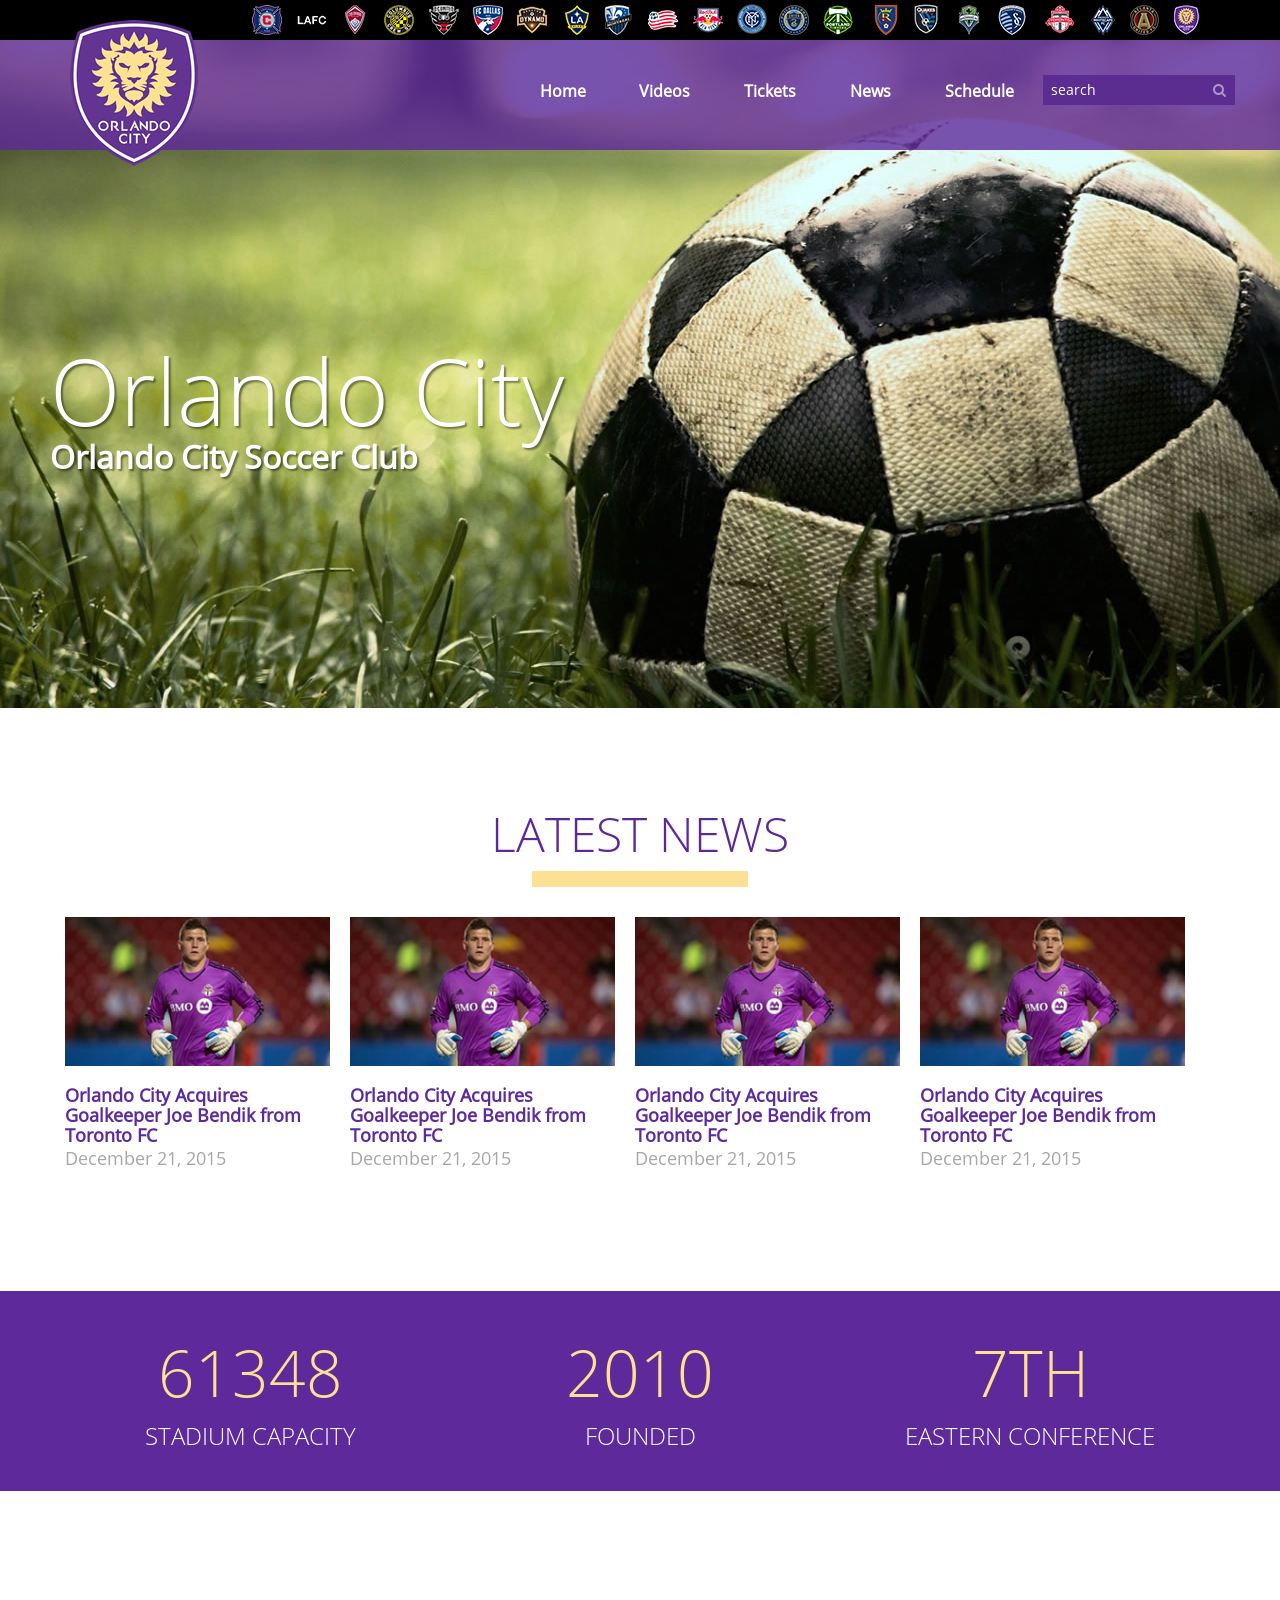
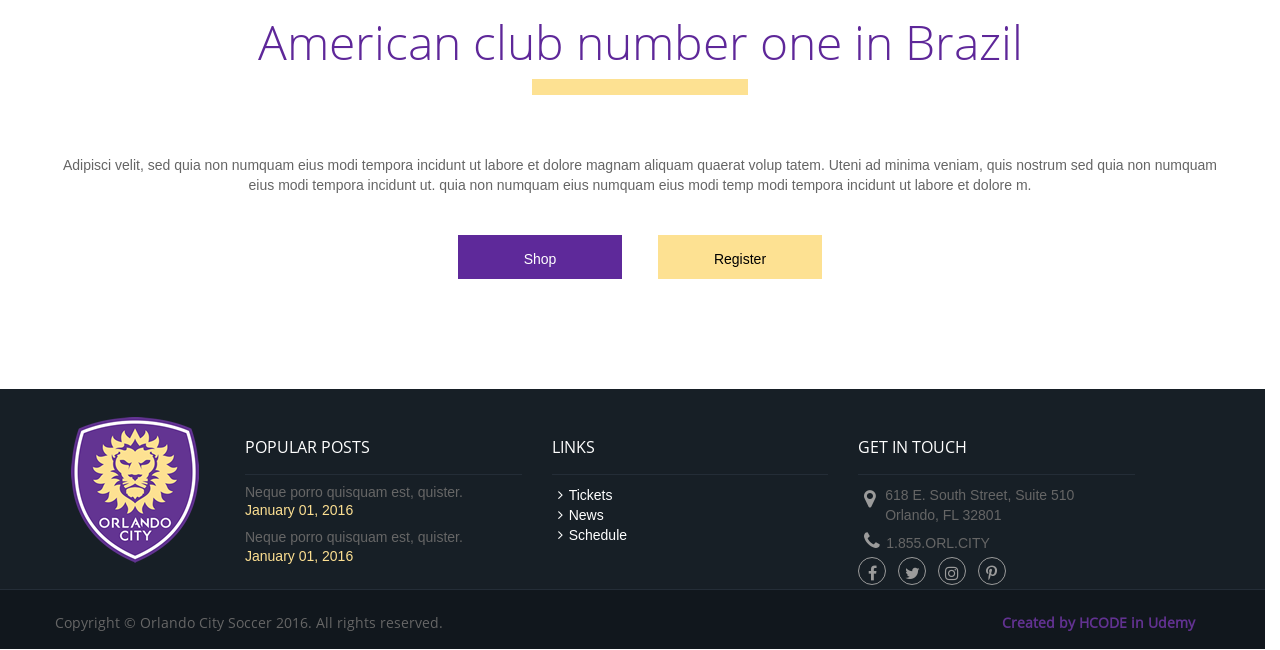
<file: index.html>
<!DOCTYPE html>
<html>
	<head>

		<meta charset="utf-8">
		<title>Orlando City</title>
		<link rel="stylesheet" href="lib/bootstrap/css/bootstrap.min.css">
		<link rel="stylesheet" href="lib/owl.carousel/owl-carousel/owl.carousel.css">
		<link rel="stylesheet" href="https://maxcdn.bootstrapcdn.com/font-awesome/4.5.0/css/font-awesome.min.css">
		<link rel="stylesheet" href="css/orlando.css">

	</head>
	<body>

		<header>
			
			<div class="container">
				<img id="logotipo" src="img/orlando-logo.png" alt="Logotipo">
			</div>

			<div class="header-black">
				
				<div class="container">
				
					<ul class="pull-right">
						<li class="club-01"><a href="#"></a></li>
						<li class="club-02"><a href="#"></a></li>
						<li class="club-03"><a href="#"></a></li>
						<li class="club-04"><a href="#"></a></li>
						<li class="club-05"><a href="#"></a></li>
						<li class="club-06"><a href="#"></a></li>
						<li class="club-07"><a href="#"></a></li>
						<li class="club-08"><a href="#"></a></li>
						<li class="club-09"><a href="#"></a></li>
						<li class="club-10"><a href="#"></a></li>
						<li class="club-11"><a href="#"></a></li>
						<li class="club-12"><a href="#"></a></li>
						<li class="club-13"><a href="#"></a></li>
						<li class="club-14"><a href="#"></a></li>
						<li class="club-15"><a href="#"></a></li>
						<li class="club-16"><a href="#"></a></li>
						<li class="club-17"><a href="#"></a></li>
						<li class="club-18"><a href="#"></a></li>
						<li class="club-19"><a href="#"></a></li>
						<li class="club-20"><a href="#"></a></li>
						<li class="club-21"><a href="#"></a></li>
						<li class="club-22"><a href="#"></a></li>
					</ul>

				</div>

			</div>

			<div class="container">
				
				<div class="row">
					
					<nav id="menu" class="pull-right">
						<ul>
							<li><a href="index.html">Home</a></li>
							<li><a href="videos.html">Videos</a></li>
							<li><a href="#">Tickets</a></li>
							<li><a href="#">News</a></li>
							<li><a href="#">Schedule</a></li>
							<li class="search">
								<div class="input-group">
							      <input type="search" placeholder="search" id="input-search">
							      <span class="input-group-btn">
							        <button type="button"><i class="fa fa-search"></i></button>
							      </span>
							    </div><!-- /input-group -->
							</li>
						</ul>
					</nav>

				</div>

			</div>			

		</header>

		<section>
			
			<div id="banner">
				
				<h1>Orlando City<small>Orlando City Soccer Club</small></h1>

			</div>

			<div id="news" class="container">
				
				<div class="row text-center">
					<h2>Latest News</h2>
					<hr>	
				</div>				

				<div class="row thumbnails">
					<div class="item">
						<div class="item-inner">
							<img src="img/noticia-thumb.jpg" alt="Noticia">
							<h3>Orlando City Acquires Goalkeeper Joe Bendik from Toronto FC</h3>
							<time>December 21, 2015</time>
						</div>
					</div>
					<div class="item">
						<div class="item-inner">
							<img src="img/noticia-thumb.jpg" alt="Noticia">
							<h3>Orlando City Acquires Goalkeeper Joe Bendik from Toronto FC</h3>
							<time>December 21, 2015</time>
						</div>
					</div>
					<div class="item">
						<div class="item-inner">
							<img src="img/noticia-thumb.jpg" alt="Noticia">
							<h3>Orlando City Acquires Goalkeeper Joe Bendik from Toronto FC</h3>
							<time>December 21, 2015</time>
						</div>
					</div>
					<div class="item">
						<div class="item-inner">
							<img src="img/noticia-thumb.jpg" alt="Noticia">
							<h3>Orlando City Acquires Goalkeeper Joe Bendik from Toronto FC</h3>
							<time>December 21, 2015</time>
						</div>
					</div>
					<div class="item">
						<div class="item-inner">
							<img src="img/noticia-thumb.jpg" alt="Noticia">
							<h3>Orlando City Acquires Goalkeeper Joe Bendik from Toronto FC</h3>
							<time>December 21, 2015</time>
						</div>
					</div>
					<div class="item">
						<div class="item-inner">
							<img src="img/noticia-thumb.jpg" alt="Noticia">
							<h3>Orlando City Acquires Goalkeeper Joe Bendik from Toronto FC</h3>
							<time>December 21, 2015</time>
						</div>
					</div>
					<div class="item">
						<div class="item-inner">
							<img src="img/noticia-thumb.jpg" alt="Noticia">
							<h3>Orlando City Acquires Goalkeeper Joe Bendik from Toronto FC</h3>
							<time>December 21, 2015</time>
						</div>
					</div>
					<div class="item">
						<div class="item-inner">
							<img src="img/noticia-thumb.jpg" alt="Noticia">
							<h3>Orlando City Acquires Goalkeeper Joe Bendik from Toronto FC</h3>
							<time>December 21, 2015</time>
						</div>
					</div>
				</div>

			</div>

			<div id="estatisticas">
				
				<div class="container">
					<div class="row">
						<div class="col-md-4">
							<p>61348<small>Stadium Capacity</small></p>
						</div>
						<div class="col-md-4">
							<p>2010<small>Founded</small></p>
						</div>
						<div class="col-md-4">
							<p>7th<small>Eastern Conference</small></p>
						</div>
					</div>
				</div>

			</div>

			<div id="call-to-action">
				
				<div class="container">

					<div class="row text-center">
						<h2>American club number one in Brazil</h2>
						<hr>	
					</div>

					<div class="row">
						
						<p>Adipisci velit, sed quia non numquam eius modi tempora incidunt ut labore et dolore magnam aliquam quaerat volup tatem. Uteni ad minima veniam, quis nostrum sed quia non numquam eius modi tempora incidunt ut. quia non numquam eius numquam eius modi temp modi tempora incidunt ut labore et dolore m.</p>

					</div>
					
					<div class="text-center">
						<div class="row row-max-400">
							
							<div class="col-xs-6">
								<a href="#" class="btn btn-roxo">Shop</a>
							</div>
							<div class="col-xs-6">
								<a href="#" class="btn btn-amarelo">Register</a>
							</div>

						</div>
					</div>

				</div>

			</div>

		</section>

		<footer>
			
			<div class="row row-cinza-claro">
				
				<div class="container">
					
					<div class="row">
						
						<div class="col-md-2 text-center">
							
							<img class="logotipo" src="img/orlando-logo.png" alt="Logotipo">

						</div>
						<div class="col-md-10">
							
							<div class="row row-cols">
								<div class="col-md-4 col-popular-post">
									
									<h4>POPULAR POSTS</h4>

									<ul class="list-unstyled">
										<li>
											<h5>Neque porro quisquam est, quister.</h5>
											<time>January 01, 2016</time>
										</li>
										<li>
											<h5>Neque porro quisquam est, quister.</h5>
											<time>January 01, 2016</time>
										</li>

									</ul>

								</div>
								<div class="col-md-4 col-links">
									
									<h4>LINKS</h4>

									<ul class="list-unstyled">
										<li><a href="#"><i class="fa fa-angle-right"></i>Tickets</a></li>
										<li><a href="#"><i class="fa fa-angle-right"></i>News</a></li>
										<li><a href="#"><i class="fa fa-angle-right"></i>Schedule</a></li>
									</ul>

								</div>
								<div class="col-md-4 col-get-in-touch">
									
									<h4>GET IN TOUCH</h4>

									<address>
										<i class="fa fa-map-marker"></i> <span>618 E. South Street, Suite 510<br/>Orlando, FL 32801</span>
									</address>

									<p><a href="tel:1855ORLCITY"><i class="fa fa-phone"></i>1.855.ORL.CITY</a></p>

									<ul class="list-unstyled list-socials">
										<li>
											<a href="#" target="_blank"><i class="fa fa-facebook"></i></a>
										</li>
										<li>
											<a href="#" target="_blank"><i class="fa fa-twitter"></i></a>
										</li>
										<li>
											<a href="#" target="_blank"><i class="fa fa-instagram"></i></a>
										</li>
										<li>
											<a href="#" target="_blank"><i class="fa fa-pinterest-p"></i></a>
										</li>
									</ul>

								</div>
							</div>

						</div>

					</div>

				</div>

			</div>

			<div class="row row-cinza-escuro">
				
				<div class="container">
					
					<p class="pull-left">Copyright © Orlando City Soccer 2016. All rights reserved.</p>
					<p class="pull-right text-roxo">Created by HCODE in Udemy</p>

				</div>

			</div>

		</footer>

		<script src="lib/jquery/jquery.min.js"></script>
		<script src="lib/owl.carousel/owl-carousel/owl.carousel.min.js"></script>
		<script src="lib/bootstrap/js/bootstrap.min.js"></script>
		<script src="js/efeitos.js"></script>

	</body>
</html>
</file>
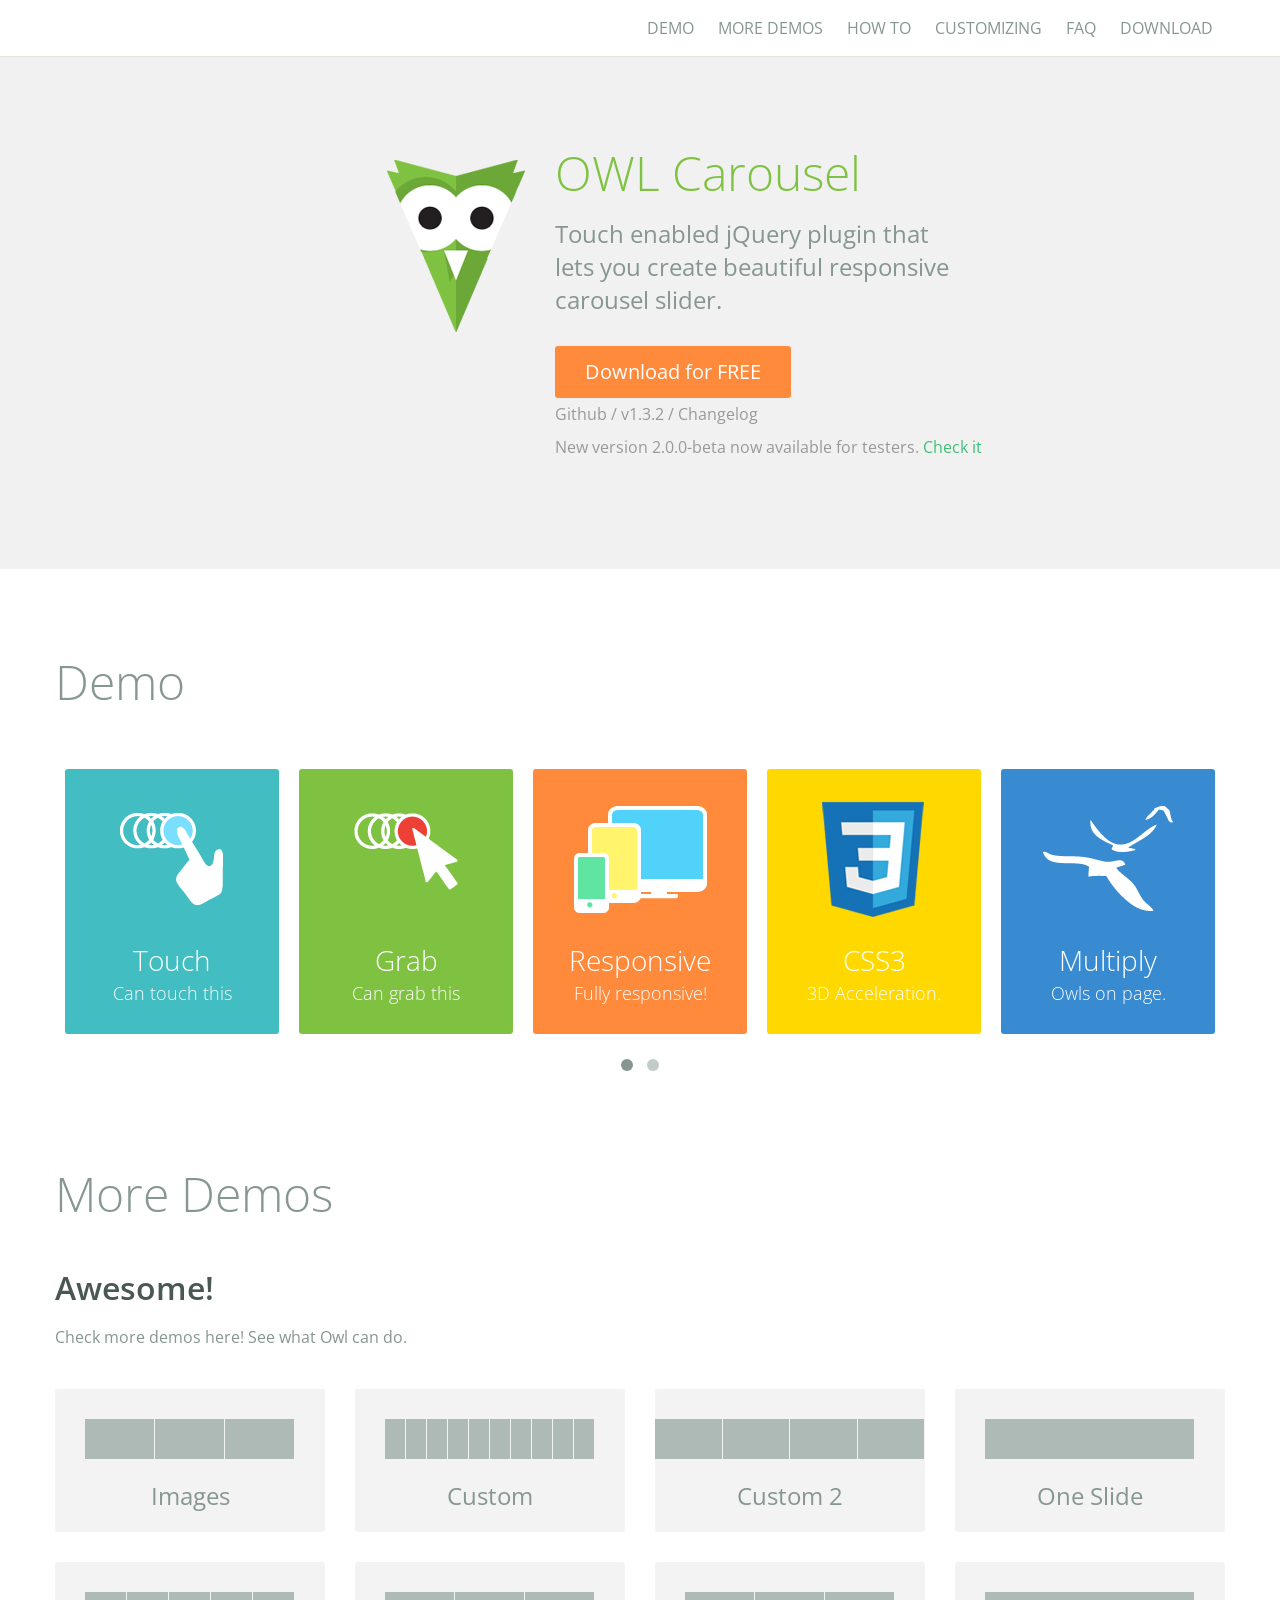
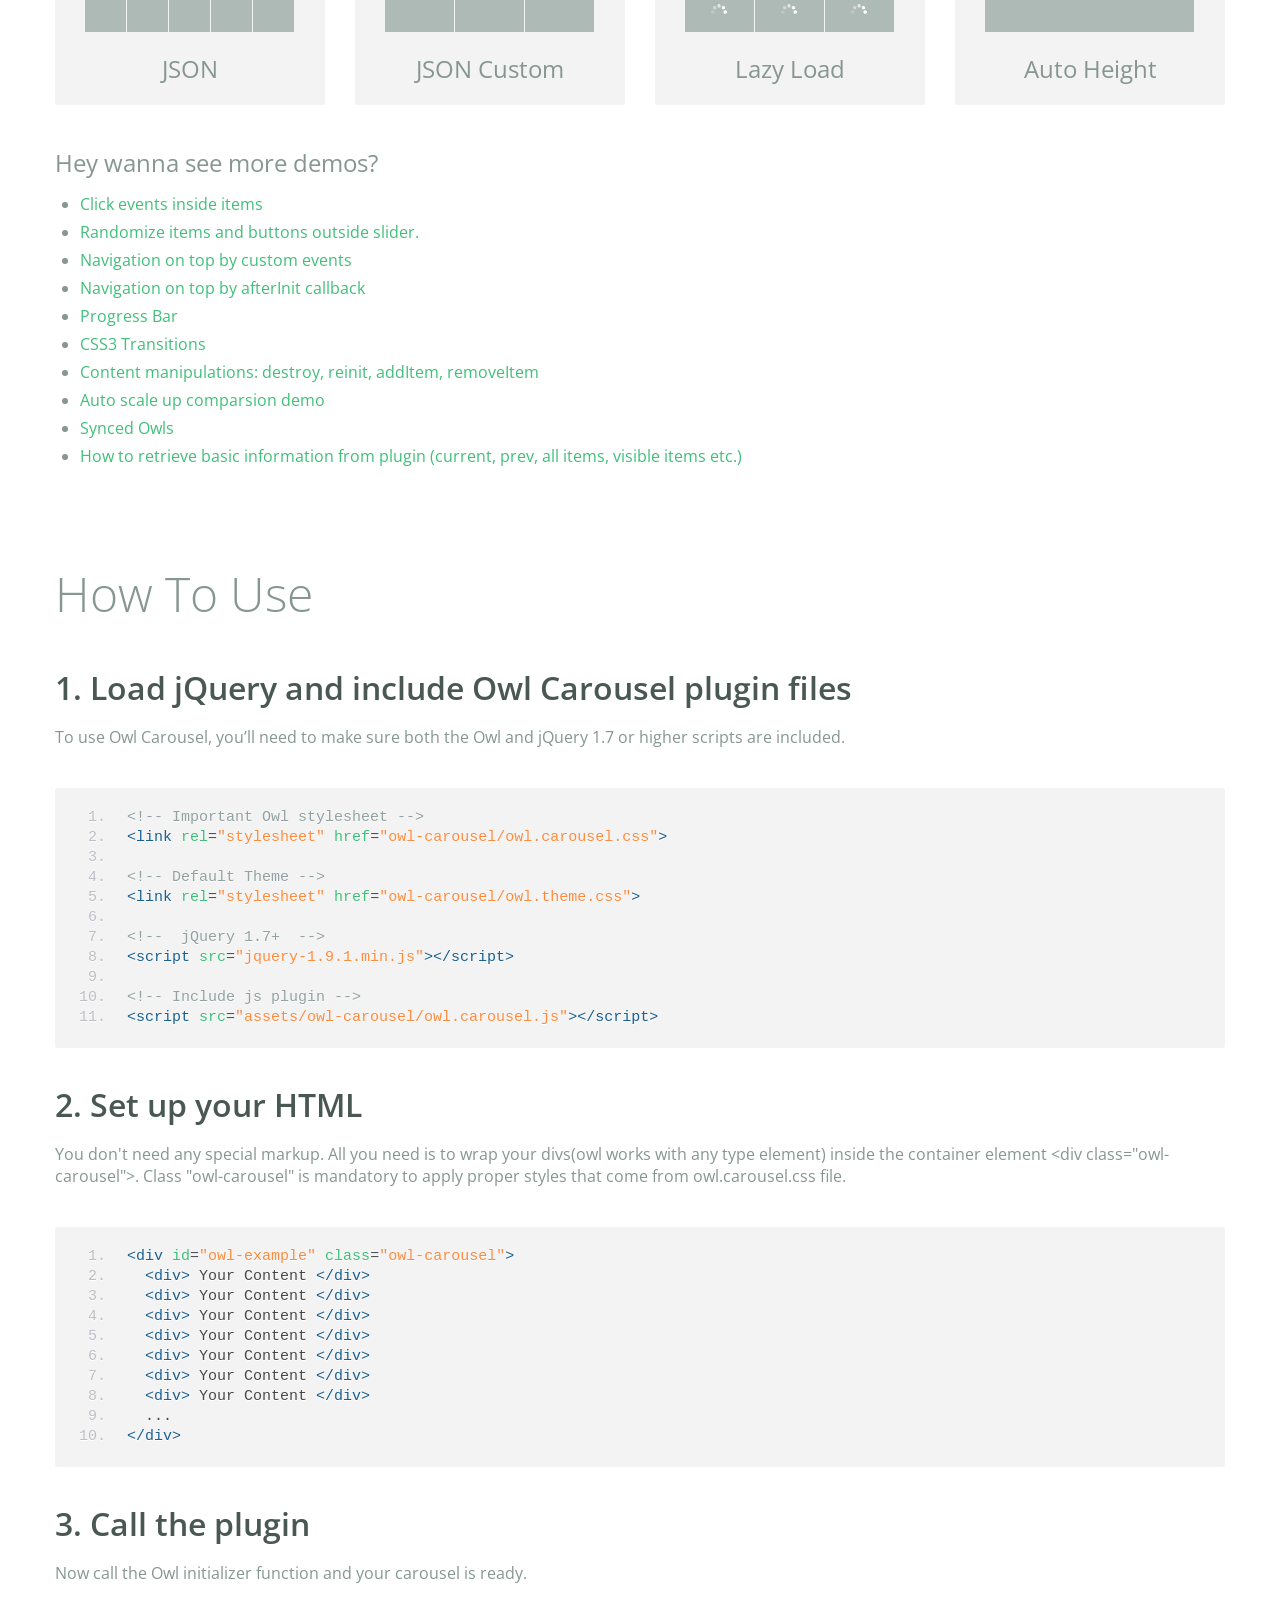
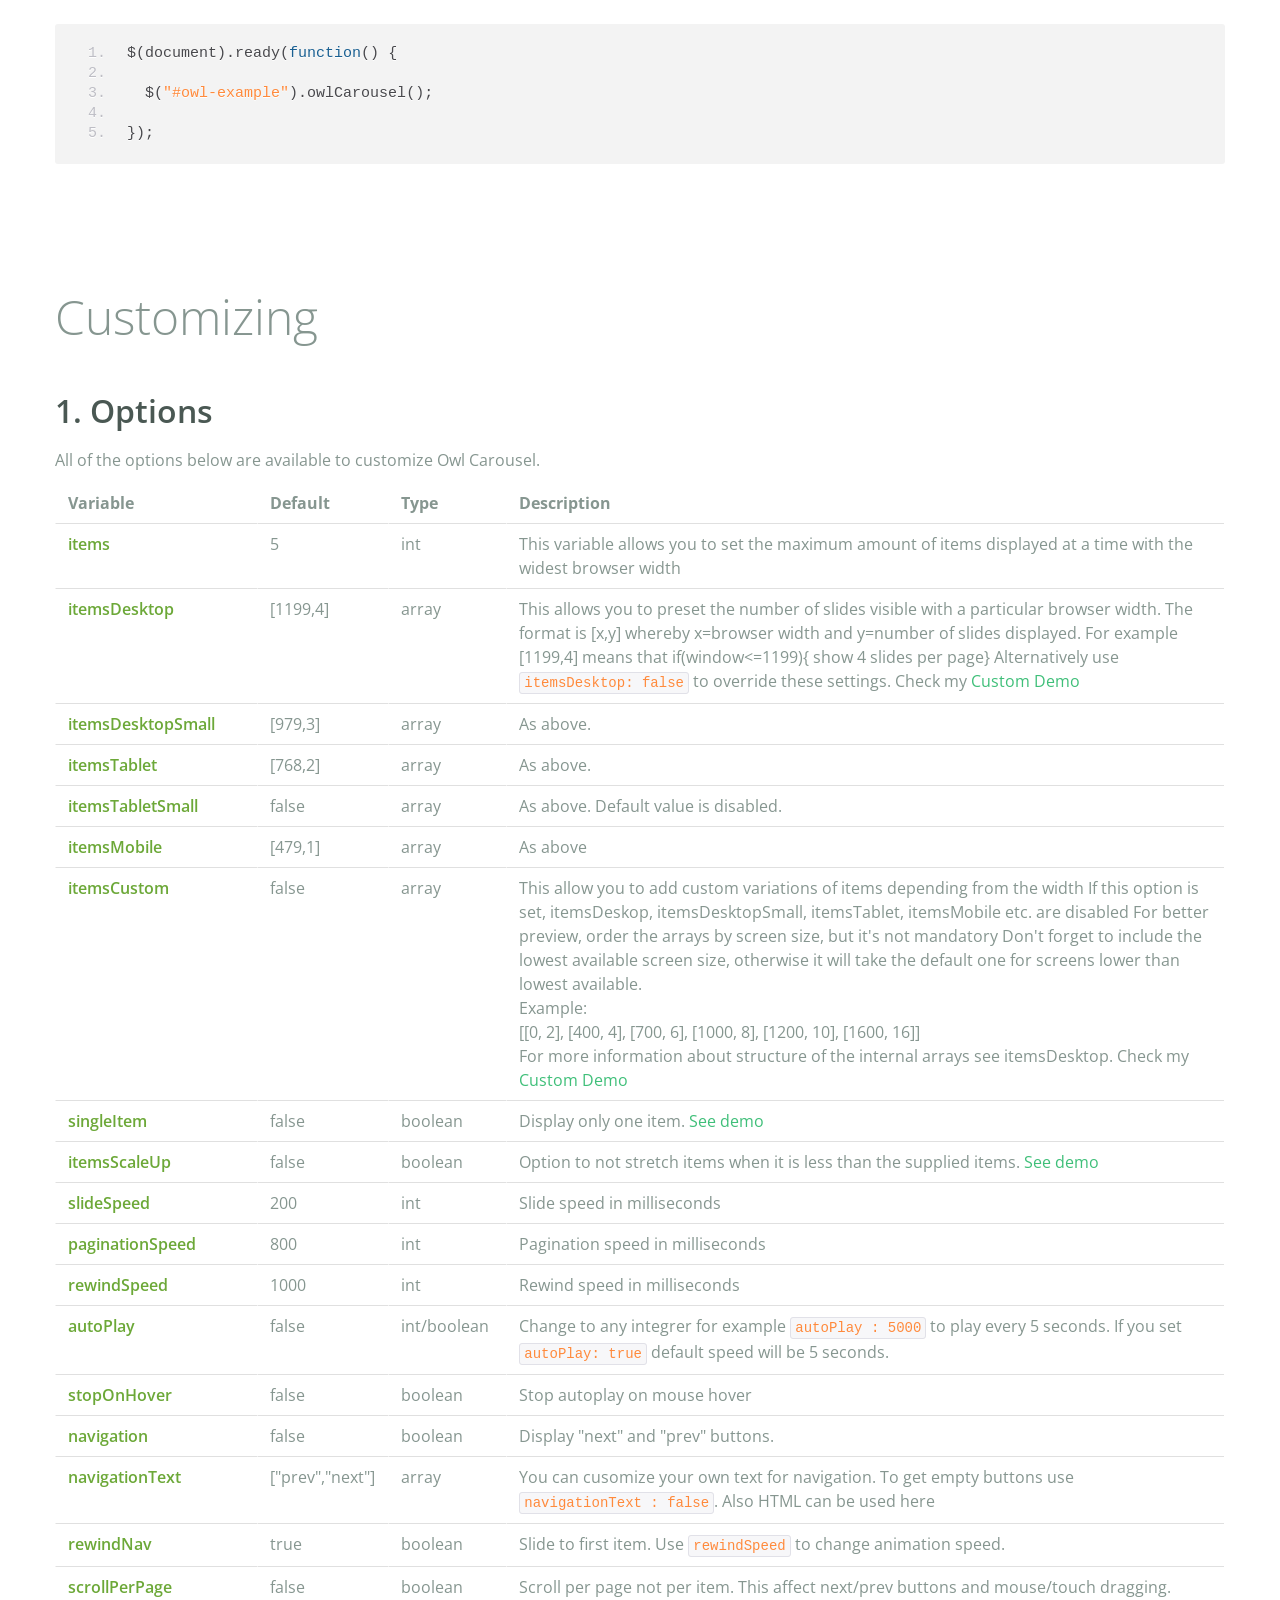
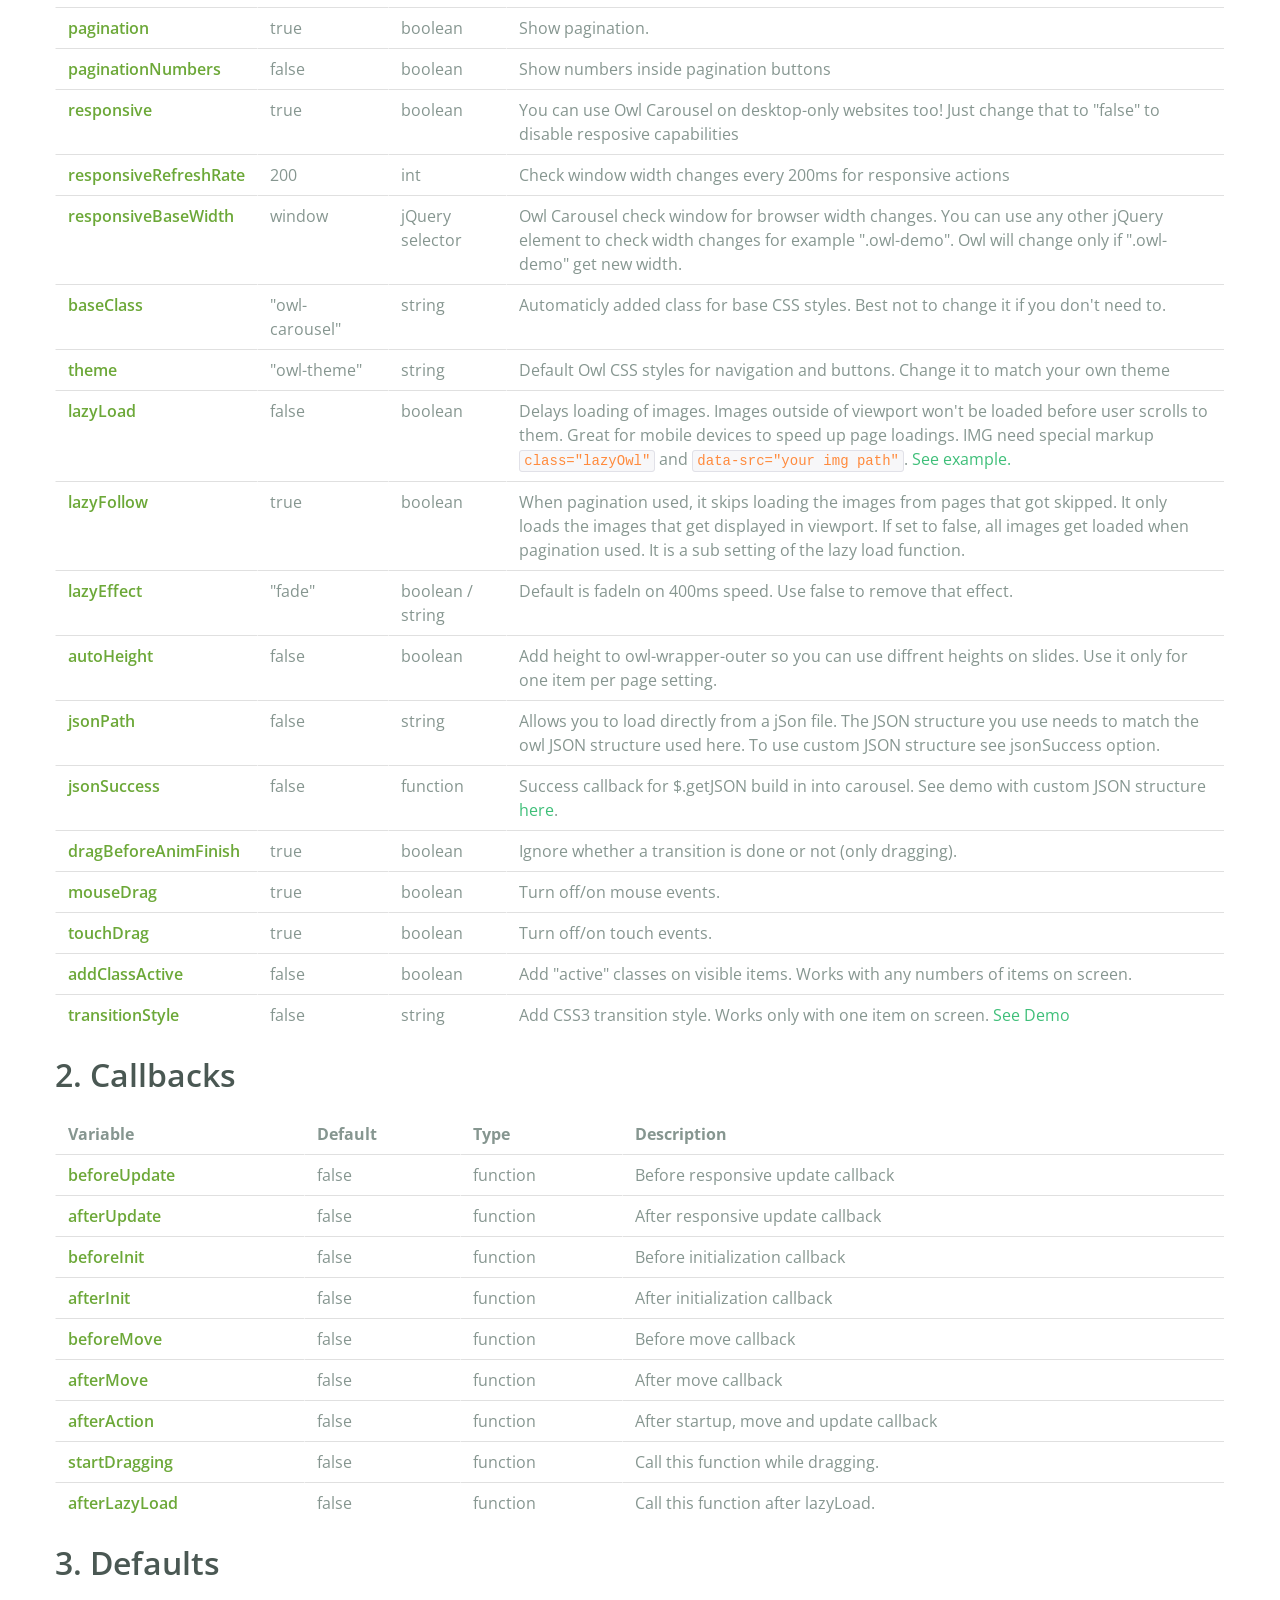
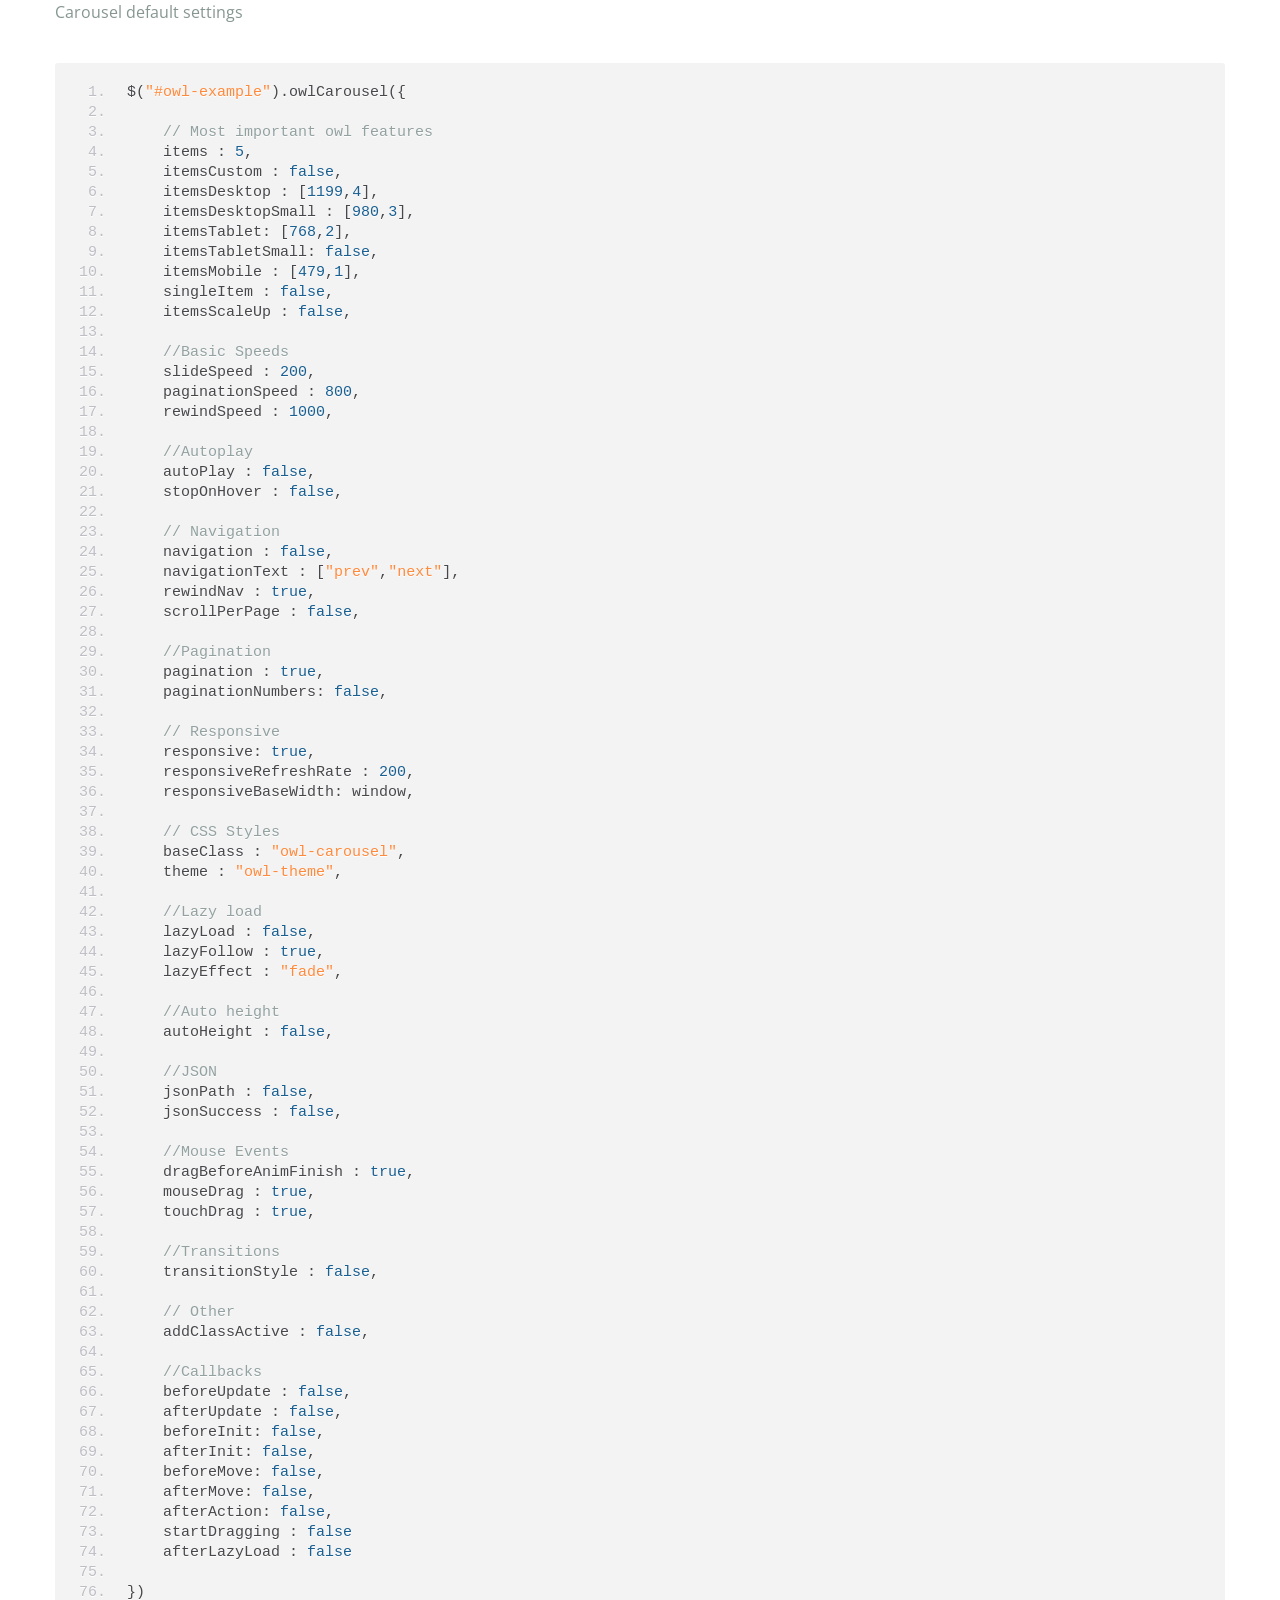
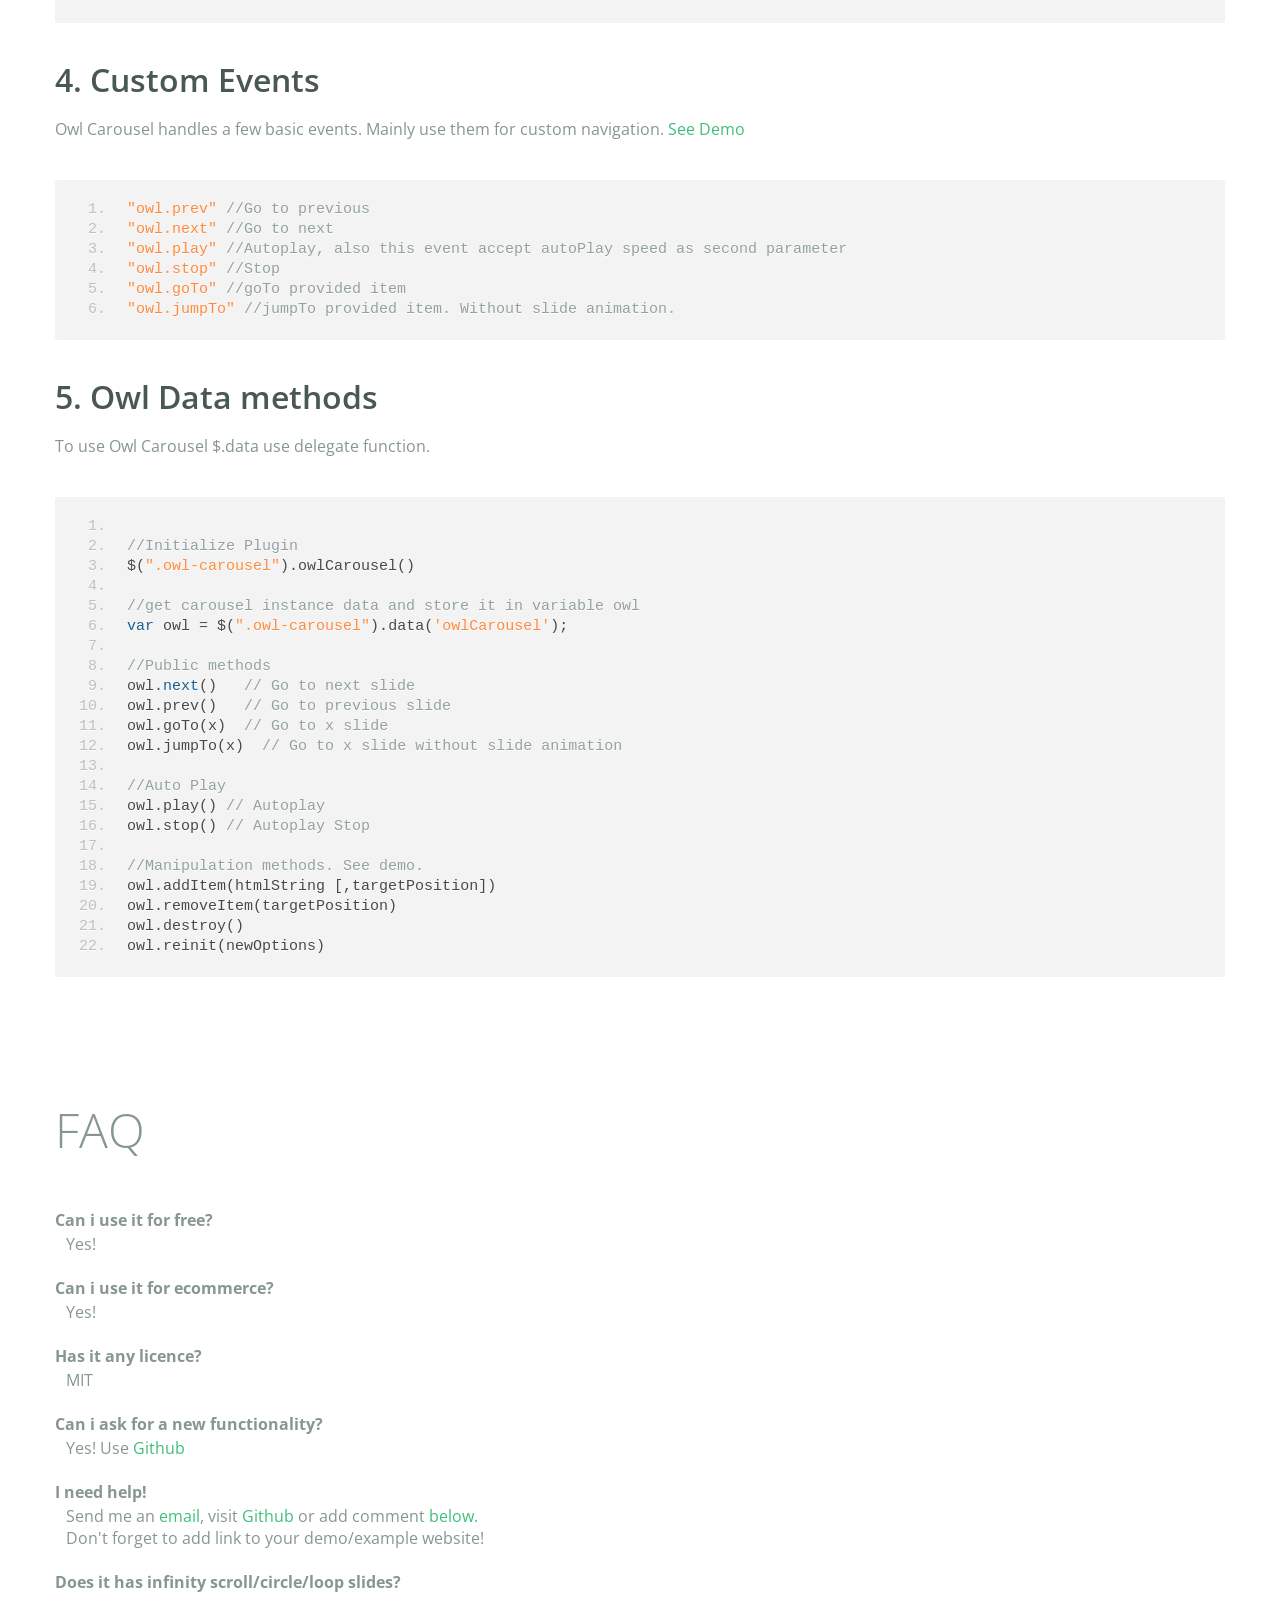
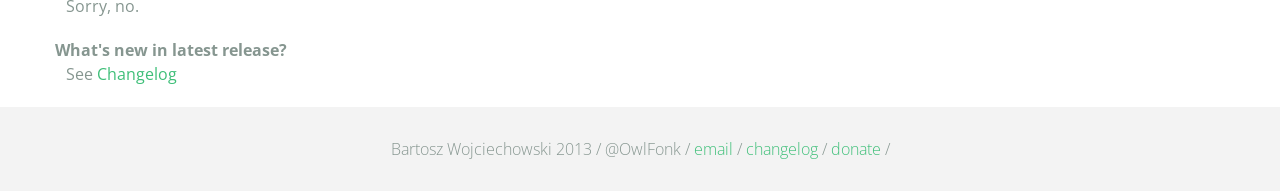
<file: lib/owl.carousel/index.html>
<!DOCTYPE html>
<html lang="en">
  <head>
    <meta charset="utf-8">
    <title>Owl Carousel</title>
    <meta name="viewport" content="width=device-width, initial-scale=1.0">
    <meta name="description" content="jQuery Responsive Carousel - Owl Carusel">
    <meta name="author" content="Bartosz Wojciechowski">
    <meta name="keywords" content="HTML,CSS,JSON,JavaScript, jQuery, Responsive, Design, Owl, Carousel, Free">

    <link href='http://fonts.googleapis.com/css?family=Open+Sans:400italic,400,300,600,700' rel='stylesheet' type='text/css'>
    <link href="assets/css/bootstrapTheme.css" rel="stylesheet">
    <link href="assets/css/custom.css" rel="stylesheet">

    <!-- Owl Carousel Assets -->
    <link href="owl-carousel/owl.carousel.css" rel="stylesheet">
    <link href="owl-carousel/owl.theme.css" rel="stylesheet">

    <!-- Prettify -->
    <link href="assets/js/google-code-prettify/prettify.css" rel="stylesheet">

    <!-- Le fav and touch icons -->
    <link rel="apple-touch-icon-precomposed" sizes="144x144" href="assets/ico/apple-touch-icon-144-precomposed.png">
    <link rel="apple-touch-icon-precomposed" sizes="114x114" href="assets/ico/apple-touch-icon-114-precomposed.png">
      <link rel="apple-touch-icon-precomposed" sizes="72x72" href="assets/ico/apple-touch-icon-72-precomposed.png">
                    <link rel="apple-touch-icon-precomposed" href="assets/ico/apple-touch-icon-57-precomposed.png">
                                   <link rel="shortcut icon" href="assets/ico/favicon.png">
  </head>
  <body>
      <div id="top-nav" class="navbar navbar-fixed-top">
        <div class="navbar-inner">
          <div class="container">
            <button type="button" class="btn btn-navbar" data-toggle="collapse" data-target=".nav-collapse">
            <span class="icon-bar"></span>
            <span class="icon-bar"></span>
            <span class="icon-bar"></span>
          </button>
            <div class="nav-collapse collapse">
            <ul class="nav pull-right">
              <li><a href="#demo">Demo</a></li>
              <li><a href="#more-demos">More Demos</a></li>
              <li><a href="#how-to">How To</a></li>
              <li><a href="#customizing">Customizing</a></li>
              <li><a href="#faq">FAQ</a></li>
              <li><a href="owl.carousel.zip" class="download" data-spy="affix" data-offset-top="450">Download</a></li>
            </ul>
            </div>
          </div>
        </div>
      </div>

      <div id="header">
        <div class="container">
          <div class="row">
            <div class="span5">
                <img class="logo" src="assets/img/owl-logo.png" alt="Owl Logo">
              </div>
            <div class="span7">
              <h1>OWL Carousel </h1>
              <h3>Touch enabled jQuery plugin that lets you create beautiful responsive carousel slider.</h3>
              <a class="btn btn-success btn-large" href="owl.carousel.zip">Download for FREE</a>
              <p class="muted"><a class="muted" href="https://github.com/OwlFonk/OwlCarousel">Github</a> / v1.3.2 / <a class="muted" href="changelog.html">Changelog</a></p> 
              <p class="muted">New version 2.0.0-beta now available for testers. <a href="http://www.owlgraphic.com/owlcarousel2/">Check it</a></p>
            </div>
          </div>
        </div>
      </div>

      <div id="demo">
        <div class="container">
          <div class="row">
            <div class="span12">
              <h1>Demo</h1>
            </div>
          </div>

          <div class="row">
            <div class="span12">

              <div id="owl-example" class="owl-carousel">

                <div class="item darkCyan">
                  <img src="assets/img/demo-slides/touch.png" alt="Touch">
                    <h3>Touch</h3>
                    <h4>Can touch this</h4>
                </div>
                <div class="item forestGreen">
                  <img src="assets/img/demo-slides/grab.png" alt="Grab">
                    <h3>Grab</h3>
                    <h4>Can grab this</h4>
                </div>
                <div class="item orange">
                  <img src="assets/img/demo-slides/responsive.png" alt="Responsive">
                    <h3>Responsive</h3>
                    <h4>Fully responsive!</h4>
                </div>

                <div class="item yellow">
                  <img src="assets/img/demo-slides/css3.png" alt="CSS3">
                    <h3>CSS3</h3>
                    <h4>3D Acceleration.</h4>
                </div>

                <div class="item dodgerBlue">
                  <img src="assets/img/demo-slides/multi.png" alt="Multi">
                    <h3>Multiply</h3>
                    <h4>Owls on page.</h4>
                </div>

                <div class="item skyBlue">
                  <img src="assets/img/demo-slides/modern.png" alt="Modern Browsers">
                    <h3>Modern</h3>
                    <h4>Browsers Compatibility</h4>
                </div>

                <div class="item zombieGreen">
                  <img src="assets/img/demo-slides/zombie.png" alt="Zombie Browsers - old ones">
                    <h3>Zombie</h3>
                    <h4>Browsers Compatibility</h4>
                </div>

                <div class="item violet">
                  <img src="assets/img/demo-slides/controls.png" alt="Take Control">
                    <h3>Take Control</h3>
                    <h4>The way you like</h4>
                </div>

                <div class="item yellowLight">
                  <img src="assets/img/demo-slides/feather.png" alt="Light">
                    <h3>Light</h3>
                    <h4>As a feather</h4>
                </div>

                <div class="item steelGray">
                  <img src="assets/img/demo-slides/tons.png" alt="Tons of Opotions">
                    <h3>Tons</h3>
                    <h4>of options</h4>
                </div>

              </div>


            </div>
          </div>

        </div>
      </div>

    <div id="more-demos">
      <div class="container">

        <div class="row">
          <div class="span12">
            <h1>More Demos</h1>
            <h2>Awesome!</h2>
            <p>Check more demos here! See what Owl can do.</p>
          </div>
        </div>

        <div class="row demos-row">
          <div class="span3">
            <a href="demos/images.html" class="demo-box">
              <div class="demo-wrapper demo-images clearfix">
                <div class="demo-slide"><div class="bg"></div></div>
                <div class="demo-slide"><div class="bg"></div></div>
                <div class="demo-slide"><div class="bg"></div></div>
              </div>
              <h3>Images</h3>
            </a>
          </div>

          <div class="span3">
            <a href="demos/custom.html" class="demo-box">
              <div class="demo-wrapper demo-custom clearfix">
                <div class="demo-slide"><div class="bg"></div></div>
                <div class="demo-slide"><div class="bg"></div></div>
                <div class="demo-slide"><div class="bg"></div></div>
                <div class="demo-slide"><div class="bg"></div></div>
                <div class="demo-slide"><div class="bg"></div></div>
                <div class="demo-slide"><div class="bg"></div></div>
                <div class="demo-slide"><div class="bg"></div></div>
                <div class="demo-slide"><div class="bg"></div></div>
                <div class="demo-slide"><div class="bg"></div></div>
                <div class="demo-slide"><div class="bg"></div></div>
              </div>
              <h3>Custom</h3>
            </a>
          </div>

          <div class="span3">
            <a href="demos/itemsCustom.html" class="demo-box">
              <div class="demo-wrapper demo-full clearfix">
                <div class="demo-slide"><div class="bg"></div></div>
                <div class="demo-slide"><div class="bg"></div></div>
                <div class="demo-slide"><div class="bg"></div></div>
                <div class="demo-slide"><div class="bg"></div></div>
              </div>
              <h3>Custom 2</h3>
            </a>
          </div>

          <div class="span3">
            <a href="demos/one.html" class="demo-box">
              <div class="demo-wrapper demo-one clearfix">
                <div class="demo-slide"><div class="bg"></div></div>
              </div>
              <h3>One Slide</h3>
            </a>
          </div>

        </div>
        <div class="row demos-row">
          <div class="span3">
            <a href="demos/json.html" class="demo-box">
              <div class="demo-wrapper demo-Json clearfix">
                <div class="demo-slide"><div class="bg"></div></div>
                <div class="demo-slide"><div class="bg"></div></div>
                <div class="demo-slide"><div class="bg"></div></div>
                <div class="demo-slide"><div class="bg"></div></div>
                <div class="demo-slide"><div class="bg"></div></div>
              </div>
              <h3>JSON</h3>
            </a>
          </div>

          <div class="span3">
            <a href="demos/customJson.html" class="demo-box">
              <div class="demo-wrapper demo-Json-custom clearfix">
                <div class="demo-slide"><div class="bg"></div></div>
                <div class="demo-slide"><div class="bg"></div></div>
                <div class="demo-slide"><div class="bg"></div></div>
              </div>
              <h3>JSON Custom</h3>
            </a>
          </div>

          <div class="span3">
            <a href="demos/lazyLoad.html" class="demo-box">
              <div class="demo-wrapper demo-lazy clearfix">
                <div class="demo-slide"><div class="bg"></div></div>
                <div class="demo-slide"><div class="bg"></div></div>
                <div class="demo-slide"><div class="bg"></div></div>
              </div>
              <h3>Lazy Load</h3>
            </a>
          </div>

          <div class="span3">
            <a href="demos/autoHeight.html" class="demo-box">
              <div class="demo-wrapper demo-height clearfix">
                <div class="demo-slide"><div class="bg"></div></div>
              </div>
              <h3>Auto Height</h3>
            </a>
          </div>

          
        </div>

        <div class="row">
          <div class="span12">
            <h3>Hey wanna see more demos?</h3>
            <ul>
              <li>
                <a href="demos/click.html">Click events inside items</a>
              </li>
              <li>
                <a href="demos/randomOrder.html">Randomize items and buttons outside slider.</a>
              </li>
              <li>
                <a href="demos/navOnTop.html">Navigation on top by custom events</a>
              </li>
              <li>
                <a href="demos/navOnTop2.html">Navigation on top by afterInit callback</a>
              </li>
              <li>
                <a href="demos/progressBar.html">Progress Bar</a>
              </li>
              <li>
                <a href="demos/transitions.html">CSS3 Transitions</a>
              </li>
              <li>
                <a href="demos/manipulations.html">Content manipulations: destroy, reinit, addItem, removeItem</a>
              </li>
              <li>
                <a href="demos/scaleup.html">Auto scale up comparsion demo</a>
              </li>
              <li>
                <a href="demos/sync.html">Synced Owls</a>
              </li>
              <li>
                <a href="demos/owlStatus.html">How to retrieve basic information from plugin (current, prev, all items, visible items etc.)</a>
              </li>
            </ul>
            
          </div>
        </div>


      </div>
    </div>

    <div id="how-to">
      <div class="container">
        <div class="row">
          <div class="span12">
            <h1>How To Use</h1>
            <h2>1. Load jQuery and include Owl Carousel plugin files</h2>
            <p>To use Owl Carousel, you’ll need to make sure both the Owl and jQuery 1.7 or higher scripts are included.</p>
<pre class="pre-show prettyprint linenums">
&lt;!-- Important Owl stylesheet --&gt;
&lt;link rel="stylesheet" href="owl-carousel/owl.carousel.css"&gt;

&lt;!-- Default Theme --&gt;
&lt;link rel="stylesheet" href="owl-carousel/owl.theme.css"&gt;

&lt;!--  jQuery 1.7+  --&gt;
&lt;script src="jquery-1.9.1.min.js"&gt;&lt;/script&gt;

&lt;!-- Include js plugin --&gt;
&lt;script src="assets/owl-carousel/owl.carousel.js"&gt;&lt;/script&gt;
</pre>
          <h2>2. Set up your HTML</h2>
          <p>You don't need any special markup. All you need is to wrap your divs(owl works with any type element) inside the container element &lt;div class="owl-carousel"&gt;. Class "owl-carousel" is mandatory to apply proper styles that come from owl.carousel.css file.</p>
<pre class="pre-show prettyprint linenums">
&lt;div id="owl-example" class="owl-carousel"&gt;
  &lt;div&gt; Your Content &lt;/div&gt;
  &lt;div&gt; Your Content &lt;/div&gt;
  &lt;div&gt; Your Content &lt;/div&gt;
  &lt;div&gt; Your Content &lt;/div&gt;
  &lt;div&gt; Your Content &lt;/div&gt;
  &lt;div&gt; Your Content &lt;/div&gt;
  &lt;div&gt; Your Content &lt;/div&gt;
  ...
&lt;/div>
</pre>    
          <h2>3. Call the plugin</h2>
          <p>Now call the Owl initializer function and your carousel is ready.</p>
<pre class="pre-show prettyprint linenums">
$(document).ready(function() {

  $("#owl-example").owlCarousel();

});
</pre>  
          </div>
        </div>
      </div>
    </div>


    <div id="customizing">
      <div class="container">
        <div class="row">
          <div class="span12">
            <h1>Customizing</h1>
            <h2>1. Options</h2>
            <p>All of the options below are available to customize Owl Carousel.</p> 
            <table class="table hp-table table-bordered table-striped">
              <thead>
                <tr>
                  <th>Variable</th>
                  <th>Default</th>
                  <th>Type</th>
                  <th>Description</th>
                </tr>
              </thead>
              <tbody>
                <tr>
                  <td><span class="text-emp">items</span></td>
                  <td>5</td>
                  <td>int</td>
                  <td>This variable allows you to set the maximum amount of items displayed at a time with the widest browser width</td>
                </tr>
                 <tr>
                  <td><span class="text-emp">itemsDesktop</span></td>
                  <td>[1199,4]</td>
                  <td>array</td>
                  <td>This allows you to preset the number of slides visible with a particular browser width. The format is [x,y] whereby x=browser width and y=number of slides displayed. For example [1199,4] means that if(window&lt;=1199){ show 4 slides per page}
                    Alternatively use <code>itemsDesktop: false</code> to override these settings. Check my <a href="demos/custom.html">Custom Demo</a></td>
                </tr>
                <tr>
                  <td><span class="text-emp">itemsDesktopSmall</span></td>
                  <td>[979,3]</td>
                  <td>array</td>
                  <td>As above.</td>
                </tr>
                <tr>
                  <td><span class="text-emp">itemsTablet</span></td>
                  <td>[768,2]</td>
                  <td>array</td>
                  <td>As above.</td>
                </tr>
                <tr>
                  <td><span class="text-emp">itemsTabletSmall</span></td>
                  <td>false</td>
                  <td>array</td>
                  <td>As above. Default value is disabled.</td>
                </tr>
                <tr>
                  <td><span class="text-emp">itemsMobile</span></td>
                  <td>[479,1]</td>
                  <td>array</td>
                  <td>As above</td>
                </tr>
                <tr>
                  <td><span class="text-emp">itemsCustom</span></td>
                  <td>false</td>
                  <td>array</td>
                  <td>
                    This allow you to add custom variations of items depending from the width
                    If this option is set, itemsDeskop, itemsDesktopSmall, itemsTablet, itemsMobile etc. are disabled
                    For better preview, order the arrays by screen size, but it's not mandatory
                    Don't forget to include the lowest available screen size, otherwise it will take the default one for screens lower than lowest available.
                    <br />Example:<br /> [[0, 2], [400, 4], [700, 6], [1000, 8], [1200, 10], [1600, 16]]<br />
                    For more information about structure of the internal arrays see itemsDesktop. Check my <a href="demos/custom.html">Custom Demo</a></td>
                </tr>
                <tr>
                  <td><span class="text-emp">singleItem</span></td>
                  <td>false</td>
                  <td>boolean</td>
                  <td>Display only one item. <a href="demos/one.html">See demo</a></td>
                </tr>
                <tr>
                  <td><span class="text-emp">itemsScaleUp</span></td>
                  <td>false</td>
                  <td>boolean</td>
                  <td>Option to not stretch items when it is less than the supplied items. <a href="demos/scaleup.html">See demo</a></td>
                </tr>
                <tr>
                  <td><span class="text-emp">slideSpeed</span></td>
                  <td>200</td>
                  <td>int</td>
                  <td>Slide speed in milliseconds</td>
                </tr>
                <tr>
                  <td><span class="text-emp">paginationSpeed</span></td>
                  <td>800</td>
                  <td>int</td>
                  <td>Pagination speed in milliseconds</td>
                </tr>
                <tr>
                  <td><span class="text-emp">rewindSpeed</span></td>
                  <td>1000</td>
                  <td>int</td>
                  <td>Rewind speed in milliseconds</td>
                </tr>
                <tr>
                  <td><span class="text-emp">autoPlay</span></td>
                  <td>false</td>
                  <td>int/boolean</td>
                  <td>Change to any integrer for example <code>autoPlay : 5000</code> to play every 5 seconds. If you set <code>autoPlay: true</code> default speed will be 5 seconds.</td>
                </tr>
                <tr>
                <tr>
                  <td><span class="text-emp">stopOnHover</span></td>
                  <td>false</td>
                  <td>boolean</td>
                  <td>Stop autoplay on mouse hover</td>
                </tr>
                <tr>
                <tr>
                  <td><span class="text-emp">navigation</span></td>
                  <td>false</td>
                  <td>boolean</td>
                  <td>Display "next" and "prev" buttons.</td>
                </tr>
                <tr>
                  <td><span class="text-emp">navigationText</span></td>
                  <td>["prev","next"]</td>
                  <td>array</td>
                  <td>You can cusomize your own text for navigation. To get empty buttons use <code>navigationText : false</code>. Also HTML can be used here</td>
                </tr>
                <tr>
                  <td><span class="text-emp">rewindNav</span></td>
                  <td>true</td>
                  <td>boolean</td>
                  <td>Slide to first item. Use <code>rewindSpeed</code> to change animation speed. </td>
                </tr>
                <tr>
                  <td><span class="text-emp">scrollPerPage</span></td>
                  <td>false</td>
                  <td>boolean</td>
                  <td>Scroll per page not per item. This affect next/prev buttons and mouse/touch dragging.</td>
                </tr>
                <tr>
                  <td><span class="text-emp">pagination</span></td>
                  <td>true</td>
                  <td>boolean</td>
                  <td>Show pagination.</td>
                </tr>
                <tr>
                  <td><span class="text-emp">paginationNumbers</span></td>
                  <td>false</td>
                  <td>boolean</td>
                  <td>Show numbers inside pagination buttons</td>
                </tr>
                <tr>
                  <td><span class="text-emp">responsive</span></td>
                  <td>true</td>
                  <td>boolean</td>
                  <td>You can use Owl Carousel on desktop-only websites too! Just change that to "false" to disable resposive capabilities</td>
                </tr>
                <tr>
                  <td><span class="text-emp">responsiveRefreshRate</span></td>
                  <td>200</td>
                  <td>int</td>
                  <td>Check window width changes every 200ms for responsive actions</td>
                </tr>
                <tr>
                  <td><span class="text-emp">responsiveBaseWidth</span></td>
                  <td>window</td>
                  <td>jQuery selector</td>
                  <td>Owl Carousel check window for browser width changes. You can use any other jQuery element to check width changes for example ".owl-demo". Owl will change only if ".owl-demo" get new width.</td>
                </tr>
                <tr>
                  <td><span class="text-emp">baseClass</span></td>
                  <td>"owl-carousel"</td>
                  <td>string</td>
                  <td>Automaticly added class for base CSS styles. Best not to change it if you don't need to.</td>
                </tr>
                <tr>
                  <td><span class="text-emp">theme</span></td>
                  <td>"owl-theme"</td>
                  <td>string</td>
                  <td>Default Owl CSS styles for navigation and buttons. Change it to match your own theme</td>
                </tr>
                <tr>
                  <td><span class="text-emp">lazyLoad</span></td>
                  <td>false</td>
                  <td>boolean</td>
                  <td>Delays loading of images. Images outside of viewport won't be loaded before user scrolls to them. Great for mobile devices to speed up page loadings. IMG need special markup <code>class="lazyOwl"</code> and <code>data-src="your img path"</code>. <a href="demos/lazyLoad.html">See example.</a></td>
                </tr>
                <tr>
                  <td><span class="text-emp">lazyFollow</span></td>
                  <td>true</td>
                  <td>boolean</td>
                  <td>When pagination used, it skips loading the images from pages that got skipped. It only loads the images that get displayed in viewport. If set to false, all images get loaded when pagination used. It is a sub setting of the lazy load function.</td>
                </tr>
                <tr>
                  <td><span class="text-emp">lazyEffect</span></td>
                  <td>"fade"</td>
                  <td>boolean / string</td>
                  <td>Default is fadeIn on 400ms speed. Use false to remove that effect.</td>
                </tr>
                <tr>
                  <td><span class="text-emp">autoHeight</span></td>
                  <td>false</td>
                  <td>boolean</td>
                  <td>Add height to owl-wrapper-outer so you can use diffrent heights on slides. Use it only for one item per page setting.</td>
                </tr>
                <tr>
                  <td><span class="text-emp">jsonPath</span></td>
                  <td>false</td>
                  <td>string</td>
                  <td>Allows you to load directly from a jSon file. The JSON structure you use needs to match the owl JSON structure used here. To use custom JSON structure see jsonSuccess option.</td>
                </tr>
                <tr>
                  <td><span class="text-emp">jsonSuccess</span></td>
                  <td>false</td>
                  <td>function</td>
                  <td>Success callback for $.getJSON build in into carousel. See demo with custom JSON structure <a href="demos/customJson.html">here</a>. </td>
                </tr>
                <tr>
                  <td><span class="text-emp">dragBeforeAnimFinish</span></td>
                  <td>true</td>
                  <td>boolean</td>
                  <td>Ignore whether a transition is done or not (only dragging).</td>
                </tr>
                <tr>
                  <td><span class="text-emp">mouseDrag</span></td>
                  <td>true</td>
                  <td>boolean</td>
                  <td>Turn off/on mouse events.</td>
                </tr>
                <tr>
                  <td><span class="text-emp">touchDrag</span></td>
                  <td>true</td>
                  <td>boolean</td>
                  <td>Turn off/on touch events.</td>
                </tr>
                <tr>
                  <td><span class="text-emp">addClassActive</span></td>
                  <td>false</td>
                  <td>boolean</td>
                  <td>Add "active" classes on visible items. Works with any numbers of items on screen.</td>
                </tr>
                <tr>
                  <td><span class="text-emp">transitionStyle</span></td>
                  <td>false</td>
                  <td>string</td>
                  <td>Add CSS3 transition style. Works only with one item on screen. <a href="demos/transitions.html">See Demo</a></td>
                </tr>
              </tbody>
            </table>
            <h2>2. Callbacks</h2>
            <table class="table hp-table table-bordered table-striped">
              <thead>
                <tr>
                  <th>Variable</th>
                  <th>Default</th>
                  <th>Type</th>
                  <th>Description</th>
                </tr>
              </thead>
              <tbody>
                <tr>
                  <td><span class="text-emp">beforeUpdate</span></td>
                  <td>false</td>
                  <td>function</td>
                  <td>Before responsive update callback</td>
                </tr>
                <tr>
                  <td><span class="text-emp">afterUpdate</span></td>
                  <td>false</td>
                  <td>function</td>
                  <td>After responsive update callback</td>
                </tr>
                <tr>
                  <td><span class="text-emp">beforeInit</span></td>
                  <td>false</td>
                  <td>function</td>
                  <td>Before initialization callback</td>
                </tr>
                <tr>
                  <td><span class="text-emp">afterInit</span></td>
                  <td>false</td>
                  <td>function</td>
                  <td>After initialization callback</td>
                </tr>
                <tr>
                  <td><span class="text-emp">beforeMove</span></td>
                  <td>false</td>
                  <td>function</td>
                  <td>Before move callback</td>
                </tr>
                <tr>
                  <td><span class="text-emp">afterMove</span></td>
                  <td>false</td>
                  <td>function</td>
                  <td>After move callback</td>
                </tr>
                <tr>
                  <td><span class="text-emp">afterAction</span></td>
                  <td>false</td>
                  <td>function</td>
                  <td>After startup, move and update callback</td>
                </tr>
                <tr>
                  <td><span class="text-emp">startDragging</span></td>
                  <td>false</td>
                  <td>function</td>
                  <td>Call this function while dragging.</td>
                </tr>
                <tr>
                  <td><span class="text-emp">afterLazyLoad</span></td>
                  <td>false</td>
                  <td>function</td>
                  <td>Call this function after lazyLoad.</td>
                </tr>
              </tbody>
            </table>

              <h2>3. Defaults</h2>
              <p>Carousel default settings</p>
<pre class="pre-show prettyprint linenums">
$("#owl-example").owlCarousel({

    // Most important owl features
    items : 5,
    itemsCustom : false,
    itemsDesktop : [1199,4],
    itemsDesktopSmall : [980,3],
    itemsTablet: [768,2],
    itemsTabletSmall: false,
    itemsMobile : [479,1],
    singleItem : false,
    itemsScaleUp : false,

    //Basic Speeds
    slideSpeed : 200,
    paginationSpeed : 800,
    rewindSpeed : 1000,

    //Autoplay
    autoPlay : false,
    stopOnHover : false,

    // Navigation
    navigation : false,
    navigationText : ["prev","next"],
    rewindNav : true,
    scrollPerPage : false,

    //Pagination
    pagination : true,
    paginationNumbers: false,

    // Responsive 
    responsive: true,
    responsiveRefreshRate : 200,
    responsiveBaseWidth: window,

    // CSS Styles
    baseClass : "owl-carousel",
    theme : "owl-theme",

    //Lazy load
    lazyLoad : false,
    lazyFollow : true,
    lazyEffect : "fade",

    //Auto height
    autoHeight : false,

    //JSON 
    jsonPath : false, 
    jsonSuccess : false,

    //Mouse Events
    dragBeforeAnimFinish : true,
    mouseDrag : true,
    touchDrag : true,

    //Transitions
    transitionStyle : false,

    // Other
    addClassActive : false,

    //Callbacks
    beforeUpdate : false,
    afterUpdate : false,
    beforeInit: false, 
    afterInit: false, 
    beforeMove: false, 
    afterMove: false,
    afterAction: false,
    startDragging : false
    afterLazyLoad : false

})
</pre>
              <h2>4. Custom Events</h2>
              <p>Owl Carousel handles a few basic events. Mainly use them for custom navigation. <a href="demos/custom.html">See Demo</a></p>

<pre class="pre-show prettyprint linenums">
"owl.prev" //Go to previous
"owl.next" //Go to next
"owl.play" //Autoplay, also this event accept autoPlay speed as second parameter
"owl.stop" //Stop
"owl.goTo" //goTo provided item
"owl.jumpTo" //jumpTo provided item. Without slide animation.
</pre>

              <h2>5. Owl Data methods</h2>
              <p>To use Owl Carousel $.data use delegate function.</p>
              
<pre class="pre-show prettyprint linenums">

//Initialize Plugin
$(".owl-carousel").owlCarousel()

//get carousel instance data and store it in variable owl
var owl = $(".owl-carousel").data('owlCarousel');

//Public methods
owl.next()   // Go to next slide
owl.prev()   // Go to previous slide
owl.goTo(x)  // Go to x slide
owl.jumpTo(x)  // Go to x slide without slide animation

//Auto Play
owl.play() // Autoplay
owl.stop() // Autoplay Stop

//Manipulation methods. <a href="demos/manipulations.html">See demo.</a>
owl.addItem(htmlString [,targetPosition])
owl.removeItem(targetPosition)
owl.destroy()
owl.reinit(newOptions)
</pre>
          </div>
        </div>
      </div>
    </div>

    <div id="faq" class="container">
      <div class="row">
        <div class="span12">
          <h1>FAQ</h1>
          <dl>
            <dt>Can i use it for free?</dt>
            <dd>Yes!</dd>
            <dt>Can i use it for ecommerce?</dt>
            <dd>Yes!</dd>
            <dt>Has it any licence?</dt>
            <dd>MIT</dd>
            <dt>Can i ask for a new functionality?</dt>
            <dd>Yes! Use <a href="https://github.com/OwlFonk/OwlCarousel">Github</a></dd>
            <dt>I need help!</dt>
            <dd>Send me an <a href="mailto:owl@owlgraphic.com?subject=Hey Owl! I need help">email</a>, visit <a href="https://github.com/OwlFonk/OwlCarousel">Github</a> or add comment <a href="#disqus">below.</a><br>Don't forget to add link to your demo/example website!</dd>
            <dt>Does it has infinity scroll/circle/loop slides?</dt>
            <dd>Sorry, no.</dd>
            <dt>What's new in latest release?</dt>
            <dd>See <a href="changelog.html">Changelog</a></dd>
          </dl>
        </div>
      </div>
    </div>

    <div class="container disqus">
        <div class="row">
          <div class="span12">
            <h1>Disqus</h1>

    <div id="disqus_thread"></div>
    <noscript>Please enable JavaScript to view the <a href="http://disqus.com/?ref_noscript">comments powered by Disqus.</a></noscript>
    <a href="http://disqus.com" class="dsq-brlink">comments powered by <span class="logo-disqus">Disqus</span></a>
      </div>
    </div>
  </div>

    <div id="footer">
      <div class="container">
        <div class="row">
          <div class="span12">
            <h5>Bartosz Wojciechowski 2013 / @OwlFonk / 
            <a href="mailto:owl@owlgraphic.com?subject=Hey Owl!">email</a> / 
            <a href="changelog.html">changelog</a> /
            <a href="https://www.paypal.com/cgi-bin/webscr?cmd=_s-xclick&hosted_button_id=EFSGXZS7V2U9N">donate</a> / 
            <a href="https://twitter.com/share" class="twitter-share-button" data-url="http://owlgraphic.com/owlcarousel/" data-text="Awesome jQuery Owl Carousel Responsive Plugin" data-via="OwlFonk" data-count="none" data-hashtags="owlcarousel"></a>
            <script>
            var owldomain = window.location.hostname.indexOf("owlgraphic");
            if(owldomain !== -1){
              !function(d,s,id){var js,fjs=d.getElementsByTagName(s)[0],p=/^http:/.test(d.location)?'http':'https';if(!d.getElementById(id)){js=d.createElement(s);js.id=id;js.src=p+'://platform.twitter.com/widgets.js';fjs.parentNode.insertBefore(js,fjs);}}(document, 'script', 'twitter-wjs');
            }
            </script>
            </h5>
          </div>
        </div>
      </div>
    </div>


    <script src="assets/js/jquery-1.9.1.min.js"></script>
    <script src="owl-carousel/owl.carousel.min.js"></script>

    <!-- Frontpage Demo -->
    <script>

    $(document).ready(function($) {
      $("#owl-example").owlCarousel();
    });


    $("body").data("page", "frontpage");

    </script>
    <script src="assets/js/bootstrap-collapse.js"></script>
    <script src="assets/js/bootstrap-transition.js"></script>

    <script src="assets/js/google-code-prettify/prettify.js"></script>
	  <script src="assets/js/application.js"></script>

    <script type="text/javascript">
    jQuery(function($){
      var disqus_loaded = false;
      var top = $("#faq").offset().top; 
      var owldomain = window.location.hostname.indexOf("owlgraphic");
      var comments = window.location.href.indexOf("comment");

      if(owldomain !== -1){
        function check(){
          if ( (!disqus_loaded && $(window).scrollTop() + $(window).height() > top) || (comments !== -1) ){
            $(window).off( "scroll" )
            disqus_loaded = true;
            /* * * CONFIGURATION VARIABLES: EDIT BEFORE PASTING INTO YOUR WEBPAGE * * */
            var disqus_shortname = 'owlcarousel'; // required: replace example with your forum shortname
            var disqus_identifier = 'OWL Carousel';
            //var disqus_url = 'http://owlgraphic.com/owlcarousel/';
            /* * * DON'T EDIT BELOW THIS LINE * * */
            (function() {
                var dsq = document.createElement('script'); dsq.type = 'text/javascript'; dsq.async = true;
                dsq.src = '//' + disqus_shortname + '.disqus.com/embed.js';
                (document.getElementsByTagName('head')[0] || document.getElementsByTagName('body')[0]).appendChild(dsq);
            })();
          }
        }
        $(window).on( "scroll", check )
        check();
      } else {
        $('.disqus').hide();
      }
    });
    </script>

    <script>
    var owldomain = window.location.hostname.indexOf("owlgraphic");
    if(owldomain !== -1){
      (function(i,s,o,g,r,a,m){i['GoogleAnalyticsObject']=r;i[r]=i[r]||function(){
      (i[r].q=i[r].q||[]).push(arguments)},i[r].l=1*new Date();a=s.createElement(o),
      m=s.getElementsByTagName(o)[0];a.async=1;a.src=g;m.parentNode.insertBefore(a,m)
      })(window,document,'script','//www.google-analytics.com/analytics.js','ga');

      ga('create', 'UA-41541058-1', 'owlgraphic.com');
      ga('send', 'pageview');
    }
    </script>

  </body>
</html>
</file>
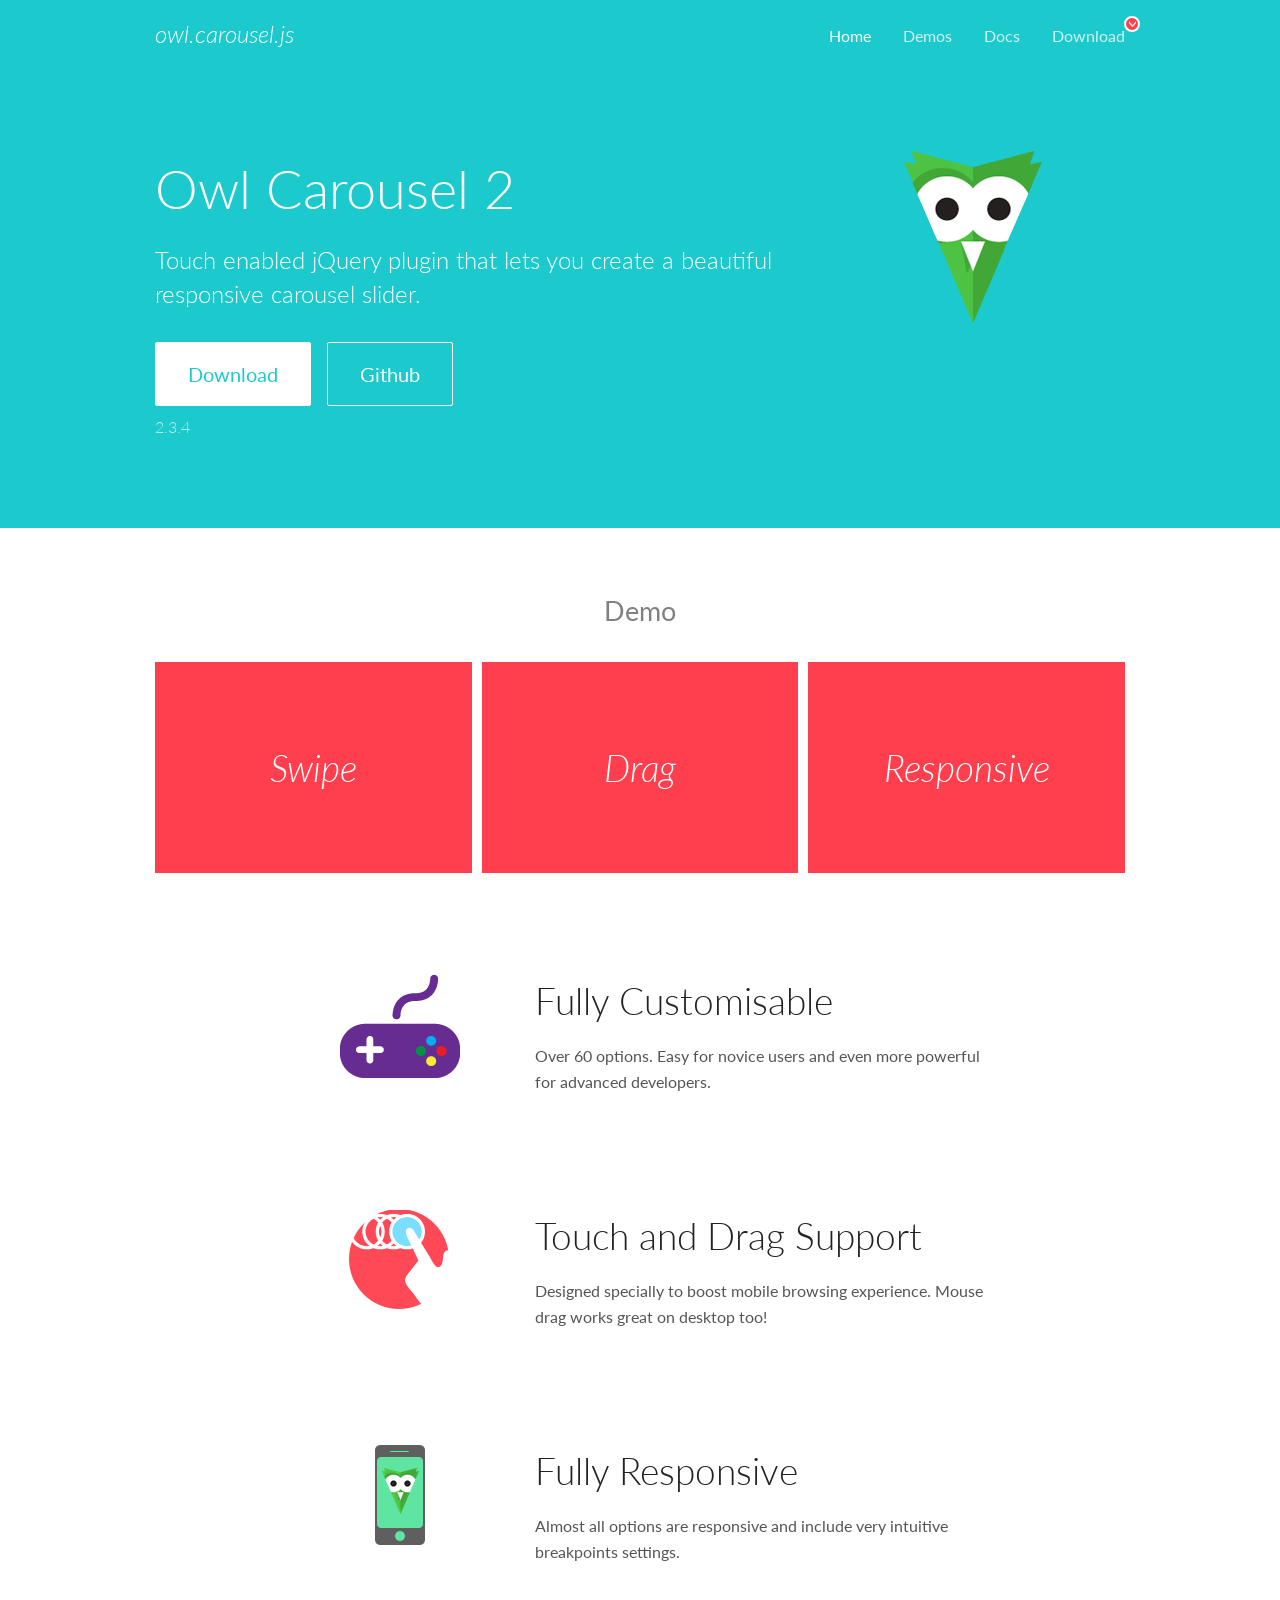
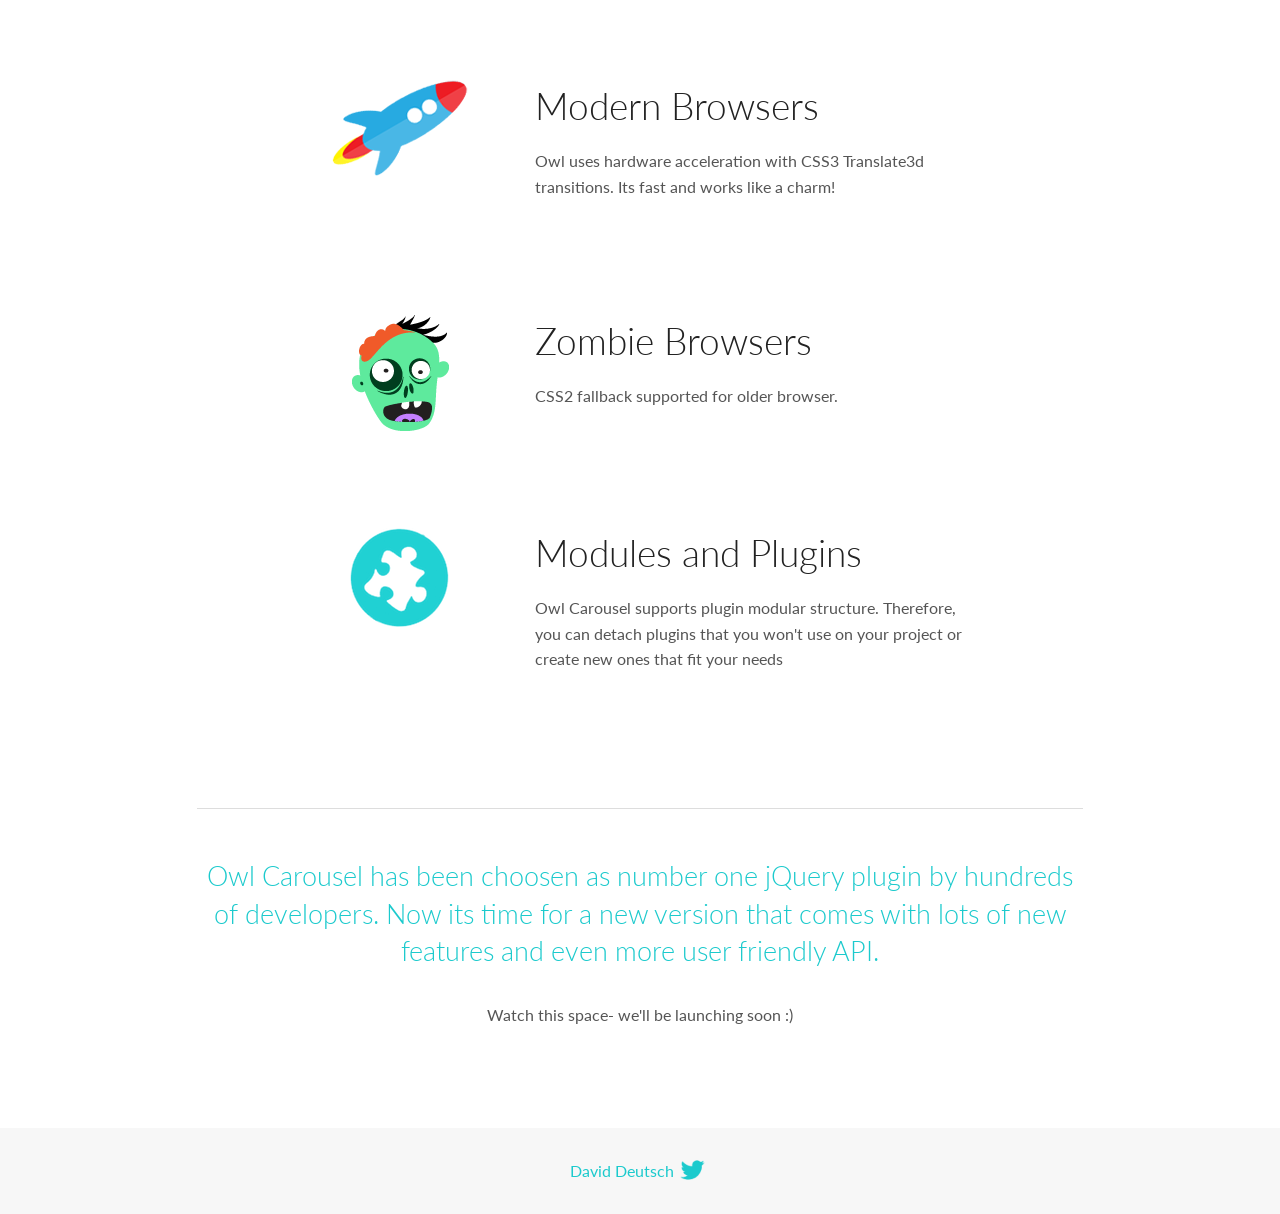
<file: lib/OwlCarousel2/docs/index.html>
<!DOCTYPE html>
<html lang="en">
  <head>

    <!-- head -->
    <meta charset="utf-8">
    <meta name="msapplication-tap-highlight" content="no" />
    <meta name="viewport" content="width=device-width, initial-scale=1.0" />
    <meta name="description" content="Touch enabled jQuery plugin that lets you create beautiful responsive carousel slider.">
    <meta name="author" content="David Deutsch">
    <title>
      Home | Owl Carousel | 2.3.4
    </title>

    <!-- Stylesheets -->
    <link href='https://fonts.googleapis.com/css?family=Lato:300,400,700,400italic,300italic' rel='stylesheet' type='text/css'>
    <link rel="stylesheet" href="assets/css/docs.theme.min.css">

    <!-- Owl Stylesheets -->
    <link rel="stylesheet" href="assets/owlcarousel/assets/owl.carousel.min.css">
    <link rel="stylesheet" href="assets/owlcarousel/assets/owl.theme.default.min.css">

    <!-- HTML5 shim and Respond.js IE8 support of HTML5 elements and media queries -->

    <!--[if lt IE 9]>
      <script src="https://oss.maxcdn.com/libs/html5shiv/3.7.0/html5shiv.js"></script>
      <script src="https://oss.maxcdn.com/libs/respond.js/1.3.0/respond.min.js"></script>
    <![endif]-->

    <!-- Favicons -->
    <link rel="apple-touch-icon-precomposed" sizes="144x144" href="assets/ico/apple-touch-icon-144-precomposed.png">
    <link rel="shortcut icon" href="assets/ico/favicon.png">
    <link rel="shortcut icon" href="favicon.ico">

    <!-- Yeah i know js should not be in header. Its required for demos.-->

    <!-- javascript -->
    <script src="assets/vendors/jquery.min.js"></script>
    <script src="assets/owlcarousel/owl.carousel.js"></script>
  </head>
  <body>

    <!-- header -->
    <header class="header">
      <div class="row">
        <div class="large-12 columns">
          <div class="brand left">
            <h3>
              <a href="/OwlCarousel2/">owl.carousel.js</a> 
            </h3>
          </div>
          <a id="toggle-nav" class="right">
            <span></span> <span></span> <span></span> 
          </a> 
          <div class="nav-bar">
            <ul class="clearfix">
              <li class="active">
                <a href="/OwlCarousel2/index.html">Home</a> 
              </li>
              <li> <a href="/OwlCarousel2/demos/demos.html">Demos</a>  </li>
              <li> <a href="/OwlCarousel2/docs/started-welcome.html">Docs</a>  </li>
              <li>
                <a href="https://github.com/OwlCarousel2/OwlCarousel2/archive/2.3.4.zip">Download</a> 
                <span class="download"></span> 
              </li>
            </ul>
          </div>
        </div>
      </div>
    </header>

    <!-- home panel -->
    <section id="hero">
      <div class="row">
        <div class="large-8 medium-8 columns">
          <h1>Owl Carousel 2</h1>
          <h4>Touch enabled jQuery plugin that lets you create a beautiful responsive carousel slider.</h4>
          <a href="https://github.com/OwlCarousel2/OwlCarousel2/archive/2.3.4.zip" class="hero-button">Download</a> 
          <a href="https://github.com/OwlCarousel2/OwlCarousel2" class="hero-button outline">Github</a> 
          <p>2.3.4</p>
        </div>
        <div class="large-4 medium-4 columns">
          <img class="owl-logo" src="assets/img/owl-logo.png" alt="mr. Owl">
        </div>
      </div>
    </section>

    <!-- body -->
    <div class="home-demo">
      <div class="row">
        <div class="large-12 columns">
          <h3>Demo</h3>
          <div class="owl-carousel">
            <div class="item">
              <h2>Swipe</h2>
            </div>
            <div class="item">
              <h2>Drag</h2>
            </div>
            <div class="item">
              <h2>Responsive</h2>
            </div>
            <div class="item">
              <h2>CSS3</h2>
            </div>
            <div class="item">
              <h2>Fast</h2>
            </div>
            <div class="item">
              <h2>Easy</h2>
            </div>
            <div class="item">
              <h2>Free</h2>
            </div>
            <div class="item">
              <h2>Upgradable</h2>
            </div>
            <div class="item">
              <h2>Tons of options</h2>
            </div>
            <div class="item">
              <h2>Infinity</h2>
            </div>
            <div class="item">
              <h2>Auto Width</h2>
            </div>
          </div>
        </div>
      </div>
    </div>
    <script>
      var owl = $('.owl-carousel');
      owl.owlCarousel({
        margin: 10,
        loop: true,
        responsive: {
          0: {
            items: 1
          },
          600: {
            items: 2
          },
          1000: {
            items: 3
          }
        }
      })
    </script>

    <!-- features -->
    <div id="features">
      <div class="row">
        <div class="small-12 medium-9 small-centered columns">
          <section class="row feature">
            <div class="medium-4 small-12 columns">
              <img src="assets/img/feature-options.png" alt="">
            </div>
            <div class="medium-8 small-12 columns">
              <h2>Fully Customisable</h2>
              <p>Over 60 options. Easy for novice users and even more powerful for advanced developers.</p>
            </div>
          </section>
          <section class="row feature">
            <div class="medium-4 small-12 columns">
              <img src="assets/img/feature-drag.png" alt="">
            </div>
            <div class="medium-8 small-12 columns">
              <h2>Touch and Drag Support</h2>
              <p>Designed specially to boost mobile browsing experience. Mouse drag works great on desktop too!</p>
            </div>
          </section>
          <section class="row feature">
            <div class="medium-4 small-12 columns">
              <img src="assets/img/feature-responsive.png" alt="">
            </div>
            <div class="medium-8 small-12 columns">
              <h2>Fully Responsive</h2>
              <p>Almost all options are responsive and include very intuitive breakpoints settings.</p>
            </div>
          </section>
          <section class="row feature">
            <div class="medium-4 small-12 columns">
              <img src="assets/img/feature-modern.png" alt="">
            </div>
            <div class="medium-8 small-12 columns">
              <h2>Modern Browsers</h2>
              <p>Owl uses hardware acceleration with CSS3 Translate3d transitions. Its fast and works like a charm! </p>
            </div>
          </section>
          <section class="row feature">
            <div class="medium-4 small-12 columns">
              <img src="assets/img/feature-zombie.png" alt="">
            </div>
            <div class="medium-8 small-12 columns">
              <h2>Zombie Browsers</h2>
              <p>CSS2 fallback supported for older browser.</p>
            </div>
          </section>
          <section class="row feature">
            <div class="medium-4 small-12 columns">
              <img src="assets/img/feature-module.png" alt="">
            </div>
            <div class="medium-8 small-12 columns">
              <h2>Modules and Plugins</h2>
              <p>Owl Carousel supports plugin modular structure. Therefore, you can detach plugins that you won&#x27;t use on your project or create new ones that fit your needs</p>
            </div>
          </section>
        </div>
      </div>
    </div>

    <!-- footer -->
    <section id="teaser-text">
      <div class="row">
        <div class="small-12 medium-11 small-centered columns">
          <hr>
          <h3 id="owl-carousel-has-been-choosen-as-number-one-jquery-plugin-by-hundreds-of-developers-now-its-time-for-a-new-version-that-comes-with-lots-of-new-features-and-even-more-user-friendly-api-">Owl Carousel has been choosen as number one jQuery plugin by hundreds of developers. Now its time for a new version that comes with lots of new features and even more user friendly API.</h3>
          <p>Watch this space- we&#39;ll be launching soon :)</p>
        </div>
      </div>
    </section>

    <!-- footer -->
    <footer class="footer">
      <div class="row">
        <div class="large-12 columns">
          <h5>
            <a href="/OwlCarousel2/docs/support-contact.html">David Deutsch</a> 
            <a id="custom-tweet-button" href="https://twitter.com/share?url=https://github.com/OwlCarousel2/OwlCarousel2&text=Owl Carousel - This is so awesome! " target="_blank"></a> 
          </h5>
        </div>
      </div>
    </footer>

    <!-- vendors -->
    <script src="assets/vendors/highlight.js"></script>
    <script src="assets/js/app.js"></script>
  </body>
</html>
</file>
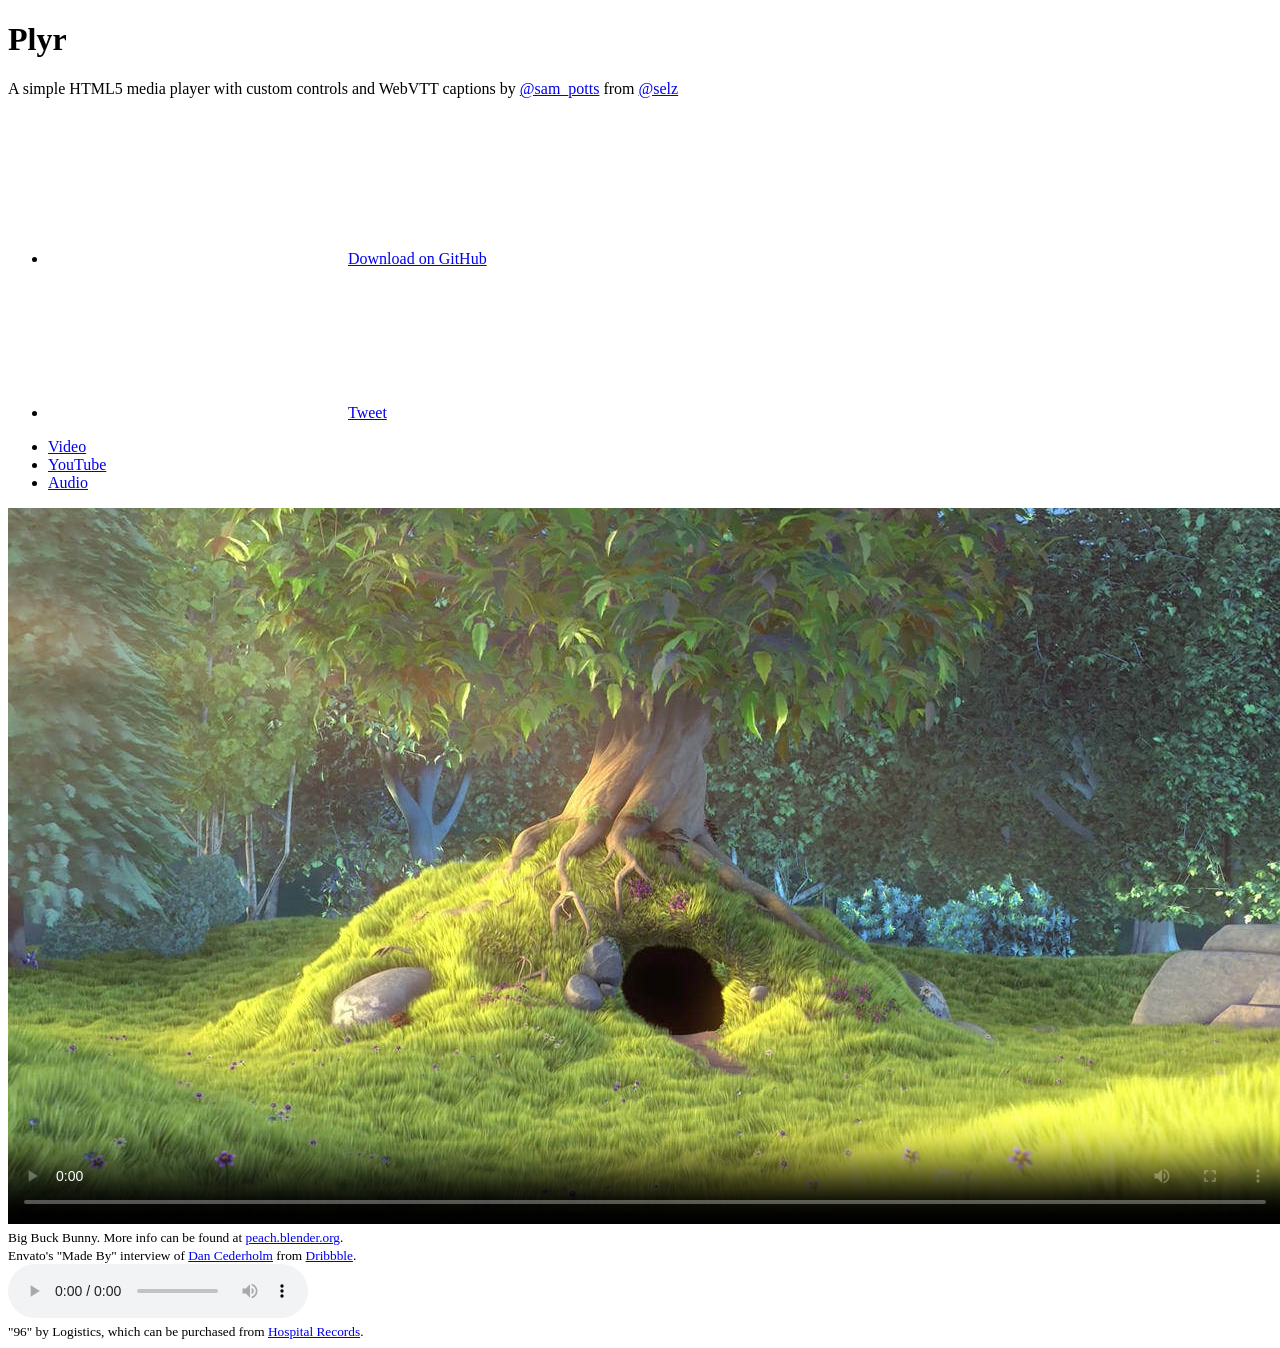
<file: lib/plyr/docs/index.html>
<!doctype html>
<html lang="en">
    <head>
        <meta charset="utf-8" />
        <title>Plyr - A simple HTML5 media player</title>
        <meta name="description" content="A simple HTML5 media player with custom controls and WebVTT captions.">
        <meta name="author" content="Sam Potts">
        <meta name="viewport" content="width=device-width, initial-scale=1">

        <!-- Styles -->
        <link rel="stylesheet" href="https://cdn.plyr.io/1.3.7/plyr.css">

        <!-- Docs styles -->
        <link rel="stylesheet" href="https://cdn.plyr.io/1.3.7/docs.css">
    </head>
    <body>
        <header>
            <h1>Plyr</h1>
            <p>A simple HTML5 media player with custom controls and WebVTT captions by <a href="https://twitter.com/sam_potts" target="_blank">@sam_potts</a> from <a href="https://twitter.com/selz" target="_blank">@selz</a></p>
            <nav>
                <ul>
                    <li>
                        <a href="https://github.com/selz/plyr" target="_blank" class="btn btn-primary" data-shr-network="github">
                            <svg class="icon"><use xlink:href="#shr-github"/></svg>Download on GitHub
                        </a>
                    </li>
                    <li>
                        <a href="https://twitter.com/intent/tweet?text=A+simple+HTML5+media+player+with+custom+controls+and+WebVTT+captions.&url=http%3A%2F%2Fplyr.io&via=Sam_Potts" target="_blank" class="btn btn-twitter" data-shr-network="twitter">
                            <svg class="icon"><use xlink:href="#shr-twitter"/></svg>Tweet
                        </a>
                    </li>
                </ul>
            </nav>
        </header>

        <main role="main" id="main">
            <nav class="btn-bar nav-panel">
                <ul>
                    <li><a href="#video" class="btn active btn-small">Video</a></li>
                    <li><a href="#youtube" class="btn btn-small">YouTube</a></li>
                    <li><a href="#audio" class="btn btn-small">Audio</a></li>
                </ul>
            </nav>
            <div class="panels">
                <section class="panel example-video active" id="video">
                    <div class="player">
                        <video poster="poster.jpg" controls crossorigin>
                            <!-- Video files -->
                            <source src="https://cdn.selz.com/plyr/1.0/movie.mp4" type="video/mp4">
                            <source src="https://cdn.selz.com/plyr/1.0/movie.webm" type="video/webm">

                            <!-- Text track file -->
                            <track kind="captions" label="English" srclang="en" src="https://cdn.selz.com/plyr/1.0/example_captions_en.vtt" default>

                            <!-- Fallback for browsers that don't support the <video> element -->
                            <a href="https://cdn.selz.com/plyr/1.0/movie.mp4">Download</a>
                        </video>
                    </div>
                    <small>Big Buck Bunny. More info can be found at <a href="https://peach.blender.org" target="_blank">peach.blender.org</a>.</small>
                </section>
                <section class="panel example-video" id="youtube">
                    <div class="player">
                        <div data-video-id="Au87oAJ2jeE" data-type="youtube"></div>
                    </div>
                    <small>Envato's "Made By" interview of <a href="https://www.youtube.com/watch?v=Au87oAJ2jeE" target="_blank">Dan Cederholm</a> from <a href="https://dribbble.com" target="_blank">Dribbble</a>.</small>
                </section>
                <section class="panel example-audio" id="audio">
                    <div class="player">
                        <audio controls>
                            <!-- Audio files -->
                            <source src="//cdn.selz.com/plyr/1.0/logistics-96-sample.mp3" type="audio/mp3">
                            <source src="//cdn.selz.com/plyr/1.0/logistics-96-sample.ogg" type="audio/ogg">

                            <!-- Fallback for browsers that don't support the <audio> element -->
                            <a href="//cdn.selz.com/plyr/1.0/logistics-96-sample.mp3">Download</a>
                        </audio>
                    </div>
                    <small>"96" by Logistics, which can be purchased from <a href="https://www.hospitalrecords.com/shop/artist/logistics" target="_blank">Hospital Records</a>.</small>
                </section>
            </div>
        </main>

        <!-- Load SVG defs -->
        <!-- You should bundle all SVG/Icons into one file using a build tool such as gulp and svg store -->
        <script>
        (function() {
            [
                "https://cdn.shr.one/0.1.9/sprite.svg",
                "https://cdn.plyr.io/1.3.7/sprite.svg"
            ]
            .forEach(function(u) {
                var x = new XMLHttpRequest(),
                    b = document.body;

                // Check for CORS support
                // If you're loading from same domain, you can remove the if statement
                // XHR for Chrome/Firefox/Opera/Safari
                if ("withCredentials" in x) {
                    x.open("GET", u, true);
                }
                // XDomainRequest for older IE
                else if (typeof XDomainRequest != "undefined") {
                    x = new XDomainRequest();
                    x.open("GET", u);
                }
                else {
                    return;
                }

                x.send();
                x.onload = function() {
                    var c = document.createElement("div");
                    c.setAttribute("hidden", "");
                    c.innerHTML = x.responseText;
                    b.insertBefore(c, b.childNodes[0]);
                }
            });
        })();
        </script>

        <!-- Plyr core script -->
        <script src="https://cdn.plyr.io/1.3.7/plyr.js"></script>

        <!-- Shr core script -->
        <script src="https://cdn.shr.one/0.1.9/shr.js"></script>

        <!-- Docs script -->
        <script src="https://cdn.plyr.io/1.3.7/docs.js"></script>
    </body>
</html>
</file>
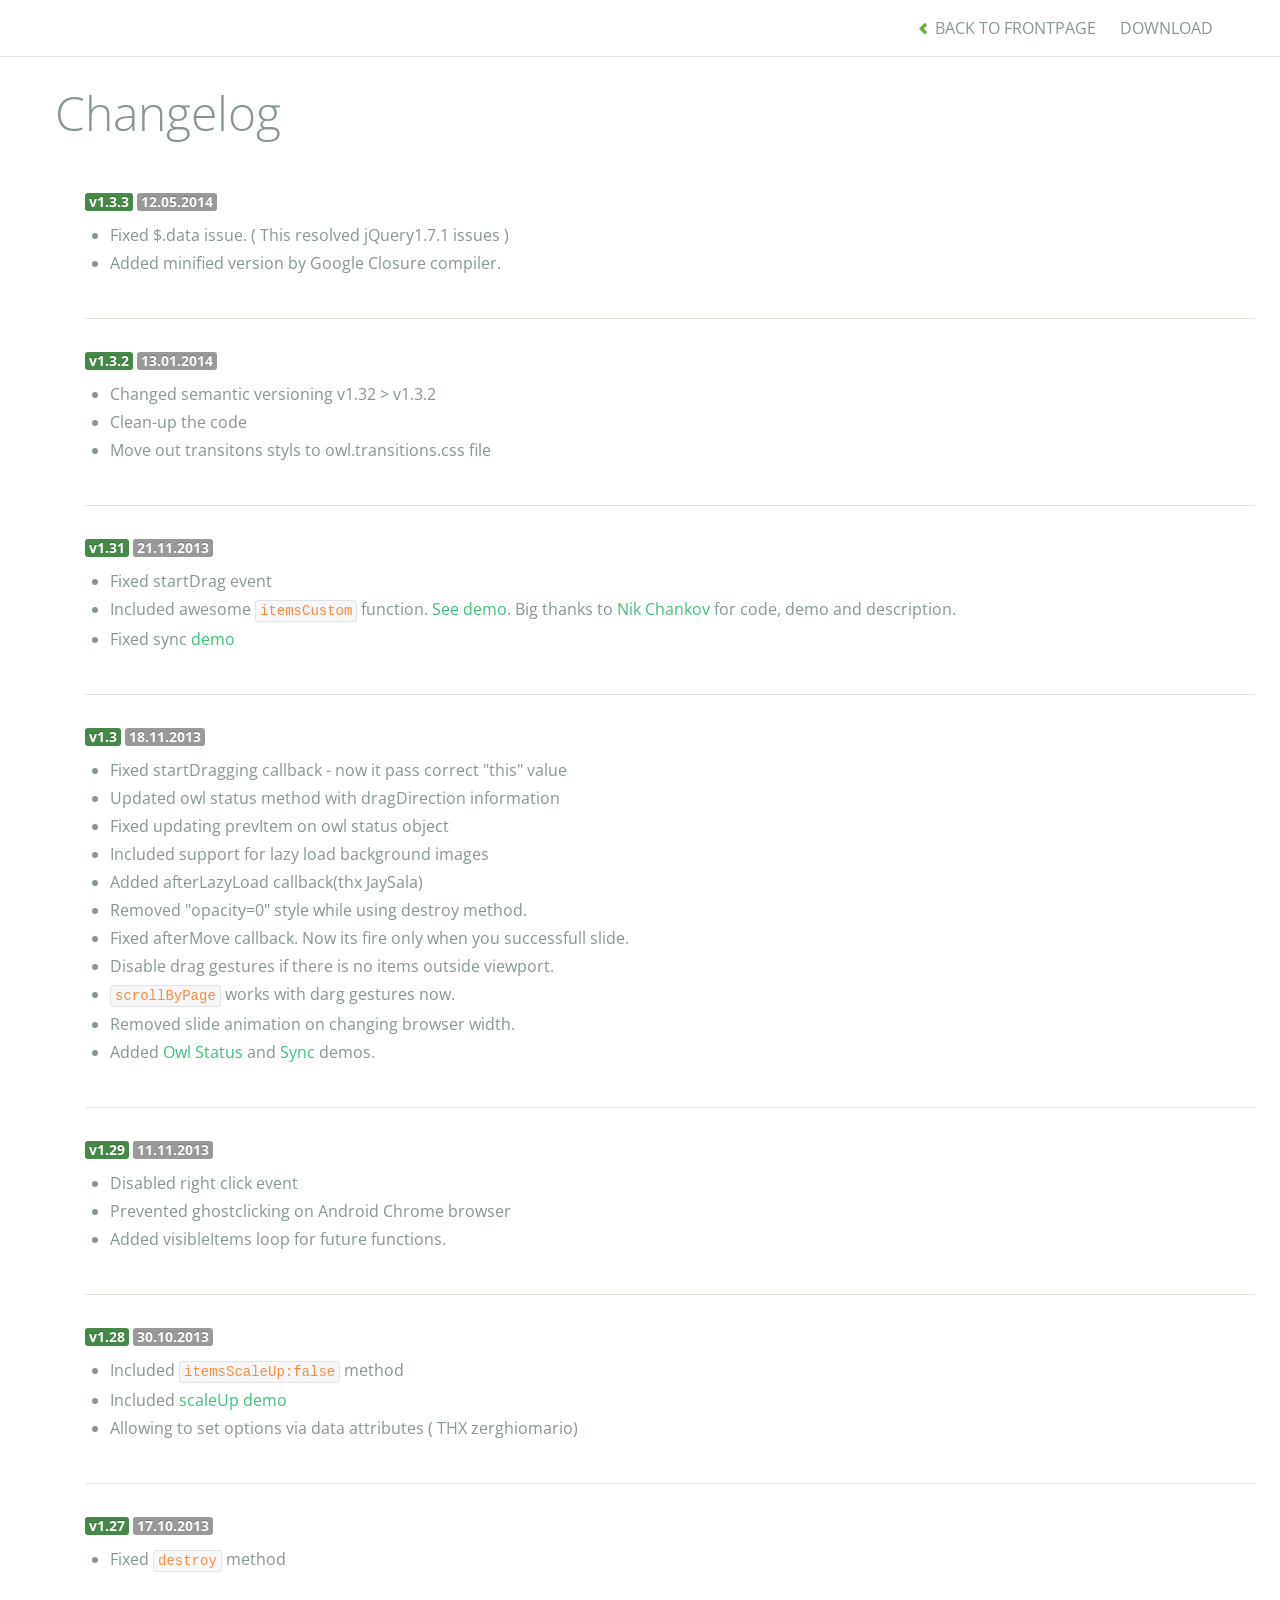
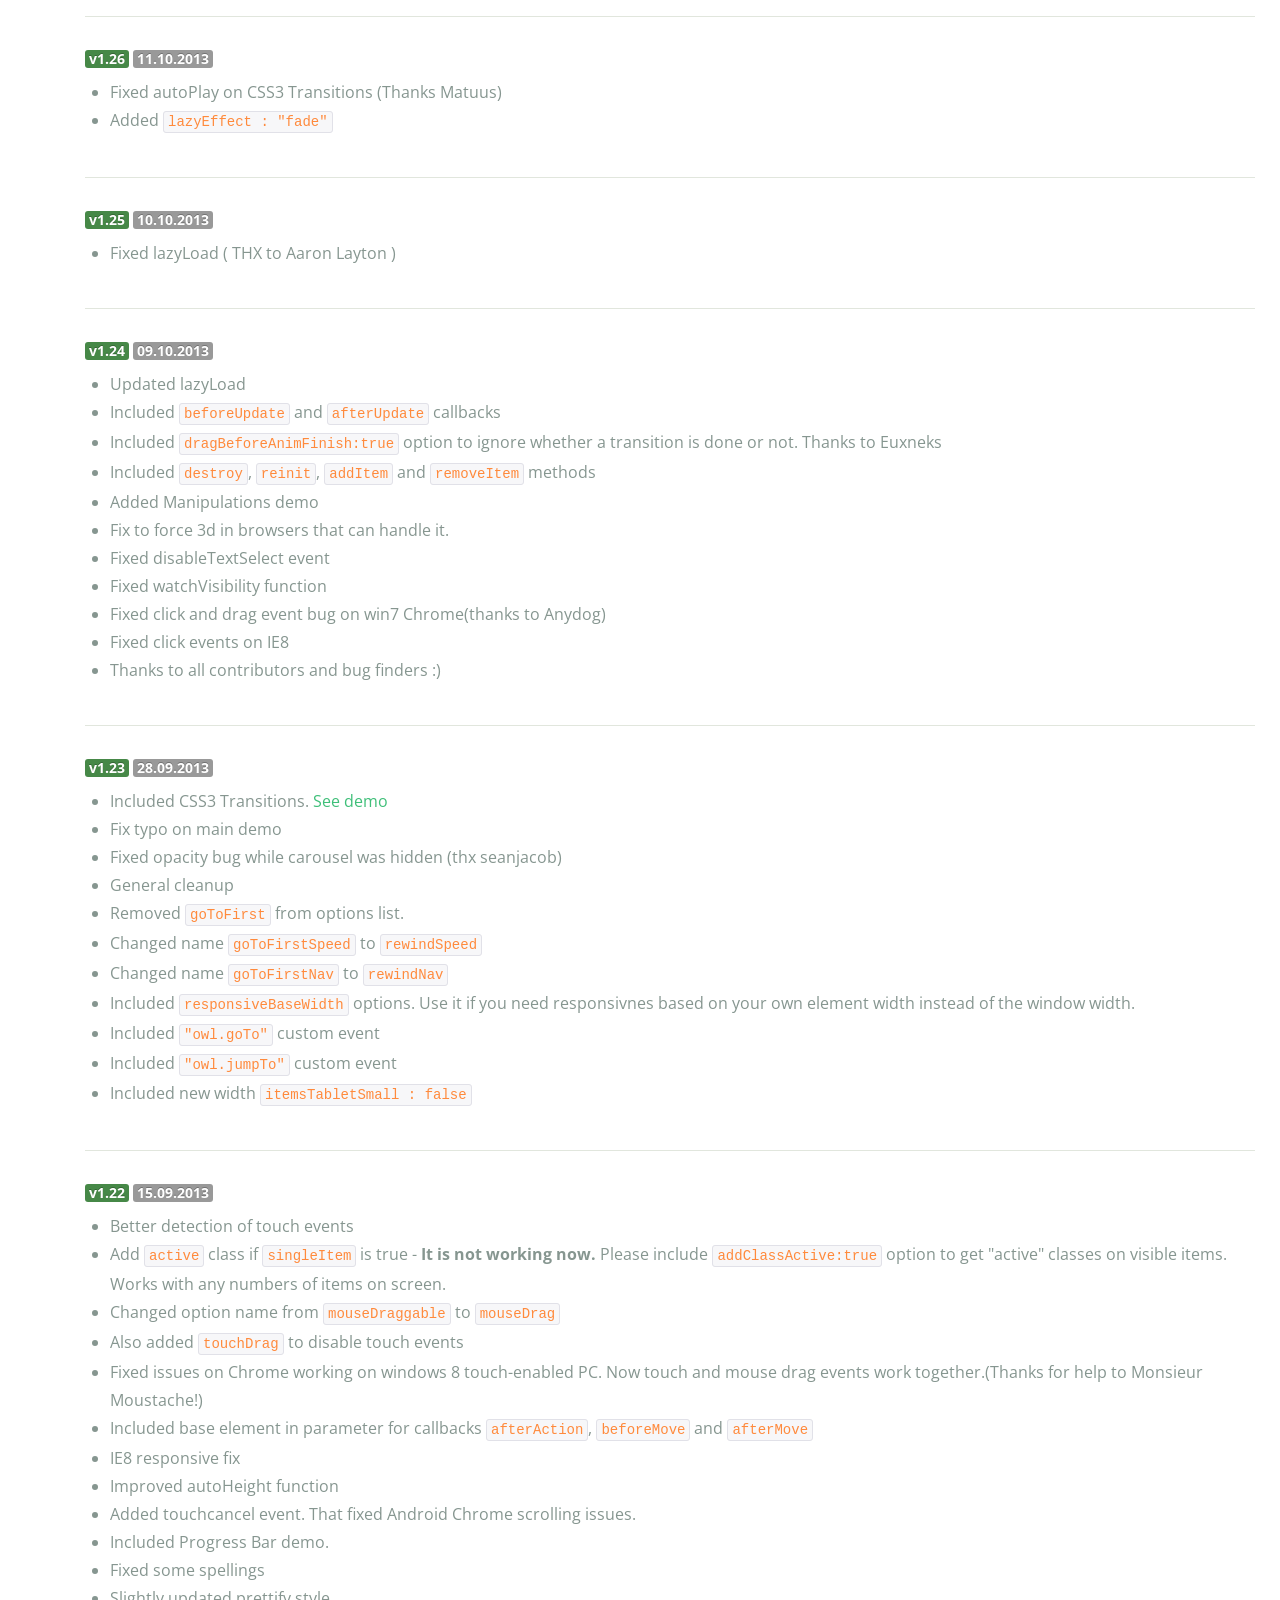
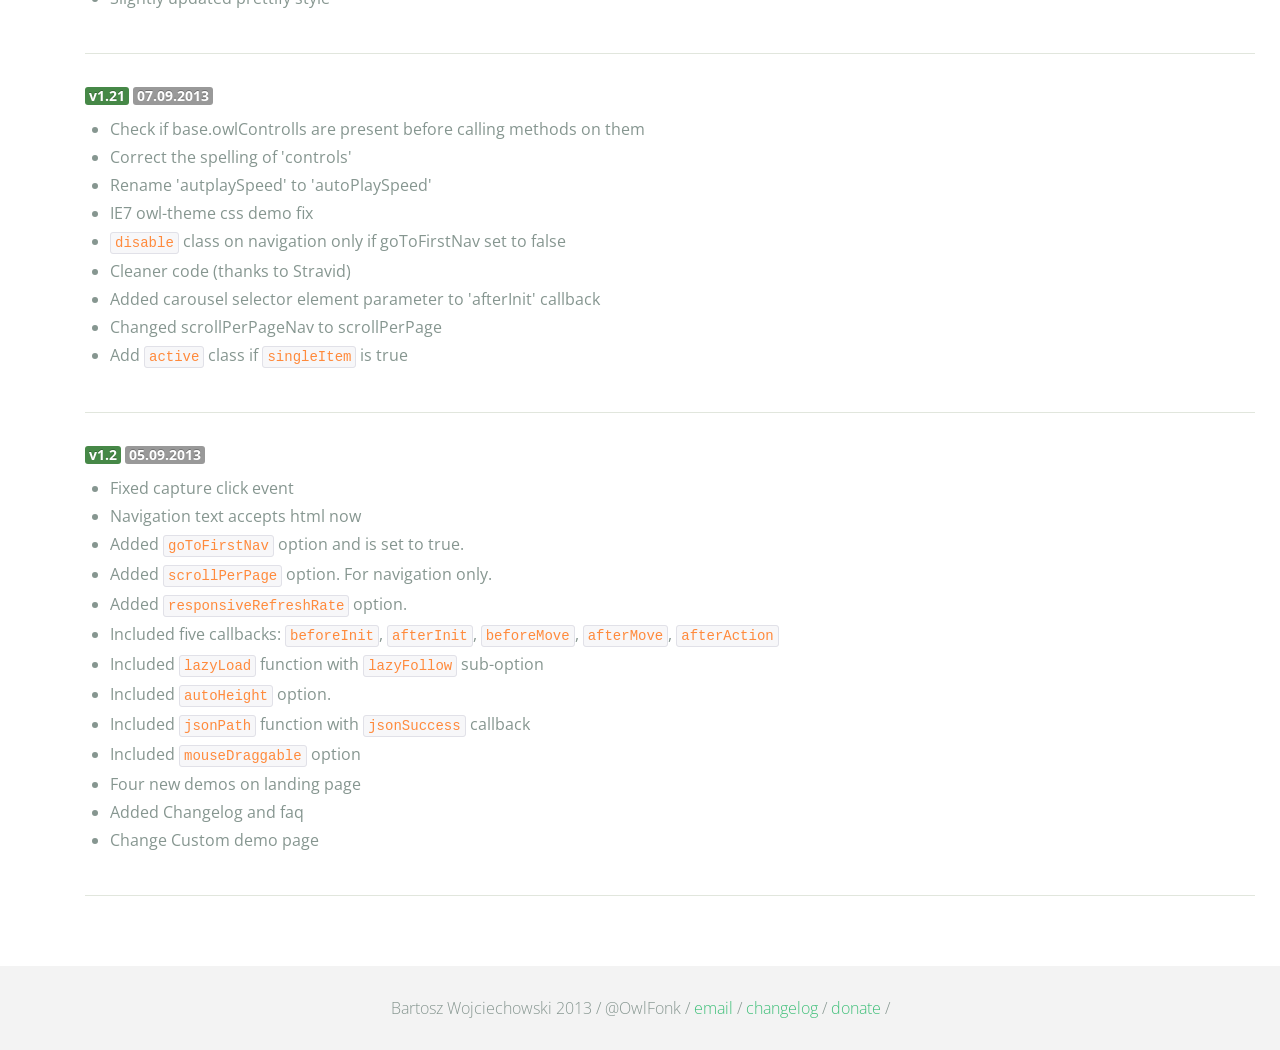
<file: lib/owl.carousel/changelog.html>
<!DOCTYPE html>
<html lang="en">
  <head>
    <meta charset="utf-8">
    <title>Owl Carousel - Changelog</title>
    <meta name="viewport" content="width=device-width, initial-scale=1.0">
    <meta name="description" content="jQuery Responsive Carousel - Owl Carusel">
    <meta name="author" content="Bartosz Wojciechowski">

    <link href='http://fonts.googleapis.com/css?family=Open+Sans:400italic,400,300,600,700' rel='stylesheet' type='text/css'>
    <link href="assets/css/bootstrapTheme.css" rel="stylesheet">
    <link href="assets/css/custom.css" rel="stylesheet">

    <!-- Owl Carousel Assets -->
    <link href="owl-carousel/owl.carousel.css" rel="stylesheet">
    <link href="owl-carousel/owl.theme.css" rel="stylesheet">

    <!-- Prettify -->
    <link href="assets/js/google-code-prettify/prettify.css" rel="stylesheet">
	

    <!-- Le fav and touch icons -->
    <link rel="apple-touch-icon-precomposed" sizes="144x144" href="assets/ico/apple-touch-icon-144-precomposed.png">
    <link rel="apple-touch-icon-precomposed" sizes="114x114" href="assets/ico/apple-touch-icon-114-precomposed.png">
      <link rel="apple-touch-icon-precomposed" sizes="72x72" href="assets/ico/apple-touch-icon-72-precomposed.png">
                    <link rel="apple-touch-icon-precomposed" href="assets/ico/apple-touch-icon-57-precomposed.png">
                                   <link rel="shortcut icon" href="assets/ico/favicon.png">
  </head>
  <body>

      <div id="top-nav" class="navbar navbar-fixed-top">
        <div class="navbar-inner">
          <div class="container">
            <button type="button" class="btn btn-navbar" data-toggle="collapse" data-target=".nav-collapse">
            <span class="icon-bar"></span>
            <span class="icon-bar"></span>
            <span class="icon-bar"></span>
          </button>
            <div class="nav-collapse collapse">
            <ul class="nav pull-right">
              <li><a href="index.html"><i class="icon-chevron-left"></i> Back to Frontpage</a></li>
              <li><a href="owl.carousel.zip" class="download download-on" data-spy="affix" data-offset-top="450">Download</a></li>
            </ul>
            <ul class="nav pull-left">
              
            </ul>
            </div>
          </div>
        </div>
      </div>

    <div id="changelog" class="container">
      <div class="row">
        <div class="span12">
          <h1>Changelog</h1>
          
          <div class="span12 log">
          <span class="label label-success">v1.3.3</span> <span class="label">12.05.2014</span>
            <ul>
              <li>Fixed $.data issue. ( This resolved jQuery1.7.1 issues )</li>
              <li>Added minified version by Google Closure compiler.</li>
            </ul>
          </div>

          <div class="span12 log">
          <span class="label label-success">v1.3.2</span> <span class="label">13.01.2014</span>
            <ul>
              <li>Changed semantic versioning v1.32 > v1.3.2</li>
              <li>Clean-up the code</li>
              <li>Move out transitons styls to owl.transitions.css file</li>             

            </ul>
          </div>

          <div class="span12 log">
          <span class="label label-success">v1.31</span> <span class="label">21.11.2013</span>
            <ul>
              <li>Fixed startDrag event</li>
              <li>Included awesome <code>itemsCustom</code> function. <a href="demos/itemsCustom.html">See demo</a>. Big thanks to <a href="https://github.com/nchankov">Nik Chankov</a> for code, demo and description.</li>
              <li>Fixed sync <a href="demos/sync.html">demo</a></li>
            </ul>
          </div>

          <div class="span12 log">
          <span class="label label-success">v1.3</span> <span class="label">18.11.2013</span>
            <ul>
              <li>Fixed startDragging callback - now it pass correct "this" value</li>
              <li>Updated owl status method with dragDirection information</li>
              <li>Fixed updating prevItem on owl status object</li>
              <li>Included support for lazy load background images</li>
              <li>Added afterLazyLoad callback(thx JaySala)</li>
              <li>Removed "opacity=0" style while using destroy method.</li>
              <li>Fixed afterMove callback. Now its fire only when you successfull slide.</li>
              <li>Disable drag gestures if there is no items outside viewport.</li>
              <li><code>scrollByPage</code> works with darg gestures now. </li>
              <li>Removed slide animation on changing browser width.</li>
              <li>Added <a href="demos/owlStatus.html">Owl Status</a> and <a href="demos/sync.html">Sync</a> demos.</li>
            </ul>
          </div>

          <div class="span12 log">
          <span class="label label-success">v1.29</span> <span class="label">11.11.2013</span>
            <ul>
              <li>Disabled right click event</li>
              <li>Prevented ghostclicking on Android Chrome browser</li>
              <li>Added visibleItems loop for future functions.</li>
            </ul>
          </div>

          <div class="span12 log">
          <span class="label label-success">v1.28</span> <span class="label">30.10.2013</span>
            <ul>
              <li>Included <code>itemsScaleUp:false</code> method</li>
              <li>Included <a href="demos/scaleup.html">scaleUp demo</a></li>
              <li>Allowing to set options via data attributes ( THX zerghiomario)</li>
            </ul>
          </div>

          <div class="span12 log">
          <span class="label label-success">v1.27</span> <span class="label">17.10.2013</span>
            <ul>
              <li>Fixed <code>destroy</code> method</li>
            </ul>
          </div>

          <div class="span12 log">
          <span class="label label-success">v1.26</span> <span class="label">11.10.2013</span>
            <ul>
              <li>Fixed autoPlay on CSS3 Transitions (Thanks Matuus)</li>
              <li>Added <code>lazyEffect : "fade"</code></li>
            </ul>
          </div>

          <div class="span12 log">
          <span class="label label-success">v1.25</span> <span class="label">10.10.2013</span>
            <ul>
              <li>Fixed lazyLoad ( THX to Aaron Layton )</li>
            </ul>
          </div>


          <div class="span12 log">
          <span class="label label-success">v1.24</span> <span class="label">09.10.2013</span>
            <ul>
              <li>Updated lazyLoad</li>
              <li>Included <code>beforeUpdate</code> and <code>afterUpdate</code> callbacks</li>
              <li>Included <code>dragBeforeAnimFinish:true</code> option to ignore whether a transition is done or not. Thanks to Euxneks</li>
              <li>Included <code>destroy</code>, <code>reinit</code>, <code>addItem</code> and <code>removeItem</code> methods</li>
              <li>Added Manipulations demo</li>
              <li>Fix to force 3d in browsers that can handle it.</li>
              <li>Fixed disableTextSelect event</li>
              <li>Fixed watchVisibility function</li>
              <li>Fixed click and drag event bug on win7 Chrome(thanks to Anydog)</li>
              <li>Fixed click events on IE8</li>
              <li>Thanks to all contributors and bug finders :)</li>
            </ul>
          </div>

          <div class="span12 log">
          <span class="label label-success">v1.23</span> <span class="label">28.09.2013</span>
            <ul>
              <li>Included CSS3 Transitions. <a href="demos/transitions.html">See demo</a></li>
              <li>Fix typo on main demo</li>
              <li>Fixed opacity bug while carousel was hidden (thx seanjacob)</li>
              <li>General cleanup</li>
              <li>Removed <code>goToFirst</code> from options list.</li>
              <li>Changed name <code>goToFirstSpeed</code> to <code>rewindSpeed</code></li>
              <li>Changed name <code>goToFirstNav</code> to <code>rewindNav</code></li>
              <li>Included <code>responsiveBaseWidth</code> options. Use it if you need responsivnes based on your own element width instead of the window width.</li>
              <li>Included <code>"owl.goTo"</code> custom event</li>
              <li>Included <code>"owl.jumpTo"</code> custom event</li>
              <li>Included new width <code>itemsTabletSmall : false</code></li>
            </ul>
          </div>

          <div class="span12 log">
          <span class="label label-success">v1.22</span> <span class="label">15.09.2013</span>
            <ul>
              <li>Better detection of touch events</li>
              <li>Add <code>active</code> class if <code>singleItem</code> is true - <b>It is not working now.</b> Please include <code>addClassActive:true</code> option to get "active" classes on visible items. Works with any numbers of items on screen.</li>
              <li>Changed option name from <code>mouseDraggable</code> to <code>mouseDrag</code></li>
              <li>Also added <code>touchDrag</code> to disable touch events</li>
              <li>Fixed issues on Chrome working on windows 8 touch-enabled PC. Now touch and mouse drag events work together.(Thanks for help to Monsieur Moustache!)</li>
              <li>Included base element in parameter for callbacks <code>afterAction</code>, <code>beforeMove</code> and <code>afterMove</code></li>
              <li>IE8 responsive fix</li>
              <li>Improved autoHeight function</li>
              <li>Added touchcancel event. That fixed Android Chrome scrolling issues.</li>
              <li>Included Progress Bar demo.</li>
              <li>Fixed some spellings</li>
              <li>Slightly updated prettify style</li>
            </ul>
          </div>

          <div class="span12 log">
          <span class="label label-success">v1.21</span> <span class="label">07.09.2013</span>
            <ul>
              <li>Check if base.owlControlls are present before calling methods on them</li>
              <li>Correct the spelling of 'controls'</li>
              <li>Rename 'autplaySpeed' to 'autoPlaySpeed'</li>
              <li>IE7 owl-theme css demo fix</li>
              <li><code>disable</code> class on navigation only if goToFirstNav set to false</li>
              <li>Cleaner code (thanks to Stravid)</li>
              <li>Added carousel selector element parameter to 'afterInit' callback</li>
              <li>Changed scrollPerPageNav to scrollPerPage</li>
              <li>Add <code>active</code> class if <code>singleItem</code> is true</li>
            </ul>
          </div>
          <div class="span12 log">
          <span class="label label-success">v1.2</span> <span class="label">05.09.2013</span>
            <ul>
              <li>Fixed capture click event</li>
              <li>Navigation text accepts html now</li>
              <li>Added <code>goToFirstNav</code> option and is set to true.</li>
              <li>Added <code>scrollPerPage</code> option. For navigation only.</li>
              <li>Added <code>responsiveRefreshRate</code> option.</li>
              <li>Included five callbacks: <code>beforeInit</code>, <code>afterInit</code>, <code>beforeMove</code>, <code>afterMove</code>, <code>afterAction</code></li>
              <li>Included <code>lazyLoad</code> function with <code>lazyFollow</code> sub-option</li>
              <li>Included <code>autoHeight</code> option.</li>
              <li>Included <code>jsonPath</code> function with <code>jsonSuccess</code> callback</li>
              <li>Included <code>mouseDraggable</code> option</li>
              <li>Four new demos on landing page</li>
              <li>Added Changelog and faq</li>
              <li>Change Custom demo page</li>
            </ul>
          </div>
        </div>
      </div>
    </div>

    <div id="footer">
      <div class="container">
        <div class="row">
          <div class="span12">
            <h5>Bartosz Wojciechowski 2013 / @OwlFonk / 
            <a href="mailto:owl@owlgraphic.com?subject=Hey Owl!">email</a> / 
            <a href="changelog.html">changelog</a> /
            <a href="https://www.paypal.com/cgi-bin/webscr?cmd=_s-xclick&hosted_button_id=EFSGXZS7V2U9N">donate</a> / 
            </h5>
          </div>
        </div>
      </div>
    </div>


    <script src="assets/js/jquery-1.9.1.min.js"></script> 
    <script src="owl-carousel/owl.carousel.js"></script>

    <!-- Frontpage Demo -->
    <script>
    jQuery(document).ready(function($) {
      $("#owl-example").owlCarousel();
    });

    $("body").data("page", "frontpage");

    </script>
    <script src="assets/js/bootstrap-collapse.js"></script>
    <script src="assets/js/bootstrap-transition.js"></script>

    <script src="assets/js/google-code-prettify/prettify.js"></script>
	  <script src="assets/js/application.js"></script>

    <script>
    var owldomain = window.location.hostname.indexOf("owlgraphic");
    if(owldomain !== -1){
      (function(i,s,o,g,r,a,m){i['GoogleAnalyticsObject']=r;i[r]=i[r]||function(){
      (i[r].q=i[r].q||[]).push(arguments)},i[r].l=1*new Date();a=s.createElement(o),
      m=s.getElementsByTagName(o)[0];a.async=1;a.src=g;m.parentNode.insertBefore(a,m)
      })(window,document,'script','//www.google-analytics.com/analytics.js','ga');

      ga('create', 'UA-41541058-1', 'owlgraphic.com');
      ga('send', 'pageview');
    }

    </script>

  </body>
</html>
</file>
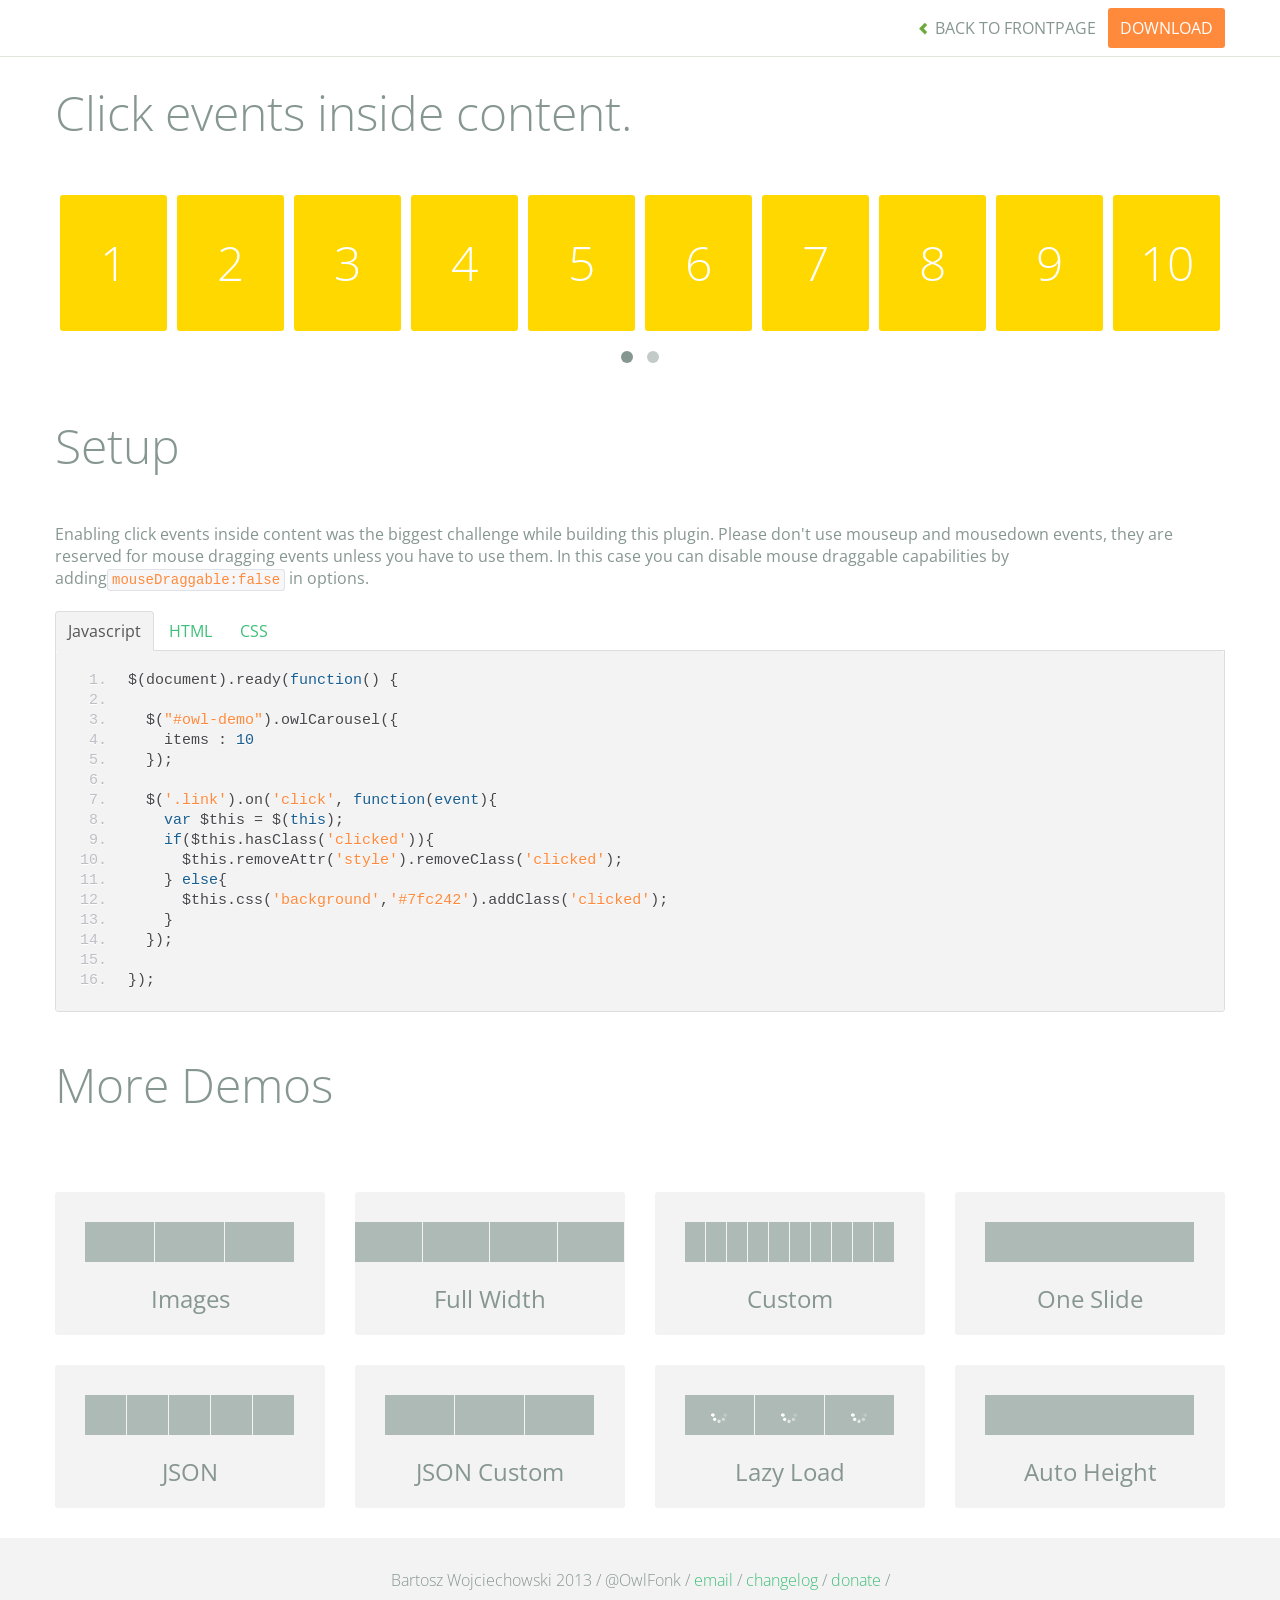
<file: lib/owl.carousel/demos/click.html>
<!DOCTYPE html>
<html lang="en">
  <head>
    <meta charset="utf-8">
    <title>Owl Carousel - Click Event</title>
    <meta name="viewport" content="width=device-width, initial-scale=1.0">
    <meta name="description" content="jQuery Responsive Carousel - Owl Carusel">
    <meta name="author" content="Bartosz Wojciechowski">

    <link href='http://fonts.googleapis.com/css?family=Open+Sans:400italic,400,300,600,700' rel='stylesheet' type='text/css'>
    <link href="../assets/css/bootstrapTheme.css" rel="stylesheet">
    <link href="../assets/css/custom.css" rel="stylesheet">

    <!-- Owl Carousel Assets -->
    <link href="../owl-carousel/owl.carousel.css" rel="stylesheet">
    <link href="../owl-carousel/owl.theme.css" rel="stylesheet">

    <link href="../assets/js/google-code-prettify/prettify.css" rel="stylesheet">

    <!-- Le fav and touch icons -->
    <link rel="apple-touch-icon-precomposed" sizes="144x144" href="../assets/ico/apple-touch-icon-144-precomposed.png">
    <link rel="apple-touch-icon-precomposed" sizes="114x114" href="../assets/ico/apple-touch-icon-114-precomposed.png">
      <link rel="apple-touch-icon-precomposed" sizes="72x72" href="../assets/ico/apple-touch-icon-72-precomposed.png">
                    <link rel="apple-touch-icon-precomposed" href="../assets/ico/apple-touch-icon-57-precomposed.png">
                                   <link rel="shortcut icon" href="../assets/ico/favicon.png">
  </head>
  <body>

      <div id="top-nav" class="navbar navbar-fixed-top">
        <div class="navbar-inner">
          <div class="container">
            <button type="button" class="btn btn-navbar" data-toggle="collapse" data-target=".nav-collapse">
            <span class="icon-bar"></span>
            <span class="icon-bar"></span>
            <span class="icon-bar"></span>
          </button>
            <div class="nav-collapse collapse">
            <ul class="nav pull-right">
              <li><a href="../index.html"><i class="icon-chevron-left"></i> Back to Frontpage</a></li>
              <li><a href="../owl.carousel.zip" class="download download-on" data-spy="affix" data-offset-top="450">Download</a></li>
            </ul>
            <ul class="nav pull-left">
              
            </ul>
            </div>
          </div>
        </div>
      </div>
   
    <div id="title">
      <div class="container">
        <div class="row">
          <div class="span12">
            <h1>Click events inside content.</h1>
          </div>
        </div>
      </div>
    </div>

      <div id="demo">
        <div class="container">
          <div class="row">
            <div class="span12">

              <div id="owl-demo" class="owl-carousel">
                
                <a class="item link"><h1>1</h1></a>
                <a class="item link"><h1>2</h1></a>
                <a class="item link"><h1>3</h1></a>
                <a class="item link"><h1>4</h1></a>
                <a class="item link"><h1>5</h1></a>
                <a class="item link"><h1>6</h1></a>
                <a class="item link"><h1>7</h1></a>
                <a class="item link"><h1>8</h1></a>
                <a class="item link"><h1>9</h1></a>
                <a class="item link"><h1>10</h1></a>
                <a class="item link"><h1>11</h1></a>
                <a class="item link"><h1>12</h1></a>
                <a class="item link"><h1>13</h1></a>
                <a class="item link"><h1>14</h1></a>
                <a class="item link"><h1>15</h1></a>
                <a class="item link"><h1>16</h1></a>

              </div>
            </div>
          </div>
        </div>

    </div>

    <div id="example-info">
      <div class="container">
        <div class="row">
          <div class="span12">
            <h1>Setup</h1>
            <p>Enabling click events inside content was the biggest challenge while building this plugin. Please don't use mouseup and mousedown events, they are reserved for mouse dragging events unless you have to use them. In this case you can disable mouse draggable capabilities by adding<code>mouseDraggable:false</code> in options.
            </p>
            <ul class="nav nav-tabs" id="myTab">
              <li class="active"><a href="#javascript">Javascript</a></li>
              <li><a href="#HTML">HTML</a></li>
              <li><a href="#CSS">CSS</a></li>
            </ul>
             
            <div class="tab-content">

              <div class="tab-pane active" id="javascript">
<pre class="pre-show prettyprint linenums">
$(document).ready(function() {

  $("#owl-demo").owlCarousel({
    items : 10
  });

  $('.link').on('click', function(event){
    var $this = $(this);
    if($this.hasClass('clicked')){
      $this.removeAttr('style').removeClass('clicked');
    } else{
      $this.css('background','#7fc242').addClass('clicked');
    }
  });

})&#59;
</pre>

              </div>

              <div class="tab-pane" id="HTML">
<pre class="pre-show prettyprint linenums">
&lt;div id="owl-demo" class="owl-carousel"&gt;
  &lt;a class="item link"&gt;&lt;h1&gt;1&lt;/h1&gt;&lt;/a&gt;
  &lt;a class="item link"&gt;&lt;h1&gt;2&lt;/h1&gt;&lt;/a&gt;
  &lt;a class="item link"&gt;&lt;h1&gt;3&lt;/h1&gt;&lt;/a&gt;
  &lt;a class="item link"&gt;&lt;h1&gt;4&lt;/h1&gt;&lt;/a&gt;
  &lt;a class="item link"&gt;&lt;h1&gt;5&lt;/h1&gt;&lt;/a&gt;
  &lt;a class="item link"&gt;&lt;h1&gt;6&lt;/h1&gt;&lt;/a&gt;
  &lt;a class="item link"&gt;&lt;h1&gt;7&lt;/h1&gt;&lt;/a&gt;
  &lt;a class="item link"&gt;&lt;h1&gt;8&lt;/h1&gt;&lt;/a&gt;
  &lt;a class="item link"&gt;&lt;h1&gt;9&lt;/h1&gt;&lt;/a&gt;
  &lt;a class="item link"&gt;&lt;h1&gt;10&lt;/h1&gt;&lt;/a&gt;
  &lt;a class="item link"&gt;&lt;h1&gt;11&lt;/h1&gt;&lt;/a&gt;
  &lt;a class="item link"&gt;&lt;h1&gt;12&lt;/h1&gt;&lt;/a&gt;
  &lt;a class="item link"&gt;&lt;h1&gt;13&lt;/h1&gt;&lt;/a&gt;
  &lt;a class="item link"&gt;&lt;h1&gt;14&lt;/h1&gt;&lt;/a&gt;
  &lt;a class="item link"&gt;&lt;h1&gt;15&lt;/h1&gt;&lt;/a&gt;
  &lt;a class="item link"&gt;&lt;h1&gt;16&lt;/h1&gt;&lt;/a&gt;
&lt;/div&gt;
</pre>
              </div>

              <div class="tab-pane" id="CSS">
<pre class="pre-show prettyprint linenums">
#owl-demo .item{
  display: block;
  cursor: pointer;
  background: #ffd800;
  padding: 30px 0px;
  margin: 5px;
  color: #FFF;
  -webkit-border-radius: 3px;
  -moz-border-radius: 3px;
  border-radius: 3px;
  text-align: center;
  -webkit-tap-highlight-color: rgba(255, 255, 255, 0); 
}
#owl-demo .item:hover{
  background: #F2CD00;
}
</pre>
              </div>
            </div><!--End Tab Content-->

          </div>
        </div>
      </div>
    </div>

    <div id="more">
      <div class="container">

        <div class="row">
          <div class="span12">
            <h1>More Demos</h1>
          </div>
        </div>

        <div class="row demos-row">
          <div class="span3">
            <a href="images.html" class="demo-box">
              <div class="demo-wrapper demo-images clearfix">
                <div class="demo-slide"><div class="bg"></div></div>
                <div class="demo-slide"><div class="bg"></div></div>
                <div class="demo-slide"><div class="bg"></div></div>
              </div>
              <h3>Images</h3>
            </a>
          </div>

          <div class="span3">
            <a href="full.html" class="demo-box">
              <div class="demo-wrapper demo-full clearfix">
                <div class="demo-slide"><div class="bg"></div></div>
                <div class="demo-slide"><div class="bg"></div></div>
                <div class="demo-slide"><div class="bg"></div></div>
                <div class="demo-slide"><div class="bg"></div></div>
              </div>
              <h3>Full Width</h3>
            </a>
          </div>

          <div class="span3">
            <a href="custom.html" class="demo-box">
              <div class="demo-wrapper demo-custom clearfix">
                <div class="demo-slide"><div class="bg"></div></div>
                <div class="demo-slide"><div class="bg"></div></div>
                <div class="demo-slide"><div class="bg"></div></div>
                <div class="demo-slide"><div class="bg"></div></div>
                <div class="demo-slide"><div class="bg"></div></div>
                <div class="demo-slide"><div class="bg"></div></div>
                <div class="demo-slide"><div class="bg"></div></div>
                <div class="demo-slide"><div class="bg"></div></div>
                <div class="demo-slide"><div class="bg"></div></div>
                <div class="demo-slide"><div class="bg"></div></div>
              </div>
              <h3>Custom</h3>
            </a>
          </div>

          <div class="span3">
            <a href="one.html" class="demo-box">
              <div class="demo-wrapper demo-one clearfix">
                <div class="demo-slide"><div class="bg"></div></div>
              </div>
              <h3>One Slide</h3>
            </a>
          </div>

        </div>
        <div class="row demos-row">
          <div class="span3">
            <a href="json.html" class="demo-box">
              <div class="demo-wrapper demo-Json clearfix">
                <div class="demo-slide"><div class="bg"></div></div>
                <div class="demo-slide"><div class="bg"></div></div>
                <div class="demo-slide"><div class="bg"></div></div>
                <div class="demo-slide"><div class="bg"></div></div>
                <div class="demo-slide"><div class="bg"></div></div>
              </div>
              <h3>JSON</h3>
            </a>
          </div>

          <div class="span3">
            <a href="customJson.html" class="demo-box">
              <div class="demo-wrapper demo-Json-custom clearfix">
                <div class="demo-slide"><div class="bg"></div></div>
                <div class="demo-slide"><div class="bg"></div></div>
                <div class="demo-slide"><div class="bg"></div></div>
              </div>
              <h3>JSON Custom</h3>
            </a>
          </div>

          <div class="span3">
            <a href="lazyLoad.html" class="demo-box">
              <div class="demo-wrapper demo-lazy clearfix">
                <div class="demo-slide"><div class="bg"></div></div>
                <div class="demo-slide"><div class="bg"></div></div>
                <div class="demo-slide"><div class="bg"></div></div>
              </div>
              <h3>Lazy Load</h3>
            </a>
          </div>

          <div class="span3">
            <a href="autoHeight.html" class="demo-box">
              <div class="demo-wrapper demo-height clearfix">
                <div class="demo-slide"><div class="bg"></div></div>
              </div>
              <h3>Auto Height</h3>
            </a>
          </div>

        </div>
      </div>
    </div>
 
    <div id="footer">
      <div class="container">
        <div class="row">
          <div class="span12">
            <h5>Bartosz Wojciechowski 2013 / @OwlFonk / 
            <a href="mailto:owl@owlgraphic.com?subject=Hey Owl!">email</a> / 
            <a href="../changelog.html">changelog</a> /
            <a href="https://www.paypal.com/cgi-bin/webscr?cmd=_s-xclick&hosted_button_id=EFSGXZS7V2U9N">donate</a> / 
            <a href="https://twitter.com/share" class="twitter-share-button" data-url="http://owlgraphic.com/owlcarousel/" data-text="Awesome jQuery Owl Carousel Responsive Plugin" data-via="OwlFonk" data-count="none" data-hashtags="owlcarousel"></a>
            <script>
            var owldomain = window.location.hostname.indexOf("owlgraphic");
            if(owldomain !== -1){
              !function(d,s,id){var js,fjs=d.getElementsByTagName(s)[0],p=/^http:/.test(d.location)?'http':'https';if(!d.getElementById(id)){js=d.createElement(s);js.id=id;js.src=p+'://platform.twitter.com/widgets.js';fjs.parentNode.insertBefore(js,fjs);}}(document, 'script', 'twitter-wjs');
            }
            </script>
            </h5>
          </div>
        </div>
      </div>
    </div>


    <script src="../assets/js/jquery-1.9.1.min.js"></script> 
    <script src="../owl-carousel/owl.carousel.js"></script>


    <!-- Demo -->

    <style>
    #owl-demo .item{
        display: block;
        cursor: pointer;
        background: #ffd800;
        padding: 30px 0px;
        margin: 5px;
        color: #FFF;
        -webkit-border-radius: 3px;
        -moz-border-radius: 3px;
        border-radius: 3px;
        text-align: center;
        -webkit-tap-highlight-color: rgba(255, 255, 255, 0); 
    }
    #owl-demo .item:hover{
      background: #F2CD00;
    }
    </style>


    <script>
    $(document).ready(function() {

      $("#owl-demo").owlCarousel({
        items : 10
      });

      $('.link').on('click', function(event){
        var $this = $(this);
        if($this.hasClass('clicked')){
          $this.removeAttr('style').removeClass('clicked');
        } else{
          $this.css('background','#7fc242').addClass('clicked');
        }
      });


    });
    </script>


    <script src="../assets/js/bootstrap-collapse.js"></script>
    <script src="../assets/js/bootstrap-transition.js"></script>
    <script src="../assets/js/bootstrap-tab.js"></script>

    <script src="../assets/js/google-code-prettify/prettify.js"></script>
	  <script src="../assets/js/application.js"></script>

  </body>
</html>
</file>
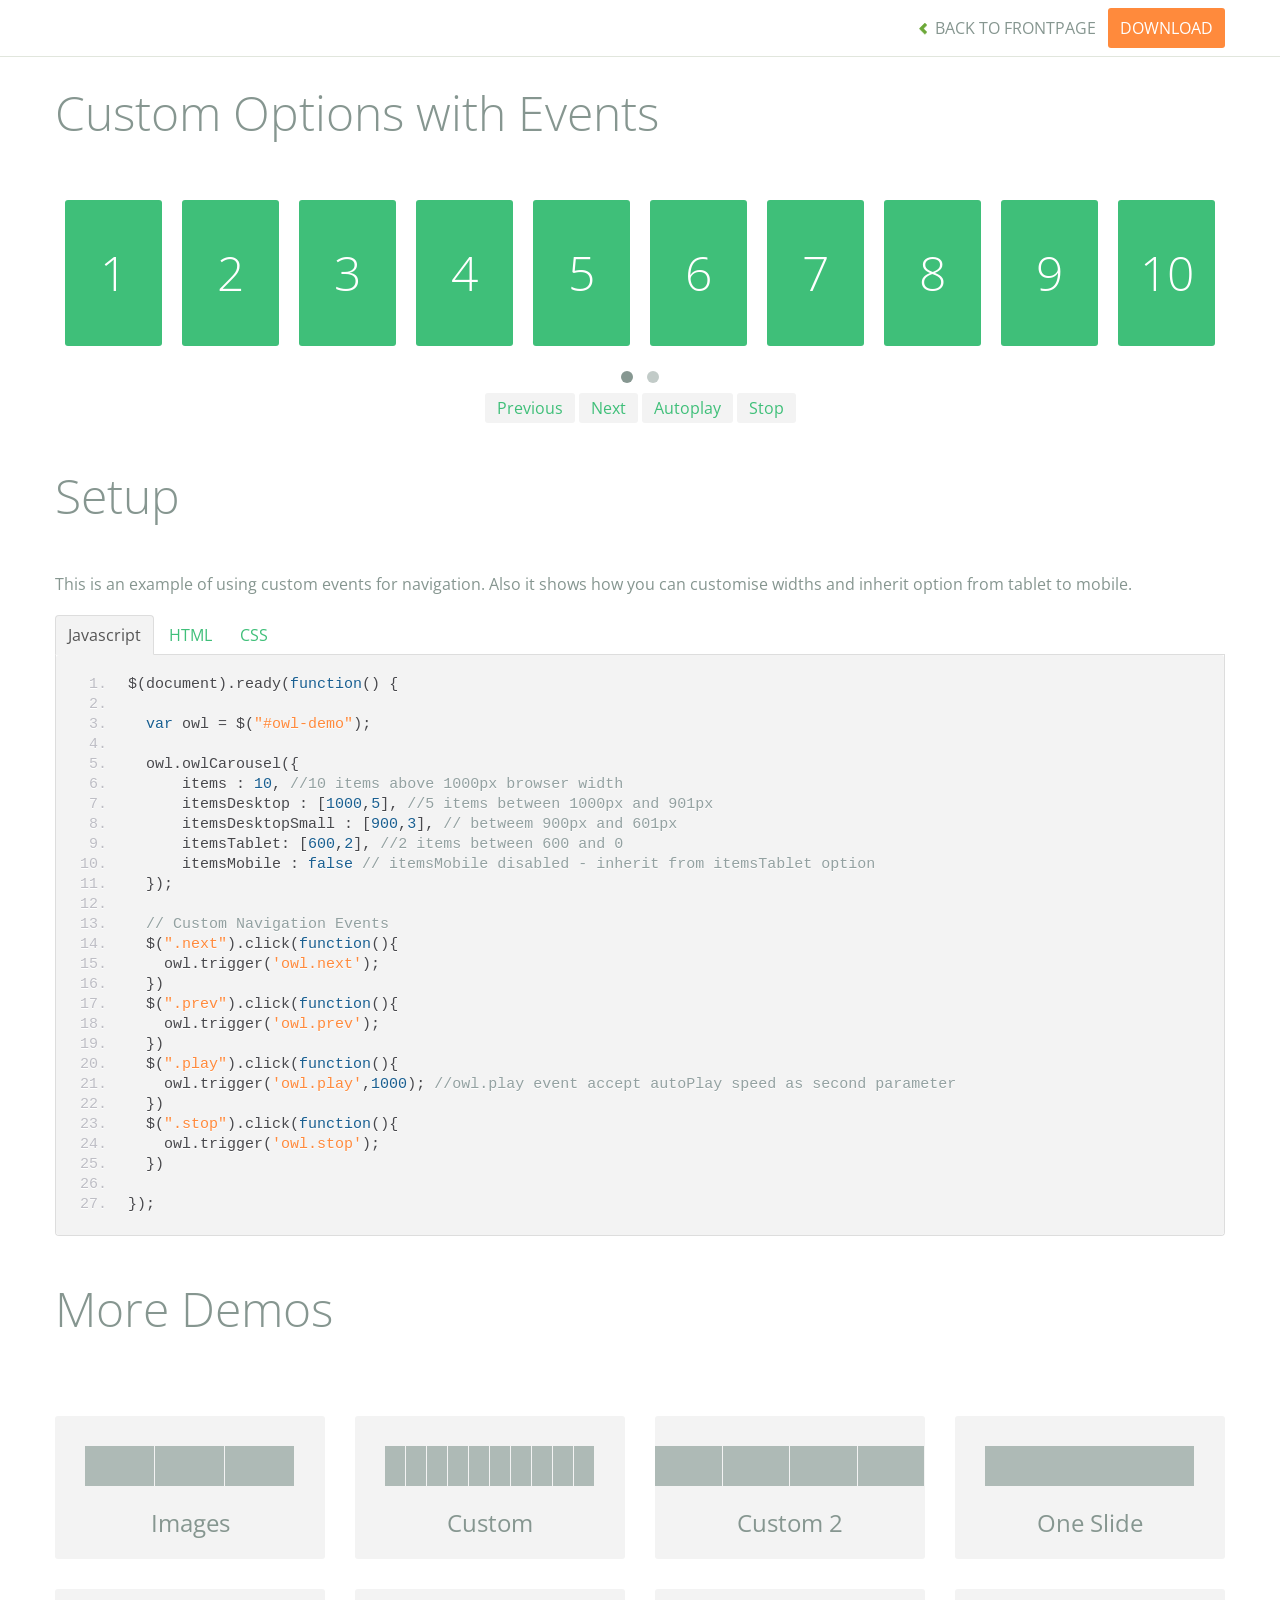
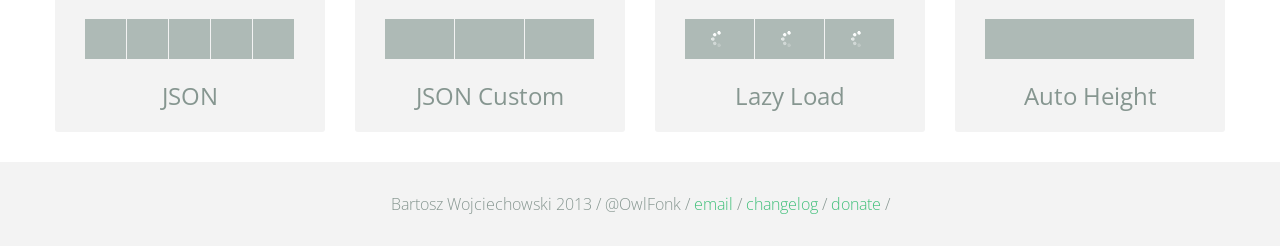
<file: lib/owl.carousel/demos/custom.html>
<!DOCTYPE html>
<html lang="en">
  <head>
    <meta charset="utf-8">
    <title>Owl Carousel - Custom</title>
    <meta name="viewport" content="width=device-width, initial-scale=1.0">
    <meta name="description" content="jQuery Responsive Carousel - Owl Carusel">
    <meta name="author" content="Bartosz Wojciechowski">

    <link href='http://fonts.googleapis.com/css?family=Open+Sans:400italic,400,300,600,700' rel='stylesheet' type='text/css'>
    <link href="../assets/css/bootstrapTheme.css" rel="stylesheet">
    <link href="../assets/css/custom.css" rel="stylesheet">

    <!-- Owl Carousel Assets -->
    <link href="../owl-carousel/owl.carousel.css" rel="stylesheet">
    <link href="../owl-carousel/owl.theme.css" rel="stylesheet">

    <link href="../assets/js/google-code-prettify/prettify.css" rel="stylesheet">

    <!-- Le fav and touch icons -->
    <link rel="apple-touch-icon-precomposed" sizes="144x144" href="../assets/ico/apple-touch-icon-144-precomposed.png">
    <link rel="apple-touch-icon-precomposed" sizes="114x114" href="../assets/ico/apple-touch-icon-114-precomposed.png">
      <link rel="apple-touch-icon-precomposed" sizes="72x72" href="../assets/ico/apple-touch-icon-72-precomposed.png">
                    <link rel="apple-touch-icon-precomposed" href="../assets/ico/apple-touch-icon-57-precomposed.png">
                                   <link rel="shortcut icon" href="../assets/ico/favicon.png">
  </head>
  <body>

      <div id="top-nav" class="navbar navbar-fixed-top">
        <div class="navbar-inner">
          <div class="container">
            <button type="button" class="btn btn-navbar" data-toggle="collapse" data-target=".nav-collapse">
            <span class="icon-bar"></span>
            <span class="icon-bar"></span>
            <span class="icon-bar"></span>
          </button>
            <div class="nav-collapse collapse">
            <ul class="nav pull-right">
              <li><a href="../index.html"><i class="icon-chevron-left"></i> Back to Frontpage</a></li>
              <li><a href="../owl.carousel.zip" class="download download-on" data-spy="affix" data-offset-top="450">Download</a></li>
            </ul>
            <ul class="nav pull-left">
              
            </ul>
            </div>
          </div>
        </div>
      </div>
   
    <div id="title">
      <div class="container">
        <div class="row">
          <div class="span12">
            <h1>Custom Options with Events</h1>
          </div>
        </div>
      </div>
    </div>

      <div id="demo">
        <div class="container">
          <div class="row">
            <div class="span12">

              <div id="owl-demo" class="owl-carousel">
                
                <div class="item"><h1>1</h1></div>
                <div class="item"><h1>2</h1></div>
                <div class="item"><h1>3</h1></div>
                <div class="item"><h1>4</h1></div>
                <div class="item"><h1>5</h1></div>
                <div class="item"><h1>6</h1></div>
                <div class="item"><h1>7</h1></div>
                <div class="item"><h1>8</h1></div>
                <div class="item"><h1>9</h1></div>
                <div class="item"><h1>10</h1></div>
                <div class="item"><h1>11</h1></div>
                <div class="item"><h1>12</h1></div>
                <div class="item"><h1>13</h1></div>
                <div class="item"><h1>14</h1></div>
                <div class="item"><h1>15</h1></div>
                <div class="item"><h1>16</h1></div>

              </div>
              <div class="customNavigation">
                <a class="btn prev">Previous</a>
                <a class="btn next">Next</a>
                <a class="btn play">Autoplay</a>
                <a class="btn stop">Stop</a>
              </div>

            </div>
          </div>
        </div>

    </div>

    <div id="example-info">
      <div class="container">
        <div class="row">
          <div class="span12">
            <h1>Setup</h1>
            <p>This is an example of using custom events for navigation. Also it shows how you can customise widths and inherit option from tablet to mobile.
            </p>
            <ul class="nav nav-tabs" id="myTab">
              <li class="active"><a href="#javascript">Javascript</a></li>
              <li><a href="#HTML">HTML</a></li>
              <li><a href="#CSS">CSS</a></li>
            </ul>
             
            <div class="tab-content">

              <div class="tab-pane active" id="javascript">
<pre class="pre-show prettyprint linenums">
$(document).ready(function() {

  var owl = &#36;("#owl-demo")&#59;

  owl.owlCarousel({
      items : 10, //10 items above 1000px browser width
      itemsDesktop : [1000,5], //5 items between 1000px and 901px
      itemsDesktopSmall : [900,3], // betweem 900px and 601px
      itemsTablet: [600,2], //2 items between 600 and 0
      itemsMobile : false // itemsMobile disabled - inherit from itemsTablet option
  })&#59;

  // Custom Navigation Events
  $(".next").click(function(){
    owl.trigger('owl.next')&#59;
  })
  $(".prev").click(function(){
    owl.trigger('owl.prev')&#59;
  })
  $(".play").click(function(){
    owl.trigger('owl.play',1000)&#59; //owl.play event accept autoPlay speed as second parameter
  })
  $(".stop").click(function(){
    owl.trigger('owl.stop')&#59;
  })

})&#59;
</pre>

              </div>

              <div class="tab-pane" id="HTML">
<pre class="pre-show prettyprint linenums">
&lt;div id="owl-demo" class="owl-carousel owl-theme"&gt;
  &lt;div class="item"&gt;&lt;h1&gt;1&lt;/h1&gt;&lt;/div&gt;
  &lt;div class="item"&gt;&lt;h1&gt;2&lt;/h1&gt;&lt;/div&gt;
  &lt;div class="item"&gt;&lt;h1&gt;3&lt;/h1&gt;&lt;/div&gt;
  &lt;div class="item"&gt;&lt;h1&gt;4&lt;/h1&gt;&lt;/div&gt;
  &lt;div class="item"&gt;&lt;h1&gt;5&lt;/h1&gt;&lt;/div&gt;
  &lt;div class="item"&gt;&lt;h1&gt;6&lt;/h1&gt;&lt;/div&gt;
  &lt;div class="item"&gt;&lt;h1&gt;7&lt;/h1&gt;&lt;/div&gt;
  &lt;div class="item"&gt;&lt;h1&gt;8&lt;/h1&gt;&lt;/div&gt;
  &lt;div class="item"&gt;&lt;h1&gt;9&lt;/h1&gt;&lt;/div&gt;
  &lt;div class="item"&gt;&lt;h1&gt;10&lt;/h1&gt;&lt;/div&gt;
  &lt;div class="item"&gt;&lt;h1&gt;11&lt;/h1&gt;&lt;/div&gt;
  &lt;div class="item"&gt;&lt;h1&gt;12&lt;/h1&gt;&lt;/div&gt;
  &lt;div class="item"&gt;&lt;h1&gt;13&lt;/h1&gt;&lt;/div&gt;
  &lt;div class="item"&gt;&lt;h1&gt;14&lt;/h1&gt;&lt;/div&gt;
  &lt;div class="item"&gt;&lt;h1&gt;15&lt;/h1&gt;&lt;/div&gt;
  &lt;div class="item"&gt;&lt;h1&gt;16&lt;/h1&gt;&lt;/div&gt;
&lt;/div&gt;

&lt;div class="customNavigation"&gt;
  &lt;a class="btn prev"&gt;Previous&lt;/a&gt;
  &lt;a class="btn next"&gt;Next&lt;/a&gt;
  &lt;a class="btn play"&gt;Autoplay&lt;/a&gt;
  &lt;a class="btn stop"&gt;Stop&lt;/a&gt;
&lt;/div&gt;
</pre>
              </div>

              <div class="tab-pane" id="CSS">
<pre class="pre-show prettyprint linenums">
#owl-demo .item{
  background: #3fbf79;
  padding: 30px 0px;
  margin: 10px;
  color: #FFF;
  -webkit-border-radius: 3px;
  -moz-border-radius: 3px;
  border-radius: 3px;
  text-align: center;
}
.customNavigation{
  text-align: center;
}
//use styles below to disable ugly selection
.customNavigation a{
  -webkit-user-select: none;
  -khtml-user-select: none;
  -moz-user-select: none;
  -ms-user-select: none;
  user-select: none;
  -webkit-tap-highlight-color: rgba(0, 0, 0, 0);
}

</pre>
              </div>
            </div><!--End Tab Content-->

          </div>
        </div>
      </div>
    </div>

    <div id="more">
      <div class="container">

        <div class="row">
          <div class="span12">
            <h1>More Demos</h1>
          </div>
        </div>

        <div class="row demos-row">
          <div class="span3">
            <a href="images.html" class="demo-box">
              <div class="demo-wrapper demo-images clearfix">
                <div class="demo-slide"><div class="bg"></div></div>
                <div class="demo-slide"><div class="bg"></div></div>
                <div class="demo-slide"><div class="bg"></div></div>
              </div>
              <h3>Images</h3>
            </a>
          </div>

          <div class="span3">
            <a href="custom.html" class="demo-box">
              <div class="demo-wrapper demo-custom clearfix">
                <div class="demo-slide"><div class="bg"></div></div>
                <div class="demo-slide"><div class="bg"></div></div>
                <div class="demo-slide"><div class="bg"></div></div>
                <div class="demo-slide"><div class="bg"></div></div>
                <div class="demo-slide"><div class="bg"></div></div>
                <div class="demo-slide"><div class="bg"></div></div>
                <div class="demo-slide"><div class="bg"></div></div>
                <div class="demo-slide"><div class="bg"></div></div>
                <div class="demo-slide"><div class="bg"></div></div>
                <div class="demo-slide"><div class="bg"></div></div>
              </div>
              <h3>Custom</h3>
            </a>
          </div>

          <div class="span3">
            <a href="itemsCustom.html" class="demo-box">
              <div class="demo-wrapper demo-full clearfix">
                <div class="demo-slide"><div class="bg"></div></div>
                <div class="demo-slide"><div class="bg"></div></div>
                <div class="demo-slide"><div class="bg"></div></div>
                <div class="demo-slide"><div class="bg"></div></div>
              </div>
              <h3>Custom 2</h3>
            </a>
          </div>

          <div class="span3">
            <a href="one.html" class="demo-box">
              <div class="demo-wrapper demo-one clearfix">
                <div class="demo-slide"><div class="bg"></div></div>
              </div>
              <h3>One Slide</h3>
            </a>
          </div>

        </div>
        <div class="row demos-row">
          <div class="span3">
            <a href="json.html" class="demo-box">
              <div class="demo-wrapper demo-Json clearfix">
                <div class="demo-slide"><div class="bg"></div></div>
                <div class="demo-slide"><div class="bg"></div></div>
                <div class="demo-slide"><div class="bg"></div></div>
                <div class="demo-slide"><div class="bg"></div></div>
                <div class="demo-slide"><div class="bg"></div></div>
              </div>
              <h3>JSON</h3>
            </a>
          </div>

          <div class="span3">
            <a href="customJson.html" class="demo-box">
              <div class="demo-wrapper demo-Json-custom clearfix">
                <div class="demo-slide"><div class="bg"></div></div>
                <div class="demo-slide"><div class="bg"></div></div>
                <div class="demo-slide"><div class="bg"></div></div>
              </div>
              <h3>JSON Custom</h3>
            </a>
          </div>

          <div class="span3">
            <a href="lazyLoad.html" class="demo-box">
              <div class="demo-wrapper demo-lazy clearfix">
                <div class="demo-slide"><div class="bg"></div></div>
                <div class="demo-slide"><div class="bg"></div></div>
                <div class="demo-slide"><div class="bg"></div></div>
              </div>
              <h3>Lazy Load</h3>
            </a>
          </div>

          <div class="span3">
            <a href="autoHeight.html" class="demo-box">
              <div class="demo-wrapper demo-height clearfix">
                <div class="demo-slide"><div class="bg"></div></div>
              </div>
              <h3>Auto Height</h3>
            </a>
          </div>

        </div>
      </div>
    </div>


 
    <div id="footer">
      <div class="container">
        <div class="row">
          <div class="span12">
            <h5>Bartosz Wojciechowski 2013 / @OwlFonk / 
            <a href="mailto:owl@owlgraphic.com?subject=Hey Owl!">email</a> / 
            <a href="../changelog.html">changelog</a> /
            <a href="https://www.paypal.com/cgi-bin/webscr?cmd=_s-xclick&hosted_button_id=EFSGXZS7V2U9N">donate</a> / 
            <a href="https://twitter.com/share" class="twitter-share-button" data-url="http://owlgraphic.com/owlcarousel/" data-text="Awesome jQuery Owl Carousel Responsive Plugin" data-via="OwlFonk" data-count="none" data-hashtags="owlcarousel"></a>
            <script>
            var owldomain = window.location.hostname.indexOf("owlgraphic");
            if(owldomain !== -1){
              !function(d,s,id){var js,fjs=d.getElementsByTagName(s)[0],p=/^http:/.test(d.location)?'http':'https';if(!d.getElementById(id)){js=d.createElement(s);js.id=id;js.src=p+'://platform.twitter.com/widgets.js';fjs.parentNode.insertBefore(js,fjs);}}(document, 'script', 'twitter-wjs');
            }
            </script>
            </h5>
          </div>
        </div>
      </div>
    </div>


    <script src="../assets/js/jquery-1.9.1.min.js"></script> 
    <script src="../owl-carousel/owl.carousel.js"></script>


    <!-- Demo -->

    <style>
    #owl-demo .item{
        background: #3fbf79;
        padding: 30px 0px;
        margin: 10px;
        color: #FFF;
        -webkit-border-radius: 3px;
        -moz-border-radius: 3px;
        border-radius: 3px;
        text-align: center;
    }
    .customNavigation{
      text-align: center;
    }
    .customNavigation a{
      -webkit-user-select: none;
      -khtml-user-select: none;
      -moz-user-select: none;
      -ms-user-select: none;
      user-select: none;
      -webkit-tap-highlight-color: rgba(0, 0, 0, 0);
    }
    </style>


    <script>
    $(document).ready(function() {

      var owl = $("#owl-demo");

      owl.owlCarousel({

      items : 10, //10 items above 1000px browser width
      itemsDesktop : [1000,5], //5 items between 1000px and 901px
      itemsDesktopSmall : [900,3], // 3 items betweem 900px and 601px
      itemsTablet: [600,2], //2 items between 600 and 0;
      itemsMobile : false // itemsMobile disabled - inherit from itemsTablet option
      
      });

      // Custom Navigation Events
      $(".next").click(function(){
        owl.trigger('owl.next');
      })
      $(".prev").click(function(){
        owl.trigger('owl.prev');
      })
      $(".play").click(function(){
        owl.trigger('owl.play',1000);
      })
      $(".stop").click(function(){
        owl.trigger('owl.stop');
      })


    });
    </script>


    <script src="../assets/js/bootstrap-collapse.js"></script>
    <script src="../assets/js/bootstrap-transition.js"></script>
    <script src="../assets/js/bootstrap-tab.js"></script>

    <script src="../assets/js/google-code-prettify/prettify.js"></script>
    <script src="../assets/js/application.js"></script>

  </body>
</html>
</file>
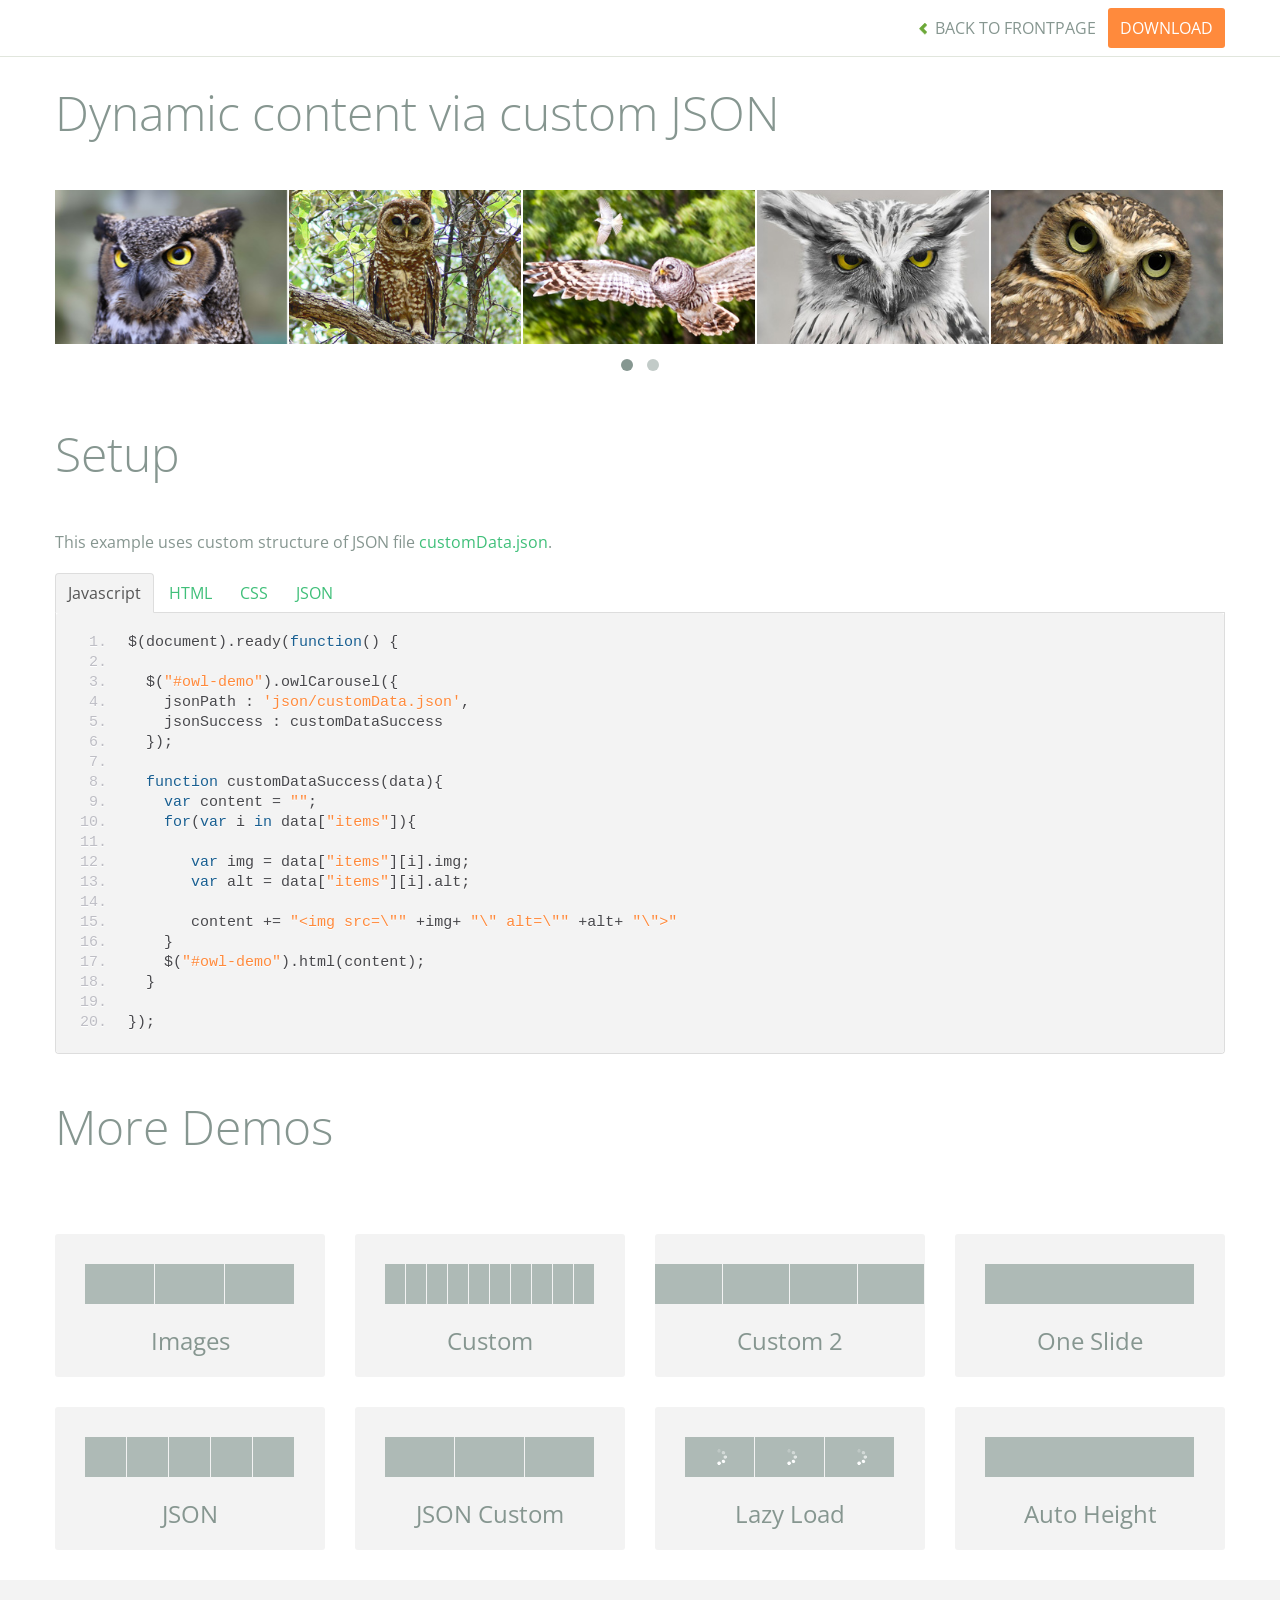
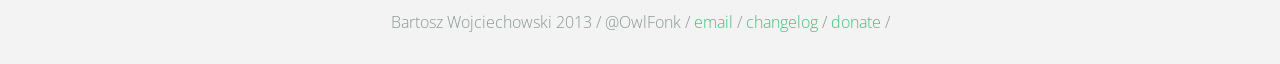
<file: lib/owl.carousel/demos/customJson.html>
<!DOCTYPE html>
<html lang="en">
  <head>
    <meta charset="utf-8">
    <title>Owl Carousel - Dynamic content via custom JSON</title>
    <meta name="viewport" content="width=device-width, initial-scale=1.0">
    <meta name="description" content="jQuery Responsive Carousel - Owl Carusel">
    <meta name="author" content="Bartosz Wojciechowski">

    <link href='http://fonts.googleapis.com/css?family=Open+Sans:400italic,400,300,600,700' rel='stylesheet' type='text/css'>
    <link href="../assets/css/bootstrapTheme.css" rel="stylesheet">
    <link href="../assets/css/custom.css" rel="stylesheet">

    <!-- Owl Carousel Assets -->
    <link href="../owl-carousel/owl.carousel.css" rel="stylesheet">
    <link href="../owl-carousel/owl.theme.css" rel="stylesheet">

    <link href="../assets/js/google-code-prettify/prettify.css" rel="stylesheet">

    <!-- Le fav and touch icons -->
    <link rel="apple-touch-icon-precomposed" sizes="144x144" href="../assets/ico/apple-touch-icon-144-precomposed.png">
    <link rel="apple-touch-icon-precomposed" sizes="114x114" href="../assets/ico/apple-touch-icon-114-precomposed.png">
      <link rel="apple-touch-icon-precomposed" sizes="72x72" href="../assets/ico/apple-touch-icon-72-precomposed.png">
                    <link rel="apple-touch-icon-precomposed" href="../assets/ico/apple-touch-icon-57-precomposed.png">
                                   <link rel="shortcut icon" href="../assets/ico/favicon.png">
  </head>
  <body>

      <div id="top-nav" class="navbar navbar-fixed-top">
        <div class="navbar-inner">
          <div class="container">
            <button type="button" class="btn btn-navbar" data-toggle="collapse" data-target=".nav-collapse">
            <span class="icon-bar"></span>
            <span class="icon-bar"></span>
            <span class="icon-bar"></span>
          </button>
            <div class="nav-collapse collapse">
            <ul class="nav pull-right">
              <li><a href="../index.html"><i class="icon-chevron-left"></i> Back to Frontpage</a></li>
              <li><a href="../owl.carousel.zip" class="download download-on" data-spy="affix" data-offset-top="450">Download</a></li>
            </ul>
            <ul class="nav pull-left">
              
            </ul>
            </div>
          </div>
        </div>
      </div>
   
    <div id="title">
      <div class="container">
        <div class="row">
          <div class="span12">
            <h1>Dynamic content via custom JSON</h1>
          </div>
        </div>
      </div>
    </div>

      <div id="demo">
        <div class="container">
          <div class="row">
            <div class="span12">

              <div id="owl-demo" class="owl-carousel">
              </div>
            </div>
          </div>
        </div>

    </div>

    <div id="example-info">
      <div class="container">
        <div class="row">
          <div class="span12">
            <h1>Setup</h1>
            <p>This example uses custom structure of JSON file <a href="json/customData.json">customData.json</a>.
            </p>
            <ul class="nav nav-tabs" id="myTab">
              <li class="active"><a href="#javascript">Javascript</a></li>
              <li><a href="#HTML">HTML</a></li>
              <li><a href="#CSS">CSS</a></li>
              <li><a href="#JSON">JSON</a></li>
            </ul>
             
            <div class="tab-content">

              <div class="tab-pane active" id="javascript">
<pre class="pre-show prettyprint linenums">
$(document).ready(function() {

  $("#owl-demo").owlCarousel({
    jsonPath : 'json/customData.json',
    jsonSuccess : customDataSuccess
  });

  function customDataSuccess(data){
    var content = "";
    for(var i in data["items"]){
       
       var img = data["items"][i].img;
       var alt = data["items"][i].alt;

       content += "&lt;img src=\"" +img+ "\" alt=\"" +alt+ "\"&gt"
    }
    $("#owl-demo").html(content);
  }

});
</pre>  

              </div>

              <div class="tab-pane" id="HTML">
<pre class="pre-show prettyprint linenums">
&lt;div id="owl-demo" class="owl-carousel"&gt;
&lt;/div&gt;
</pre>
              </div>

              <div class="tab-pane" id="CSS">
<pre class="pre-show prettyprint linenums">
#owl-demo .item{
  background: #a1def8;
  padding: 30px 0px;
  display: block;
  margin: 5px;
  color: #FFF;
  -webkit-border-radius: 3px;
  -moz-border-radius: 3px;
  border-radius: 3px;
  text-align: center;
}

</pre>
              </div>
              <div class="tab-pane" id="JSON">
<pre class="pre-show prettyprint linenums">
{
  "items" : [
    {
      "img": "assets/owl1.jpg",
      "alt" : "Owl Image 1"
    },
    {
      "img": "assets/owl2.jpg",
      "alt" : "Owl Image 2"
    },
    {
      "img": "assets/owl3.jpg",
      "alt" : "Owl Image 1"
    },
    {
      "img": "assets/owl4.jpg",
      "alt" : "Owl Image 2"
    },
    {
      "img": "assets/owl5.jpg",
      "alt" : "Owl Image 1"
    },
    {
      "img": "assets/owl6.jpg",
      "alt" : "Owl Image 2"
    }
  ]
}
</pre>
</div>
            </div><!--End Tab Content-->

          </div>
        </div>
      </div>
    </div>

    <div id="more">
      <div class="container">

        <div class="row">
          <div class="span12">
            <h1>More Demos</h1>
          </div>
        </div>

        <div class="row demos-row">
          <div class="span3">
            <a href="images.html" class="demo-box">
              <div class="demo-wrapper demo-images clearfix">
                <div class="demo-slide"><div class="bg"></div></div>
                <div class="demo-slide"><div class="bg"></div></div>
                <div class="demo-slide"><div class="bg"></div></div>
              </div>
              <h3>Images</h3>
            </a>
          </div>

          <div class="span3">
            <a href="custom.html" class="demo-box">
              <div class="demo-wrapper demo-custom clearfix">
                <div class="demo-slide"><div class="bg"></div></div>
                <div class="demo-slide"><div class="bg"></div></div>
                <div class="demo-slide"><div class="bg"></div></div>
                <div class="demo-slide"><div class="bg"></div></div>
                <div class="demo-slide"><div class="bg"></div></div>
                <div class="demo-slide"><div class="bg"></div></div>
                <div class="demo-slide"><div class="bg"></div></div>
                <div class="demo-slide"><div class="bg"></div></div>
                <div class="demo-slide"><div class="bg"></div></div>
                <div class="demo-slide"><div class="bg"></div></div>
              </div>
              <h3>Custom</h3>
            </a>
          </div>

          <div class="span3">
            <a href="itemsCustom.html" class="demo-box">
              <div class="demo-wrapper demo-full clearfix">
                <div class="demo-slide"><div class="bg"></div></div>
                <div class="demo-slide"><div class="bg"></div></div>
                <div class="demo-slide"><div class="bg"></div></div>
                <div class="demo-slide"><div class="bg"></div></div>
              </div>
              <h3>Custom 2</h3>
            </a>
          </div>

          <div class="span3">
            <a href="one.html" class="demo-box">
              <div class="demo-wrapper demo-one clearfix">
                <div class="demo-slide"><div class="bg"></div></div>
              </div>
              <h3>One Slide</h3>
            </a>
          </div>

        </div>
        <div class="row demos-row">
          <div class="span3">
            <a href="json.html" class="demo-box">
              <div class="demo-wrapper demo-Json clearfix">
                <div class="demo-slide"><div class="bg"></div></div>
                <div class="demo-slide"><div class="bg"></div></div>
                <div class="demo-slide"><div class="bg"></div></div>
                <div class="demo-slide"><div class="bg"></div></div>
                <div class="demo-slide"><div class="bg"></div></div>
              </div>
              <h3>JSON</h3>
            </a>
          </div>

          <div class="span3">
            <a href="customJson.html" class="demo-box">
              <div class="demo-wrapper demo-Json-custom clearfix">
                <div class="demo-slide"><div class="bg"></div></div>
                <div class="demo-slide"><div class="bg"></div></div>
                <div class="demo-slide"><div class="bg"></div></div>
              </div>
              <h3>JSON Custom</h3>
            </a>
          </div>

          <div class="span3">
            <a href="lazyLoad.html" class="demo-box">
              <div class="demo-wrapper demo-lazy clearfix">
                <div class="demo-slide"><div class="bg"></div></div>
                <div class="demo-slide"><div class="bg"></div></div>
                <div class="demo-slide"><div class="bg"></div></div>
              </div>
              <h3>Lazy Load</h3>
            </a>
          </div>

          <div class="span3">
            <a href="autoHeight.html" class="demo-box">
              <div class="demo-wrapper demo-height clearfix">
                <div class="demo-slide"><div class="bg"></div></div>
              </div>
              <h3>Auto Height</h3>
            </a>
          </div>

        </div>
      </div>
    </div>


 
    <div id="footer">
      <div class="container">
        <div class="row">
          <div class="span12">
            <h5>Bartosz Wojciechowski 2013 / @OwlFonk / 
            <a href="mailto:owl@owlgraphic.com?subject=Hey Owl!">email</a> / 
            <a href="../changelog.html">changelog</a> /
            <a href="https://www.paypal.com/cgi-bin/webscr?cmd=_s-xclick&hosted_button_id=EFSGXZS7V2U9N">donate</a> / 
            <a href="https://twitter.com/share" class="twitter-share-button" data-url="http://owlgraphic.com/owlcarousel/" data-text="Awesome jQuery Owl Carousel Responsive Plugin" data-via="OwlFonk" data-count="none" data-hashtags="owlcarousel"></a>
            <script>
            var owldomain = window.location.hostname.indexOf("owlgraphic");
            if(owldomain !== -1){
              !function(d,s,id){var js,fjs=d.getElementsByTagName(s)[0],p=/^http:/.test(d.location)?'http':'https';if(!d.getElementById(id)){js=d.createElement(s);js.id=id;js.src=p+'://platform.twitter.com/widgets.js';fjs.parentNode.insertBefore(js,fjs);}}(document, 'script', 'twitter-wjs');
            }
            </script>
            </h5>
          </div>
        </div>
      </div>
    </div>


    <script src="../assets/js/jquery-1.9.1.min.js"></script> 
    <script src="../owl-carousel/owl.carousel.js"></script>


    <!-- Demo -->

    <style>
    #owl-demo img{
        display: block;
        width: 99%;
        height: auto;
    }
    </style>


    <script>
    $(document).ready(function() {

      $("#owl-demo").owlCarousel({
        jsonPath : 'json/customData.json',
        jsonSuccess : customDataSuccess
      });

      function customDataSuccess(data){
        var content = "";
        for(var i in data["items"]){
           
           var img = data["items"][i].img;
           var alt = data["items"][i].alt;

           content += "<img src=\"" +img+ "\" alt=\"" +alt+ "\">"
        }
        $("#owl-demo").html(content);
      }

    });
    </script>


    <script src="../assets/js/bootstrap-collapse.js"></script>
    <script src="../assets/js/bootstrap-transition.js"></script>
    <script src="../assets/js/bootstrap-tab.js"></script>

    <script src="../assets/js/google-code-prettify/prettify.js"></script>
	  <script src="../assets/js/application.js"></script>

  </body>
</html>
</file>
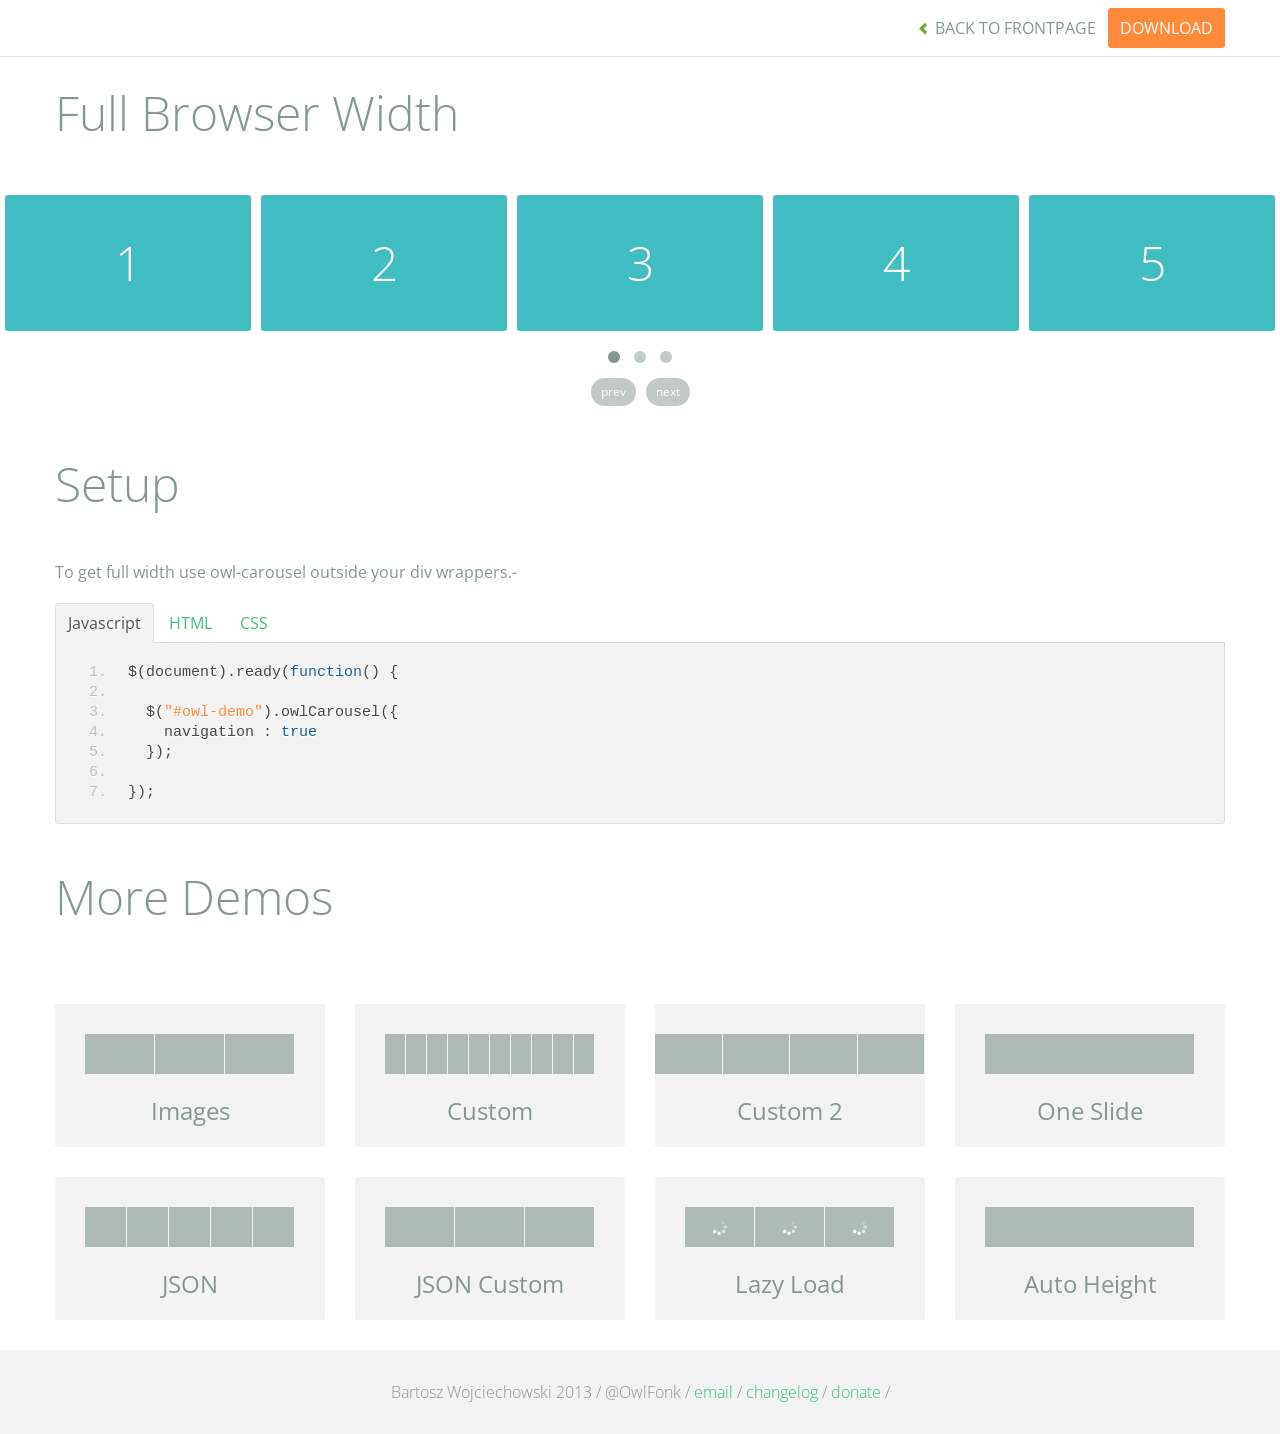
<file: lib/owl.carousel/demos/full.html>
<!DOCTYPE html>
<html lang="en">
  <head>
    <meta charset="utf-8">
    <title>Owl Carousel - Full Width Demo</title>
    <meta name="viewport" content="width=device-width, initial-scale=1.0">
    <meta name="description" content="jQuery Responsive Carousel - Owl Carusel">
    <meta name="author" content="Bartosz Wojciechowski">
    
    <link href='http://fonts.googleapis.com/css?family=Open+Sans:400italic,400,300,600,700' rel='stylesheet' type='text/css'>
    <link href="../assets/css/bootstrapTheme.css" rel="stylesheet">
    <link href="../assets/css/custom.css" rel="stylesheet">

    <!-- Owl Carousel Assets -->
    <link href="../owl-carousel/owl.carousel.css" rel="stylesheet">
    <link href="../owl-carousel/owl.theme.css" rel="stylesheet">

    <link href="../assets/js/google-code-prettify/prettify.css" rel="stylesheet">

	
    <!-- Le fav and touch icons -->
    <link rel="apple-touch-icon-precomposed" sizes="144x144" href="../assets/ico/apple-touch-icon-144-precomposed.png">
    <link rel="apple-touch-icon-precomposed" sizes="114x114" href="../assets/ico/apple-touch-icon-114-precomposed.png">
      <link rel="apple-touch-icon-precomposed" sizes="72x72" href="../assets/ico/apple-touch-icon-72-precomposed.png">
                    <link rel="apple-touch-icon-precomposed" href="../assets/ico/apple-touch-icon-57-precomposed.png">
                                   <link rel="shortcut icon" href="../assets/ico/favicon.png">
  </head>
  <body>

      <div id="top-nav" class="navbar navbar-fixed-top">
        <div class="navbar-inner">
          <div class="container">
            <button type="button" class="btn btn-navbar" data-toggle="collapse" data-target=".nav-collapse">
            <span class="icon-bar"></span>
            <span class="icon-bar"></span>
            <span class="icon-bar"></span>
          </button>
            <div class="nav-collapse collapse">
            <ul class="nav pull-right">
              <li><a href="../index.html"><i class="icon-chevron-left"></i> Back to Frontpage</a></li>
              <li><a href="../owl.carousel.zip" class="download download-on" data-spy="affix" data-offset-top="450">Download</a></li>
            </ul>
            <ul class="nav pull-left">
              
            </ul>
            </div>
          </div>
        </div>
      </div>
   
    <div id="title">
      <div class="container">
        <div class="row">
          <div class="span12">
            <h1>Full Browser Width</h1>
          </div>
        </div>
      </div>
    </div>

      <div id="demo">

        <div id="owl-demo" class="owl-carousel">
          
          <div class="item"><h1>1</h1></div>
          <div class="item"><h1>2</h1></div>
          <div class="item"><h1>3</h1></div>
          <div class="item"><h1>4</h1></div>
          <div class="item"><h1>5</h1></div>
          <div class="item"><h1>6</h1></div>
          <div class="item"><h1>7</h1></div>
          <div class="item"><h1>8</h1></div>
          <div class="item"><h1>9</h1></div>
          <div class="item"><h1>10</h1></div>
          <div class="item"><h1>11</h1></div>
          <div class="item"><h1>12</h1></div>

        </div>

    </div>

    <div id="example-info">
      <div class="container">
        <div class="row">
          <div class="span12">
            <h1>Setup</h1>
            <p>To get full width use owl-carousel outside your div wrappers.-</p>
            <ul class="nav nav-tabs" id="myTab">
              <li class="active"><a href="#javascript">Javascript</a></li>
              <li><a href="#HTML">HTML</a></li>
              <li><a href="#CSS">CSS</a></li>
            </ul>
             
            <div class="tab-content">

              <div class="tab-pane active" id="javascript">
<pre class="pre-show prettyprint linenums">
$(document).ready(function() {

  $("#owl-demo").owlCarousel({
    navigation : true
  });

});
</pre>  

              </div>

              <div class="tab-pane" id="HTML">
<pre class="pre-show prettyprint linenums">
&lt;div id="owl-demo" class="owl-carousel owl-theme"&gt;
          
  &lt;div class="item"&gt;&lt;h1&gt;1&lt;/h1&gt;&lt;/div&gt;
  &lt;div class="item"&gt;&lt;h1&gt;2&lt;/h1&gt;&lt;/div&gt;
  &lt;div class="item"&gt;&lt;h1&gt;3&lt;/h1&gt;&lt;/div&gt;
  &lt;div class="item"&gt;&lt;h1&gt;4&lt;/h1&gt;&lt;/div&gt;
  &lt;div class="item"&gt;&lt;h1&gt;5&lt;/h1&gt;&lt;/div&gt;
  &lt;div class="item"&gt;&lt;h1&gt;6&lt;/h1&gt;&lt;/div&gt;
  &lt;div class="item"&gt;&lt;h1&gt;7&lt;/h1&gt;&lt;/div&gt;
  &lt;div class="item"&gt;&lt;h1&gt;8&lt;/h1&gt;&lt;/div&gt;
  &lt;div class="item"&gt;&lt;h1&gt;9&lt;/h1&gt;&lt;/div&gt;
  &lt;div class="item"&gt;&lt;h1&gt;10&lt;/h1&gt;&lt;/div&gt;
  &lt;div class="item"&gt;&lt;h1&gt;11&lt;/h1&gt;&lt;/div&gt;
  &lt;div class="item"&gt;&lt;h1&gt;12&lt;/h1&gt;&lt;/div&gt;

&lt;/div&gt;
</pre>
              </div>

              <div class="tab-pane" id="CSS">
<pre class="pre-show prettyprint linenums">
#owl-demo .item{
  background: #42bdc2;
  padding: 30px 0px;
  margin: 10px;
  color: #FFF;
  -webkit-border-radius: 3px;
  -moz-border-radius: 3px;
  border-radius: 3px;
  text-align: center;
}
</pre>
              </div>
            </div><!--End Tab Content-->

          </div>
        </div>
      </div>
    </div>

    <div id="more">
      <div class="container">

        <div class="row">
          <div class="span12">
            <h1>More Demos</h1>
          </div>
        </div>

        <div class="row demos-row">
          <div class="span3">
            <a href="images.html" class="demo-box">
              <div class="demo-wrapper demo-images clearfix">
                <div class="demo-slide"><div class="bg"></div></div>
                <div class="demo-slide"><div class="bg"></div></div>
                <div class="demo-slide"><div class="bg"></div></div>
              </div>
              <h3>Images</h3>
            </a>
          </div>

          <div class="span3">
            <a href="custom.html" class="demo-box">
              <div class="demo-wrapper demo-custom clearfix">
                <div class="demo-slide"><div class="bg"></div></div>
                <div class="demo-slide"><div class="bg"></div></div>
                <div class="demo-slide"><div class="bg"></div></div>
                <div class="demo-slide"><div class="bg"></div></div>
                <div class="demo-slide"><div class="bg"></div></div>
                <div class="demo-slide"><div class="bg"></div></div>
                <div class="demo-slide"><div class="bg"></div></div>
                <div class="demo-slide"><div class="bg"></div></div>
                <div class="demo-slide"><div class="bg"></div></div>
                <div class="demo-slide"><div class="bg"></div></div>
              </div>
              <h3>Custom</h3>
            </a>
          </div>

          <div class="span3">
            <a href="itemsCustom.html" class="demo-box">
              <div class="demo-wrapper demo-full clearfix">
                <div class="demo-slide"><div class="bg"></div></div>
                <div class="demo-slide"><div class="bg"></div></div>
                <div class="demo-slide"><div class="bg"></div></div>
                <div class="demo-slide"><div class="bg"></div></div>
              </div>
              <h3>Custom 2</h3>
            </a>
          </div>

          <div class="span3">
            <a href="one.html" class="demo-box">
              <div class="demo-wrapper demo-one clearfix">
                <div class="demo-slide"><div class="bg"></div></div>
              </div>
              <h3>One Slide</h3>
            </a>
          </div>

        </div>
        <div class="row demos-row">
          <div class="span3">
            <a href="json.html" class="demo-box">
              <div class="demo-wrapper demo-Json clearfix">
                <div class="demo-slide"><div class="bg"></div></div>
                <div class="demo-slide"><div class="bg"></div></div>
                <div class="demo-slide"><div class="bg"></div></div>
                <div class="demo-slide"><div class="bg"></div></div>
                <div class="demo-slide"><div class="bg"></div></div>
              </div>
              <h3>JSON</h3>
            </a>
          </div>

          <div class="span3">
            <a href="customJson.html" class="demo-box">
              <div class="demo-wrapper demo-Json-custom clearfix">
                <div class="demo-slide"><div class="bg"></div></div>
                <div class="demo-slide"><div class="bg"></div></div>
                <div class="demo-slide"><div class="bg"></div></div>
              </div>
              <h3>JSON Custom</h3>
            </a>
          </div>

          <div class="span3">
            <a href="lazyLoad.html" class="demo-box">
              <div class="demo-wrapper demo-lazy clearfix">
                <div class="demo-slide"><div class="bg"></div></div>
                <div class="demo-slide"><div class="bg"></div></div>
                <div class="demo-slide"><div class="bg"></div></div>
              </div>
              <h3>Lazy Load</h3>
            </a>
          </div>

          <div class="span3">
            <a href="autoHeight.html" class="demo-box">
              <div class="demo-wrapper demo-height clearfix">
                <div class="demo-slide"><div class="bg"></div></div>
              </div>
              <h3>Auto Height</h3>
            </a>
          </div>

        </div>
      </div>
    </div>


 
    <div id="footer">
      <div class="container">
        <div class="row">
          <div class="span12">
            <h5>Bartosz Wojciechowski 2013 / @OwlFonk / 
            <a href="mailto:owl@owlgraphic.com?subject=Hey Owl!">email</a> / 
            <a href="../changelog.html">changelog</a> /
            <a href="https://www.paypal.com/cgi-bin/webscr?cmd=_s-xclick&hosted_button_id=EFSGXZS7V2U9N">donate</a> / 
            <a href="https://twitter.com/share" class="twitter-share-button" data-url="http://owlgraphic.com/owlcarousel/" data-text="Awesome jQuery Owl Carousel Responsive Plugin" data-via="OwlFonk" data-count="none" data-hashtags="owlcarousel"></a>
            <script>
            var owldomain = window.location.hostname.indexOf("owlgraphic");
            if(owldomain !== -1){
              !function(d,s,id){var js,fjs=d.getElementsByTagName(s)[0],p=/^http:/.test(d.location)?'http':'https';if(!d.getElementById(id)){js=d.createElement(s);js.id=id;js.src=p+'://platform.twitter.com/widgets.js';fjs.parentNode.insertBefore(js,fjs);}}(document, 'script', 'twitter-wjs');
            }
            </script>
            </h5>
          </div>
        </div>
      </div>
    </div>


    <script src="../assets/js/jquery-1.9.1.min.js"></script> 
    <script src="../owl-carousel/owl.carousel.js"></script>

    <!-- Demo -->

    <style>
    #owl-demo .item{
        background: #42bdc2;
        padding: 30px 0px;
        margin: 5px;
        color: #FFF;
        -webkit-border-radius: 3px;
        -moz-border-radius: 3px;
        border-radius: 3px;
        text-align: center;
    }
    </style>

    <script>
    $(document).ready(function() {
      $("#owl-demo").owlCarousel({
        navigation : true
      });
    });

    </script>
    

    <script src="../assets/js/bootstrap-collapse.js"></script>
    <script src="../assets/js/bootstrap-transition.js"></script>
    <script src="../assets/js/bootstrap-tab.js"></script>

    <script src="../assets/js/google-code-prettify/prettify.js"></script>
	  <script src="../assets/js/application.js"></script>

  </body>
</html>
</file>
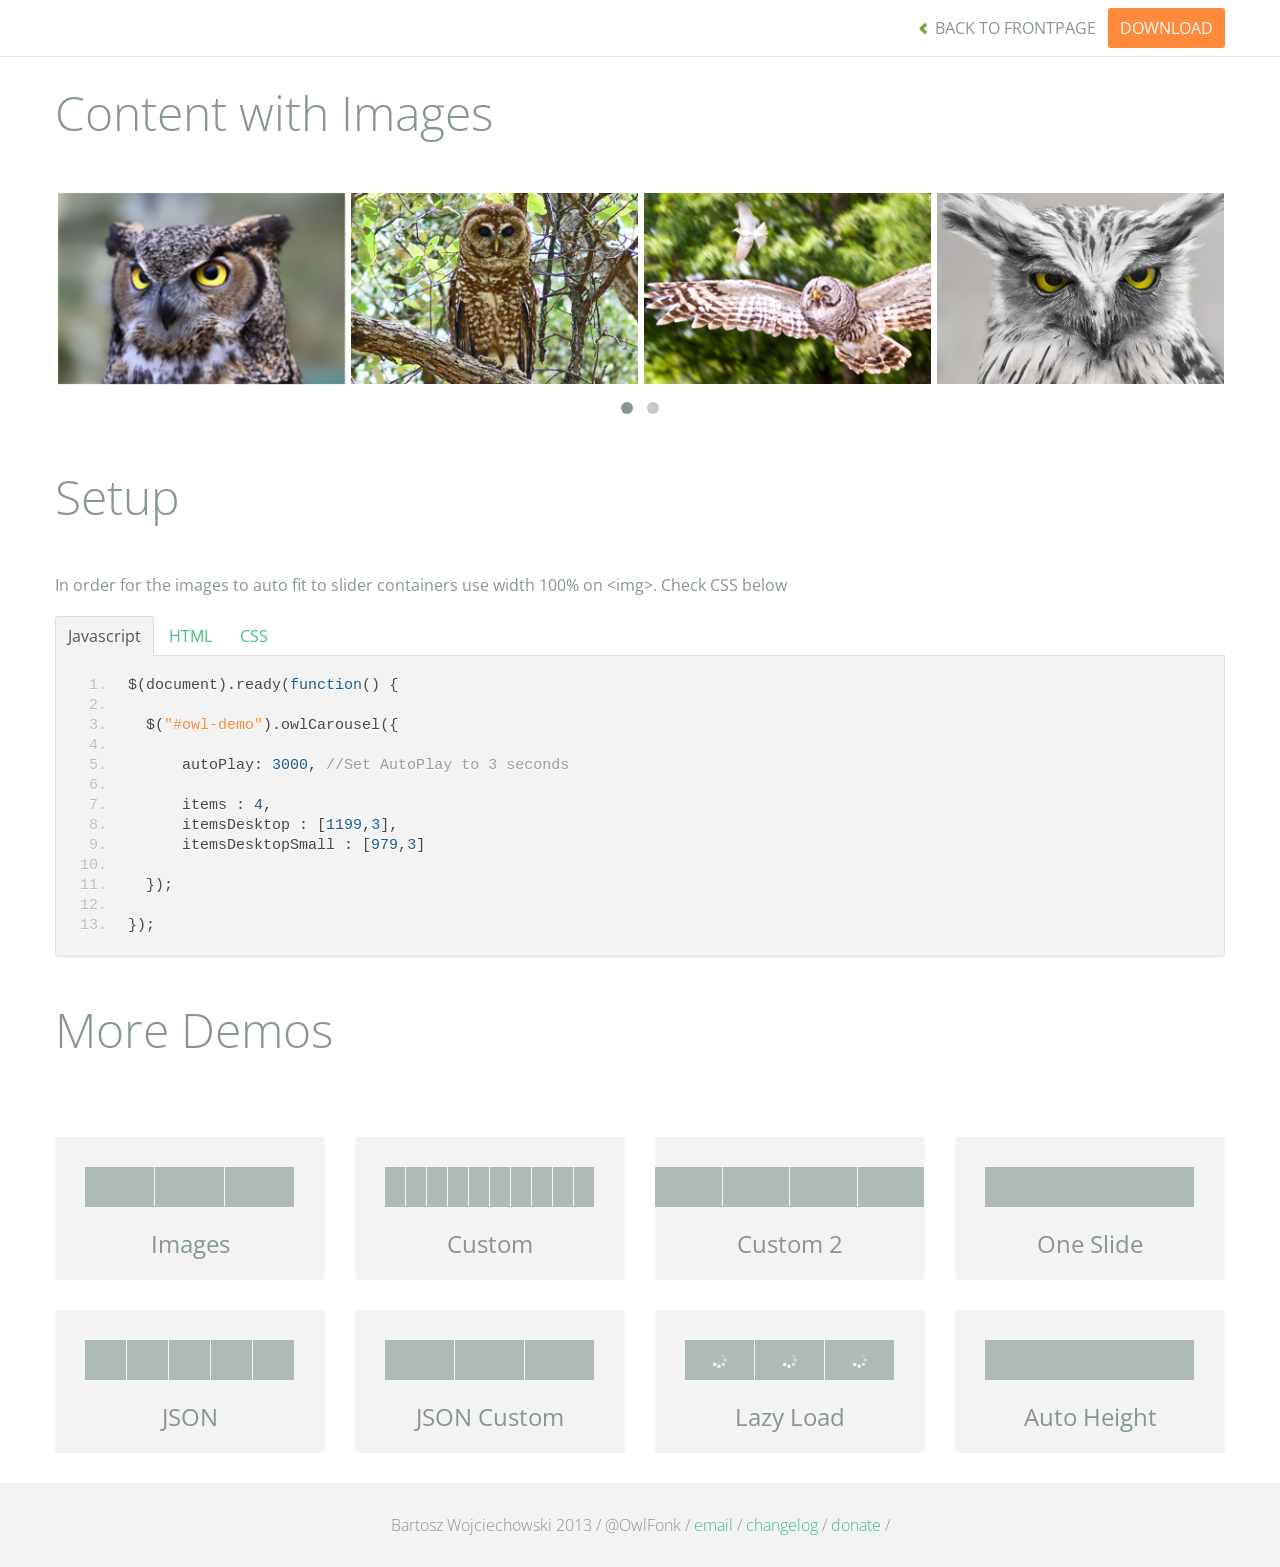
<file: lib/owl.carousel/demos/images.html>
<!DOCTYPE html>
<html lang="en">
  <head>
    <meta charset="utf-8">
    <title>Owl Carousel - Images Demo</title>
    <meta name="viewport" content="width=device-width, initial-scale=1.0">
    <meta name="description" content="jQuery Responsive Carousel - Owl Carusel">
    <meta name="author" content="Bartosz Wojciechowski">
    
    <link href='http://fonts.googleapis.com/css?family=Open+Sans:400italic,400,300,600,700' rel='stylesheet' type='text/css'>
    <link href="../assets/css/bootstrapTheme.css" rel="stylesheet">
    <link href="../assets/css/custom.css" rel="stylesheet">

    <!-- Owl Carousel Assets -->
    <link href="../owl-carousel/owl.carousel.css" rel="stylesheet">
    <link href="../owl-carousel/owl.theme.css" rel="stylesheet">

    <!-- Prettify -->
    <link href="../assets/js/google-code-prettify/prettify.css" rel="stylesheet">
    

    <!-- Le fav and touch icons -->
    <link rel="apple-touch-icon-precomposed" sizes="144x144" href="../assets/ico/apple-touch-icon-144-precomposed.png">
    <link rel="apple-touch-icon-precomposed" sizes="114x114" href="../assets/ico/apple-touch-icon-114-precomposed.png">
      <link rel="apple-touch-icon-precomposed" sizes="72x72" href="../assets/ico/apple-touch-icon-72-precomposed.png">
                    <link rel="apple-touch-icon-precomposed" href="../assets/ico/apple-touch-icon-57-precomposed.png">
                                   <link rel="shortcut icon" href="../assets/ico/favicon.png">
  </head>
  <body>

      <div id="top-nav" class="navbar navbar-fixed-top">
        <div class="navbar-inner">
          <div class="container">
            <button type="button" class="btn btn-navbar" data-toggle="collapse" data-target=".nav-collapse">
            <span class="icon-bar"></span>
            <span class="icon-bar"></span>
            <span class="icon-bar"></span>
          </button>
            <div class="nav-collapse collapse">
            <ul class="nav pull-right">
              <li><a href="../index.html"><i class="icon-chevron-left"></i> Back to Frontpage</a></li>
              <li><a href="../owl.carousel.zip" class="download download-on" data-spy="affix" data-offset-top="450">Download</a></li>
            </ul>
            <ul class="nav pull-left">
              
            </ul>
            </div>
          </div>
        </div>
      </div>
   
    <div id="title">
      <div class="container">
        <div class="row">
          <div class="span12">
            <h1>Content with Images</h1>
          </div>
        </div>
      </div>
    </div>

      <div id="demo">
        <div class="container">
          <div class="row">
            <div class="span12">

              <div id="owl-demo" class="owl-carousel">
                <div class="item"><img src="assets/owl1.jpg" alt="Owl Image"></div>
                <div class="item"><img src="assets/owl2.jpg" alt="Owl Image"></div>
                <div class="item"><img src="assets/owl3.jpg" alt="Owl Image"></div>
                <div class="item"><img src="assets/owl4.jpg" alt="Owl Image"></div>
                <div class="item"><img src="assets/owl5.jpg" alt="Owl Image"></div>
                <div class="item"><img src="assets/owl6.jpg" alt="Owl Image"></div>
                <div class="item"><img src="assets/owl7.jpg" alt="Owl Image"></div>
                <div class="item"><img src="assets/owl8.jpg" alt="Owl Image"></div>
              </div>
              
            </div>
          </div>
        </div>

    </div>

    <div id="example-info">
      <div class="container">
        <div class="row">
          <div class="span12">
            <h1>Setup</h1>
            <p>In order for the images to auto fit to slider containers use width 100% on &lt;img&gt;. Check CSS below</p>
            <ul class="nav nav-tabs" id="myTab">
              <li class="active"><a href="#javascript">Javascript</a></li>
              <li><a href="#HTML">HTML</a></li>
              <li><a href="#CSS">CSS</a></li>
            </ul>
             
            <div class="tab-content">

              <div class="tab-pane active" id="javascript">
<pre class="pre-show prettyprint linenums">
$(document).ready(function() {

  $("#owl-demo").owlCarousel({

      autoPlay: 3000, //Set AutoPlay to 3 seconds

      items : 4,
      itemsDesktop : [1199,3],
      itemsDesktopSmall : [979,3]

  });

});
</pre>  

              </div>

              <div class="tab-pane" id="HTML">
<pre class="pre-show prettyprint linenums">
&lt;div id="owl-demo"&gt;
          
  &lt;div class="item"&gt;&lt;img src="assets/owl1.jpg" alt="Owl Image"&gt;&lt;/div&gt;
  &lt;div class="item"&gt;&lt;img src="assets/owl2.jpg" alt="Owl Image"&gt;&lt;/div&gt;
  &lt;div class="item"&gt;&lt;img src="assets/owl3.jpg" alt="Owl Image"&gt;&lt;/div&gt;
  &lt;div class="item"&gt;&lt;img src="assets/owl4.jpg" alt="Owl Image"&gt;&lt;/div&gt;
  &lt;div class="item"&gt;&lt;img src="assets/owl5.jpg" alt="Owl Image"&gt;&lt;/div&gt;
  &lt;div class="item"&gt;&lt;img src="assets/owl6.jpg" alt="Owl Image"&gt;&lt;/div&gt;
  &lt;div class="item"&gt;&lt;img src="assets/owl7.jpg" alt="Owl Image"&gt;&lt;/div&gt;
  &lt;div class="item"&gt;&lt;img src="assets/owl8.jpg" alt="Owl Image"&gt;&lt;/div&gt;

&lt;/div&gt;
</pre>
              </div>

              <div class="tab-pane" id="CSS">
<pre class="pre-show prettyprint linenums">
#owl-demo .item{
  margin: 3px;
}
#owl-demo .item img{
  display: block;
  width: 100%;
  height: auto;
}
</pre>
              </div>
            </div><!--End Tab Content-->

          </div>
        </div>
      </div>
    </div>

    <div id="more">
      <div class="container">

        <div class="row">
          <div class="span12">
            <h1>More Demos</h1>
          </div>
        </div>

        <div class="row demos-row">
          <div class="span3">
            <a href="images.html" class="demo-box">
              <div class="demo-wrapper demo-images clearfix">
                <div class="demo-slide"><div class="bg"></div></div>
                <div class="demo-slide"><div class="bg"></div></div>
                <div class="demo-slide"><div class="bg"></div></div>
              </div>
              <h3>Images</h3>
            </a>
          </div>

          <div class="span3">
            <a href="custom.html" class="demo-box">
              <div class="demo-wrapper demo-custom clearfix">
                <div class="demo-slide"><div class="bg"></div></div>
                <div class="demo-slide"><div class="bg"></div></div>
                <div class="demo-slide"><div class="bg"></div></div>
                <div class="demo-slide"><div class="bg"></div></div>
                <div class="demo-slide"><div class="bg"></div></div>
                <div class="demo-slide"><div class="bg"></div></div>
                <div class="demo-slide"><div class="bg"></div></div>
                <div class="demo-slide"><div class="bg"></div></div>
                <div class="demo-slide"><div class="bg"></div></div>
                <div class="demo-slide"><div class="bg"></div></div>
              </div>
              <h3>Custom</h3>
            </a>
          </div>

          <div class="span3">
            <a href="itemsCustom.html" class="demo-box">
              <div class="demo-wrapper demo-full clearfix">
                <div class="demo-slide"><div class="bg"></div></div>
                <div class="demo-slide"><div class="bg"></div></div>
                <div class="demo-slide"><div class="bg"></div></div>
                <div class="demo-slide"><div class="bg"></div></div>
              </div>
              <h3>Custom 2</h3>
            </a>
          </div>

          <div class="span3">
            <a href="one.html" class="demo-box">
              <div class="demo-wrapper demo-one clearfix">
                <div class="demo-slide"><div class="bg"></div></div>
              </div>
              <h3>One Slide</h3>
            </a>
          </div>

        </div>
        <div class="row demos-row">
          <div class="span3">
            <a href="json.html" class="demo-box">
              <div class="demo-wrapper demo-Json clearfix">
                <div class="demo-slide"><div class="bg"></div></div>
                <div class="demo-slide"><div class="bg"></div></div>
                <div class="demo-slide"><div class="bg"></div></div>
                <div class="demo-slide"><div class="bg"></div></div>
                <div class="demo-slide"><div class="bg"></div></div>
              </div>
              <h3>JSON</h3>
            </a>
          </div>

          <div class="span3">
            <a href="customJson.html" class="demo-box">
              <div class="demo-wrapper demo-Json-custom clearfix">
                <div class="demo-slide"><div class="bg"></div></div>
                <div class="demo-slide"><div class="bg"></div></div>
                <div class="demo-slide"><div class="bg"></div></div>
              </div>
              <h3>JSON Custom</h3>
            </a>
          </div>

          <div class="span3">
            <a href="lazyLoad.html" class="demo-box">
              <div class="demo-wrapper demo-lazy clearfix">
                <div class="demo-slide"><div class="bg"></div></div>
                <div class="demo-slide"><div class="bg"></div></div>
                <div class="demo-slide"><div class="bg"></div></div>
              </div>
              <h3>Lazy Load</h3>
            </a>
          </div>

          <div class="span3">
            <a href="autoHeight.html" class="demo-box">
              <div class="demo-wrapper demo-height clearfix">
                <div class="demo-slide"><div class="bg"></div></div>
              </div>
              <h3>Auto Height</h3>
            </a>
          </div>

        </div>
      </div>
    </div>


 
    <div id="footer">
      <div class="container">
        <div class="row">
          <div class="span12">
            <h5>Bartosz Wojciechowski 2013 / @OwlFonk / 
            <a href="mailto:owl@owlgraphic.com?subject=Hey Owl!">email</a> / 
            <a href="../changelog.html">changelog</a> /
            <a href="https://www.paypal.com/cgi-bin/webscr?cmd=_s-xclick&hosted_button_id=EFSGXZS7V2U9N">donate</a> / 
            <a href="https://twitter.com/share" class="twitter-share-button" data-url="http://owlgraphic.com/owlcarousel/" data-text="Awesome jQuery Owl Carousel Responsive Plugin" data-via="OwlFonk" data-count="none" data-hashtags="owlcarousel"></a>
            <script>
            var owldomain = window.location.hostname.indexOf("owlgraphic");
            if(owldomain !== -1){
              !function(d,s,id){var js,fjs=d.getElementsByTagName(s)[0],p=/^http:/.test(d.location)?'http':'https';if(!d.getElementById(id)){js=d.createElement(s);js.id=id;js.src=p+'://platform.twitter.com/widgets.js';fjs.parentNode.insertBefore(js,fjs);}}(document, 'script', 'twitter-wjs');
            }
            </script>
            </h5>
          </div>
        </div>
      </div>
    </div>


    <script src="../assets/js/jquery-1.9.1.min.js"></script> 
    <script src="../owl-carousel/owl.carousel.js"></script>


    <!-- Demo -->

    <style>
    #owl-demo .item{
        margin: 3px;
    }
    #owl-demo .item img{
        display: block;
        width: 100%;
        height: auto;
    }
    </style>


    <script>
    $(document).ready(function() {
      $("#owl-demo").owlCarousel({
        autoPlay: 3000,
        items : 4,
        itemsDesktop : [1199,3],
        itemsDesktopSmall : [979,3]
      });

    });
    </script>

    <script src="../assets/js/bootstrap-collapse.js"></script>
    <script src="../assets/js/bootstrap-transition.js"></script>
    <script src="../assets/js/bootstrap-tab.js"></script>

    <script src="../assets/js/google-code-prettify/prettify.js"></script>
	  <script src="../assets/js/application.js"></script>

  </body>
</html>
</file>
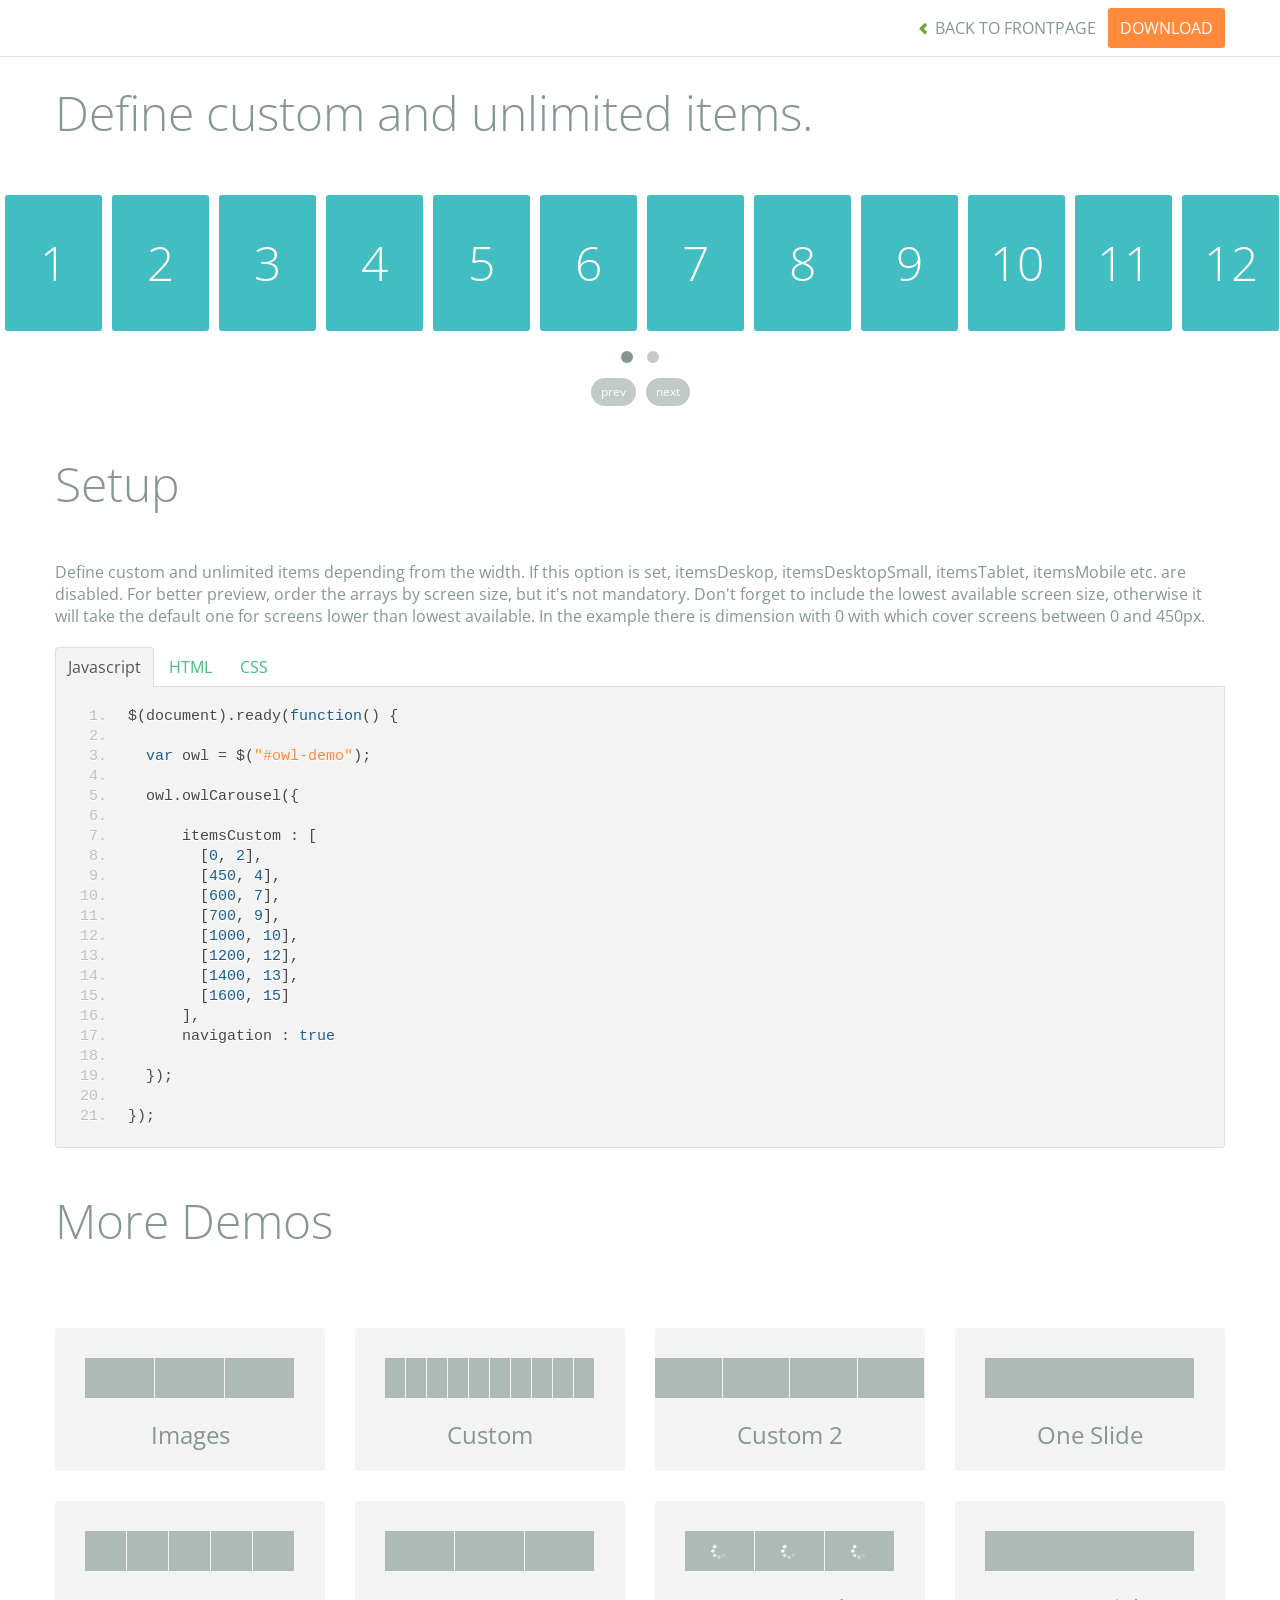
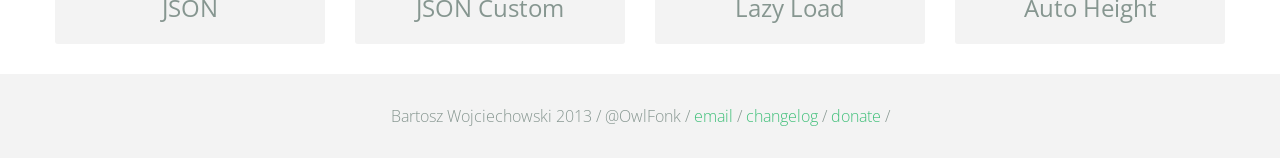
<file: lib/owl.carousel/demos/itemsCustom.html>
<!DOCTYPE html>
<html lang="en">
  <head>
    <meta charset="utf-8">
    <title>Owl Carousel - itemsCustom</title>
    <meta name="viewport" content="width=device-width, initial-scale=1.0">
    <meta name="description" content="jQuery Responsive Carousel - Owl Carusel">
    <meta name="author" content="Bartosz Wojciechowski">

    <link href='http://fonts.googleapis.com/css?family=Open+Sans:400italic,400,300,600,700' rel='stylesheet' type='text/css'>
    <link href="../assets/css/bootstrapTheme.css" rel="stylesheet">
    <link href="../assets/css/custom.css" rel="stylesheet">

    <!-- Owl Carousel Assets -->
    <link href="../owl-carousel/owl.carousel.css" rel="stylesheet">
    <link href="../owl-carousel/owl.theme.css" rel="stylesheet">

    <link href="../assets/js/google-code-prettify/prettify.css" rel="stylesheet">

    <!-- Le fav and touch icons -->
    <link rel="apple-touch-icon-precomposed" sizes="144x144" href="../assets/ico/apple-touch-icon-144-precomposed.png">
    <link rel="apple-touch-icon-precomposed" sizes="114x114" href="../assets/ico/apple-touch-icon-114-precomposed.png">
      <link rel="apple-touch-icon-precomposed" sizes="72x72" href="../assets/ico/apple-touch-icon-72-precomposed.png">
                    <link rel="apple-touch-icon-precomposed" href="../assets/ico/apple-touch-icon-57-precomposed.png">
                                   <link rel="shortcut icon" href="../assets/ico/favicon.png">
  </head>
  <body>

      <div id="top-nav" class="navbar navbar-fixed-top">
        <div class="navbar-inner">
          <div class="container">
            <button type="button" class="btn btn-navbar" data-toggle="collapse" data-target=".nav-collapse">
            <span class="icon-bar"></span>
            <span class="icon-bar"></span>
            <span class="icon-bar"></span>
          </button>
            <div class="nav-collapse collapse">
            <ul class="nav pull-right">
              <li><a href="../index.html"><i class="icon-chevron-left"></i> Back to Frontpage</a></li>
              <li><a href="../owl.carousel.zip" class="download download-on" data-spy="affix" data-offset-top="450">Download</a></li>
            </ul>
            <ul class="nav pull-left">
              
            </ul>
            </div>
          </div>
        </div>
      </div>
   
    <div id="title">
      <div class="container">
        <div class="row">
          <div class="span12">
            <h1>Define custom and unlimited items.</h1>
          </div>
        </div>
      </div>
    </div>

      <div id="demo">
        <div id="owl-demo" class="owl-carousel">
          
          <div class="item"><h1>1</h1></div>
          <div class="item"><h1>2</h1></div>
          <div class="item"><h1>3</h1></div>
          <div class="item"><h1>4</h1></div>
          <div class="item"><h1>5</h1></div>
          <div class="item"><h1>6</h1></div>
          <div class="item"><h1>7</h1></div>
          <div class="item"><h1>8</h1></div>
          <div class="item"><h1>9</h1></div>
          <div class="item"><h1>10</h1></div>
          <div class="item"><h1>11</h1></div>
          <div class="item"><h1>12</h1></div>
          <div class="item"><h1>13</h1></div>
          <div class="item"><h1>14</h1></div>
          <div class="item"><h1>15</h1></div>
          <div class="item"><h1>16</h1></div>
          <div class="item"><h1>17</h1></div>
          <div class="item"><h1>18</h1></div>
          <div class="item"><h1>19</h1></div>
          <div class="item"><h1>20</h1></div>

        </div>
    </div>

    <div id="example-info">
      <div class="container">
        <div class="row">
          <div class="span12">
            <h1>Setup</h1>
            <p>Define custom and unlimited items depending from the width. If this option is set, itemsDeskop, itemsDesktopSmall, itemsTablet, itemsMobile etc. are disabled. For better preview, order the arrays by screen size, but it's not mandatory. Don't forget to include the lowest available screen size, otherwise it will take the default one for screens lower than lowest available. In the example there is dimension with 0 with which cover screens between 0 and 450px.
            </p>
            <ul class="nav nav-tabs" id="myTab">
              <li class="active"><a href="#javascript">Javascript</a></li>
              <li><a href="#HTML">HTML</a></li>
              <li><a href="#CSS">CSS</a></li>
            </ul>
             
            <div class="tab-content">

              <div class="tab-pane active" id="javascript">
<pre class="pre-show prettyprint linenums">
$(document).ready(function() {

  var owl = &#36;("#owl-demo")&#59;

  owl.owlCarousel({
     
      itemsCustom : [
        [0, 2],
        [450, 4],
        [600, 7],
        [700, 9],
        [1000, 10],
        [1200, 12],
        [1400, 13],
        [1600, 15]
      ],
      navigation : true

  })&#59;

})&#59;
</pre>

              </div>

              <div class="tab-pane" id="HTML">
<pre class="pre-show prettyprint linenums">
&lt;div id="owl-demo" class="owl-carousel owl-theme"&gt;
  &lt;div class="item"&gt;&lt;h1&gt;1&lt;/h1&gt;&lt;/div&gt;
  &lt;div class="item"&gt;&lt;h1&gt;2&lt;/h1&gt;&lt;/div&gt;
  &lt;div class="item"&gt;&lt;h1&gt;3&lt;/h1&gt;&lt;/div&gt;
  &lt;div class="item"&gt;&lt;h1&gt;4&lt;/h1&gt;&lt;/div&gt;
  &lt;div class="item"&gt;&lt;h1&gt;5&lt;/h1&gt;&lt;/div&gt;
  &lt;div class="item"&gt;&lt;h1&gt;6&lt;/h1&gt;&lt;/div&gt;
  &lt;div class="item"&gt;&lt;h1&gt;7&lt;/h1&gt;&lt;/div&gt;
  &lt;div class="item"&gt;&lt;h1&gt;8&lt;/h1&gt;&lt;/div&gt;
  &lt;div class="item"&gt;&lt;h1&gt;9&lt;/h1&gt;&lt;/div&gt;
  &lt;div class="item"&gt;&lt;h1&gt;10&lt;/h1&gt;&lt;/div&gt;
  &lt;div class="item"&gt;&lt;h1&gt;11&lt;/h1&gt;&lt;/div&gt;
  &lt;div class="item"&gt;&lt;h1&gt;12&lt;/h1&gt;&lt;/div&gt;
  &lt;div class="item"&gt;&lt;h1&gt;13&lt;/h1&gt;&lt;/div&gt;
  &lt;div class="item"&gt;&lt;h1&gt;14&lt;/h1&gt;&lt;/div&gt;
  &lt;div class="item"&gt;&lt;h1&gt;15&lt;/h1&gt;&lt;/div&gt;
  &lt;div class="item"&gt;&lt;h1&gt;16&lt;/h1&gt;&lt;/div&gt;
  &lt;div class="item"&gt;&lt;h1&gt;17&lt;/h1&gt;&lt;/div&gt;
  &lt;div class="item"&gt;&lt;h1&gt;18&lt;/h1&gt;&lt;/div&gt;
  &lt;div class="item"&gt;&lt;h1&gt;19&lt;/h1&gt;&lt;/div&gt;
  &lt;div class="item"&gt;&lt;h1&gt;20&lt;/h1&gt;&lt;/div&gt;
&lt;/div&gt;

</pre>
              </div>

              <div class="tab-pane" id="CSS">
<pre class="pre-show prettyprint linenums">
#owl-demo .item{
    background: #42bdc2;
    padding: 30px 0px;
    margin: 5px;
    color: #FFF;
    -webkit-border-radius: 3px;
    -moz-border-radius: 3px;
    border-radius: 3px;
    text-align: center;
}
</pre>
              </div>
            </div><!--End Tab Content-->

          </div>
        </div>
      </div>
    </div>

    <div id="more">
      <div class="container">

        <div class="row">
          <div class="span12">
            <h1>More Demos</h1>
          </div>
        </div>

        <div class="row demos-row">
          <div class="span3">
            <a href="images.html" class="demo-box">
              <div class="demo-wrapper demo-images clearfix">
                <div class="demo-slide"><div class="bg"></div></div>
                <div class="demo-slide"><div class="bg"></div></div>
                <div class="demo-slide"><div class="bg"></div></div>
              </div>
              <h3>Images</h3>
            </a>
          </div>

          <div class="span3">
            <a href="custom.html" class="demo-box">
              <div class="demo-wrapper demo-custom clearfix">
                <div class="demo-slide"><div class="bg"></div></div>
                <div class="demo-slide"><div class="bg"></div></div>
                <div class="demo-slide"><div class="bg"></div></div>
                <div class="demo-slide"><div class="bg"></div></div>
                <div class="demo-slide"><div class="bg"></div></div>
                <div class="demo-slide"><div class="bg"></div></div>
                <div class="demo-slide"><div class="bg"></div></div>
                <div class="demo-slide"><div class="bg"></div></div>
                <div class="demo-slide"><div class="bg"></div></div>
                <div class="demo-slide"><div class="bg"></div></div>
              </div>
              <h3>Custom</h3>
            </a>
          </div>

          <div class="span3">
            <a href="itemsCustom.html" class="demo-box">
              <div class="demo-wrapper demo-full clearfix">
                <div class="demo-slide"><div class="bg"></div></div>
                <div class="demo-slide"><div class="bg"></div></div>
                <div class="demo-slide"><div class="bg"></div></div>
                <div class="demo-slide"><div class="bg"></div></div>
              </div>
              <h3>Custom 2</h3>
            </a>
          </div>

          <div class="span3">
            <a href="one.html" class="demo-box">
              <div class="demo-wrapper demo-one clearfix">
                <div class="demo-slide"><div class="bg"></div></div>
              </div>
              <h3>One Slide</h3>
            </a>
          </div>

        </div>
        <div class="row demos-row">
          <div class="span3">
            <a href="json.html" class="demo-box">
              <div class="demo-wrapper demo-Json clearfix">
                <div class="demo-slide"><div class="bg"></div></div>
                <div class="demo-slide"><div class="bg"></div></div>
                <div class="demo-slide"><div class="bg"></div></div>
                <div class="demo-slide"><div class="bg"></div></div>
                <div class="demo-slide"><div class="bg"></div></div>
              </div>
              <h3>JSON</h3>
            </a>
          </div>

          <div class="span3">
            <a href="customJson.html" class="demo-box">
              <div class="demo-wrapper demo-Json-custom clearfix">
                <div class="demo-slide"><div class="bg"></div></div>
                <div class="demo-slide"><div class="bg"></div></div>
                <div class="demo-slide"><div class="bg"></div></div>
              </div>
              <h3>JSON Custom</h3>
            </a>
          </div>

          <div class="span3">
            <a href="lazyLoad.html" class="demo-box">
              <div class="demo-wrapper demo-lazy clearfix">
                <div class="demo-slide"><div class="bg"></div></div>
                <div class="demo-slide"><div class="bg"></div></div>
                <div class="demo-slide"><div class="bg"></div></div>
              </div>
              <h3>Lazy Load</h3>
            </a>
          </div>

          <div class="span3">
            <a href="autoHeight.html" class="demo-box">
              <div class="demo-wrapper demo-height clearfix">
                <div class="demo-slide"><div class="bg"></div></div>
              </div>
              <h3>Auto Height</h3>
            </a>
          </div>

        </div>
      </div>
    </div>


 
    <div id="footer">
      <div class="container">
        <div class="row">
          <div class="span12">
            <h5>Bartosz Wojciechowski 2013 / @OwlFonk / 
            <a href="mailto:owl@owlgraphic.com?subject=Hey Owl!">email</a> / 
            <a href="../changelog.html">changelog</a> /
            <a href="https://www.paypal.com/cgi-bin/webscr?cmd=_s-xclick&hosted_button_id=EFSGXZS7V2U9N">donate</a> / 
            <a href="https://twitter.com/share" class="twitter-share-button" data-url="http://owlgraphic.com/owlcarousel/" data-text="Awesome jQuery Owl Carousel Responsive Plugin" data-via="OwlFonk" data-count="none" data-hashtags="owlcarousel"></a>
            <script>
            var owldomain = window.location.hostname.indexOf("owlgraphic");
            if(owldomain !== -1){
              !function(d,s,id){var js,fjs=d.getElementsByTagName(s)[0],p=/^http:/.test(d.location)?'http':'https';if(!d.getElementById(id)){js=d.createElement(s);js.id=id;js.src=p+'://platform.twitter.com/widgets.js';fjs.parentNode.insertBefore(js,fjs);}}(document, 'script', 'twitter-wjs');
            }
            </script>
            </h5>
          </div>
        </div>
      </div>
    </div>


    <script src="../assets/js/jquery-1.9.1.min.js"></script> 
    <script src="../owl-carousel/owl.carousel.js"></script>


    <!-- Demo -->

    <style>
    #owl-demo .item{
        background: #42bdc2;
        padding: 30px 0px;
        margin: 5px;
        color: #FFF;
        -webkit-border-radius: 3px;
        -moz-border-radius: 3px;
        border-radius: 3px;
        text-align: center;
    }
    </style>


    <script>
    $(document).ready(function() {

      var owl = $("#owl-demo");

      owl.owlCarousel({

        // Define custom and unlimited items depending from the width
        // If this option is set, itemsDeskop, itemsDesktopSmall, itemsTablet, itemsMobile etc. are disabled
        // For better preview, order the arrays by screen size, but it's not mandatory
        // Don't forget to include the lowest available screen size, otherwise it will take the default one for screens lower than lowest available.
        // In the example there is dimension with 0 with which cover screens between 0 and 450px
        
        itemsCustom : [
          [0, 2],
          [450, 4],
          [600, 7],
          [700, 9],
          [1000, 10],
          [1200, 12],
          [1400, 13],
          [1600, 15]
        ],
        navigation : true

      });



    });
    </script>

    <script src="../assets/js/bootstrap-collapse.js"></script>
    <script src="../assets/js/bootstrap-transition.js"></script>
    <script src="../assets/js/bootstrap-tab.js"></script>

    <script src="../assets/js/google-code-prettify/prettify.js"></script>
	  <script src="../assets/js/application.js"></script>

  </body>
</html>
</file>
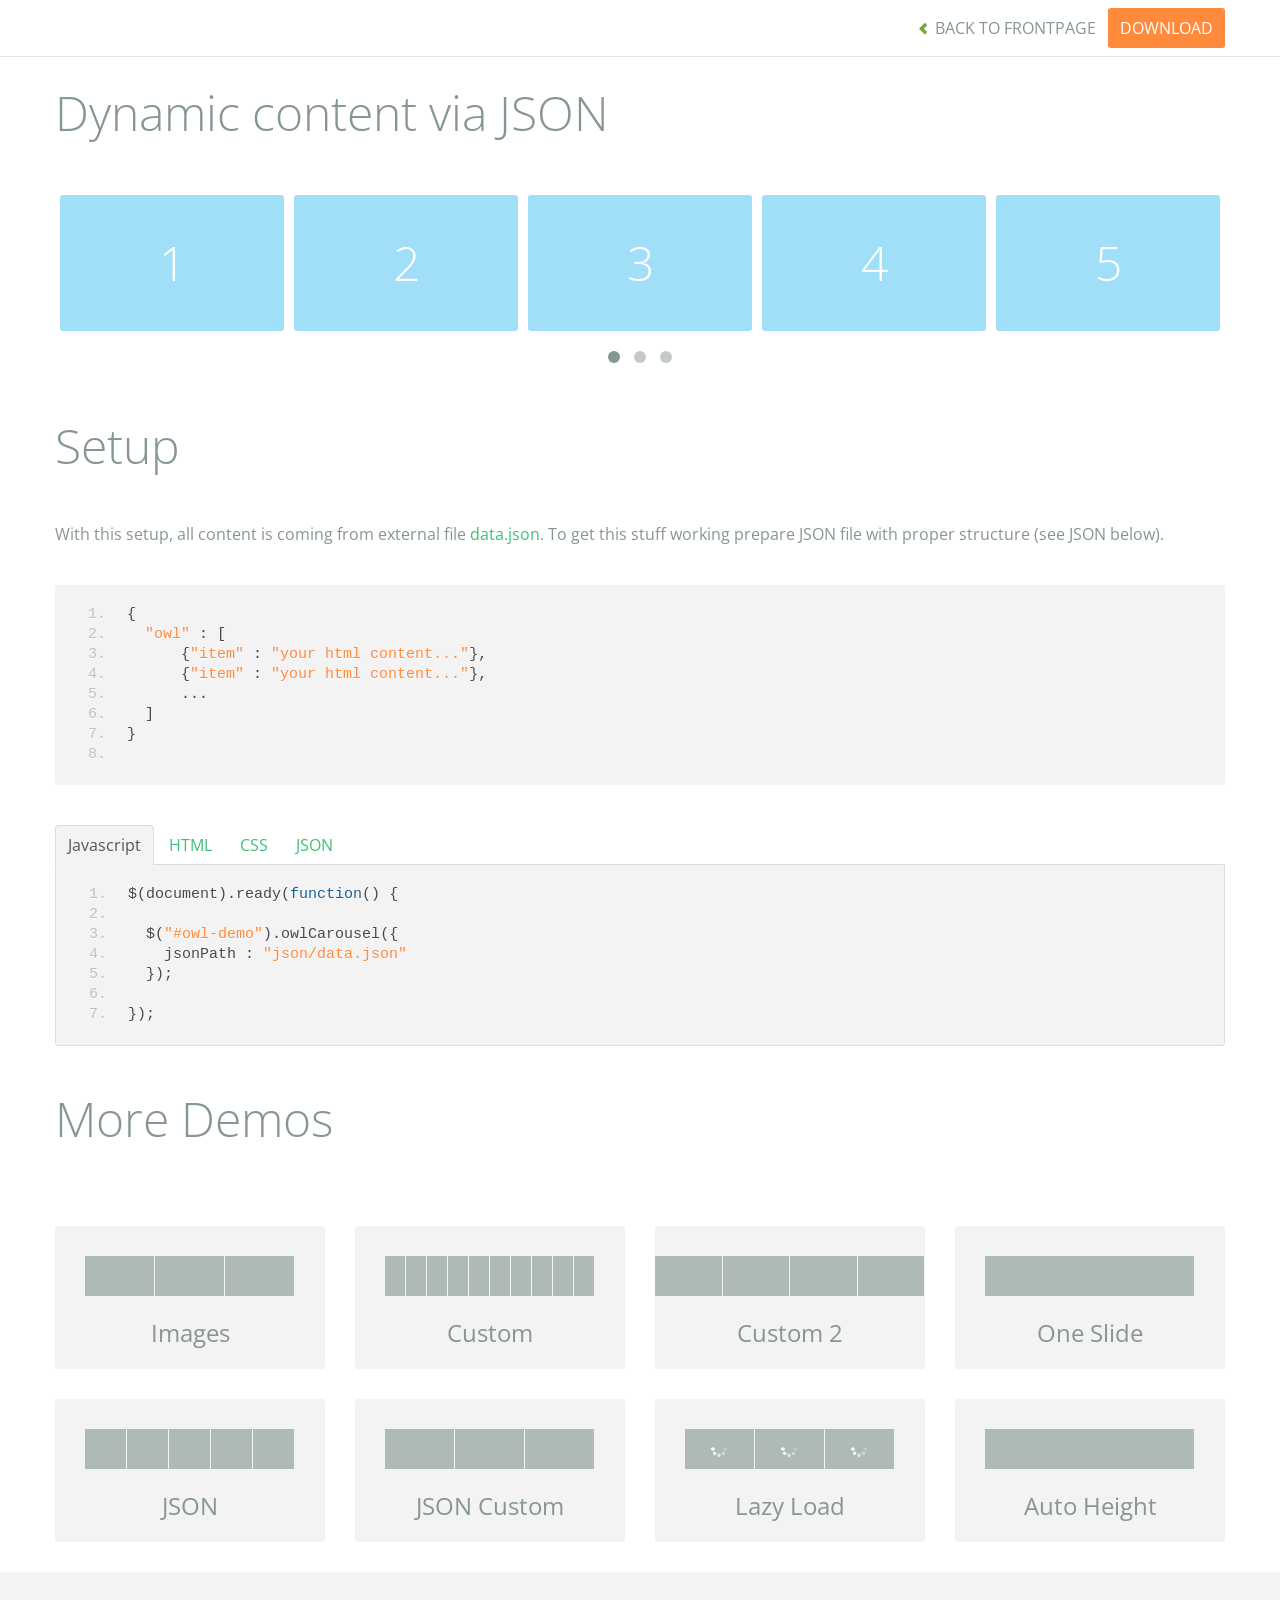
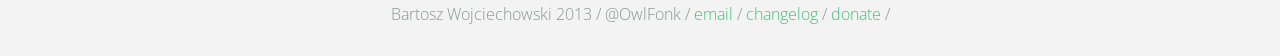
<file: lib/owl.carousel/demos/json.html>
<!DOCTYPE html>
<html lang="en">
  <head>
    <meta charset="utf-8">
    <title>Owl Carousel - Dynamic content via JSON</title>
    <meta name="viewport" content="width=device-width, initial-scale=1.0">
    <meta name="description" content="jQuery Responsive Carousel - Owl Carusel">
    <meta name="author" content="Bartosz Wojciechowski">

    <link href='http://fonts.googleapis.com/css?family=Open+Sans:400italic,400,300,600,700' rel='stylesheet' type='text/css'>
    <link href="../assets/css/bootstrapTheme.css" rel="stylesheet">
    <link href="../assets/css/custom.css" rel="stylesheet">

    <!-- Owl Carousel Assets -->
    <link href="../owl-carousel/owl.carousel.css" rel="stylesheet">
    <link href="../owl-carousel/owl.theme.css" rel="stylesheet">

    <link href="../assets/js/google-code-prettify/prettify.css" rel="stylesheet">

    <!-- Le fav and touch icons -->
    <link rel="apple-touch-icon-precomposed" sizes="144x144" href="../assets/ico/apple-touch-icon-144-precomposed.png">
    <link rel="apple-touch-icon-precomposed" sizes="114x114" href="../assets/ico/apple-touch-icon-114-precomposed.png">
      <link rel="apple-touch-icon-precomposed" sizes="72x72" href="../assets/ico/apple-touch-icon-72-precomposed.png">
                    <link rel="apple-touch-icon-precomposed" href="../assets/ico/apple-touch-icon-57-precomposed.png">
                                   <link rel="shortcut icon" href="../assets/ico/favicon.png">
  </head>
  <body>

      <div id="top-nav" class="navbar navbar-fixed-top">
        <div class="navbar-inner">
          <div class="container">
            <button type="button" class="btn btn-navbar" data-toggle="collapse" data-target=".nav-collapse">
            <span class="icon-bar"></span>
            <span class="icon-bar"></span>
            <span class="icon-bar"></span>
          </button>
            <div class="nav-collapse collapse">
            <ul class="nav pull-right">
              <li><a href="../index.html"><i class="icon-chevron-left"></i> Back to Frontpage</a></li>
              <li><a href="../owl.carousel.zip" class="download download-on" data-spy="affix" data-offset-top="450">Download</a></li>
            </ul>
            <ul class="nav pull-left">
              
            </ul>
            </div>
          </div>
        </div>
      </div>
   
    <div id="title">
      <div class="container">
        <div class="row">
          <div class="span12">
            <h1>Dynamic content via JSON</h1>
          </div>
        </div>
      </div>
    </div>

      <div id="demo">
        <div class="container">
          <div class="row">
            <div class="span12">

              <div id="owl-demo" class="owl-carousel">
              </div>
            </div>
          </div>
        </div>

    </div>

    <div id="example-info">
      <div class="container">
        <div class="row">
          <div class="span12">
            <h1>Setup</h1>
            <p>With this setup, all content is coming from external file <a href="json/data.json">data.json.</a> To get this stuff working prepare JSON file with proper structure (see JSON below).</p>
            <pre class="pre-show prettyprint linenums">
{
  "owl" : [
      {"item" : "your html content..."},
      {"item" : "your html content..."},
      ...
  ]
}
            </pre>
            <ul class="nav nav-tabs" id="myTab">
              <li class="active"><a href="#javascript">Javascript</a></li>
              <li><a href="#HTML">HTML</a></li>
              <li><a href="#CSS">CSS</a></li>
              <li><a href="#JSON">JSON</a></li>
            </ul>
             
            <div class="tab-content">

              <div class="tab-pane active" id="javascript">
<pre class="pre-show prettyprint linenums">
$(document).ready(function() {

  $("#owl-demo").owlCarousel({
    jsonPath : "json/data.json" 
  });

});
</pre>  

              </div>

              <div class="tab-pane" id="HTML">
<pre class="pre-show prettyprint linenums">
&lt;div id="owl-demo" class="owl-carousel owl-theme"&gt;
&lt;/div&gt;
</pre>
              </div>

              <div class="tab-pane" id="CSS">
<pre class="pre-show prettyprint linenums">
#owl-demo .item{
  background: #a1def8;
  padding: 30px 0px;
  display: block;
  margin: 5px;
  color: #FFF;
  -webkit-border-radius: 3px;
  -moz-border-radius: 3px;
  border-radius: 3px;
  text-align: center;
}

</pre>
              </div>
              <div class="tab-pane" id="JSON">
<pre class="pre-show prettyprint linenums">
{
  "owl" : [
      {"item" : "&lt;span class='item'&gt;&lt;h1&gt;1&lt;/h1&gt;&lt;/span&gt;"},
      {"item" : "&lt;span class='item'&gt;&lt;h1&gt;2&lt;/h1&gt;&lt;/span&gt;"},
      {"item" : "&lt;span class='item'&gt;&lt;h1&gt;3&lt;/h1&gt;&lt;/span&gt;"},
      {"item" : "&lt;span class='item'&gt;&lt;h1&gt;4&lt;/h1&gt;&lt;/span&gt;"},
      {"item" : "&lt;span class='item'&gt;&lt;h1&gt;5&lt;/h1&gt;&lt;/span&gt;"},
      {"item" : "&lt;span class='item'&gt;&lt;h1&gt;6&lt;/h1&gt;&lt;/span&gt;"},
      {"item" : "&lt;span class='item'&gt;&lt;h1&gt;7&lt;/h1&gt;&lt;/span&gt;"},
      {"item" : "&lt;span class='item'&gt;&lt;h1&gt;8&lt;/h1&gt;&lt;/span&gt;"},
      {"item" : "&lt;span class='item'&gt;&lt;h1&gt;9&lt;/h1&gt;&lt;/span&gt;"},
      {"item" : "&lt;span class='item'&gt;&lt;h1&gt;10&lt;/h1&gt;&lt;/span&gt;"},
      {"item" : "&lt;span class='item'&gt;&lt;h1&gt;11&lt;/h1&gt;&lt;/span&gt;"},
      {"item" : "&lt;span class='item'&gt;&lt;h1&gt;12&lt;/h1&gt;&lt;/span&gt;"},
      {"item" : "&lt;span class='item'&gt;&lt;h1&gt;13&lt;/h1&gt;&lt;/span&gt;"},
      {"item" : "&lt;span class='item'&gt;&lt;h1&gt;14&lt;/h1&gt;&lt;/span&gt;"}
  ]
}
</pre>
</div>
            </div><!--End Tab Content-->

          </div>
        </div>
      </div>
    </div>

    <div id="more">
      <div class="container">

        <div class="row">
          <div class="span12">
            <h1>More Demos</h1>
          </div>
        </div>

        <div class="row demos-row">
          <div class="span3">
            <a href="images.html" class="demo-box">
              <div class="demo-wrapper demo-images clearfix">
                <div class="demo-slide"><div class="bg"></div></div>
                <div class="demo-slide"><div class="bg"></div></div>
                <div class="demo-slide"><div class="bg"></div></div>
              </div>
              <h3>Images</h3>
            </a>
          </div>

          <div class="span3">
            <a href="custom.html" class="demo-box">
              <div class="demo-wrapper demo-custom clearfix">
                <div class="demo-slide"><div class="bg"></div></div>
                <div class="demo-slide"><div class="bg"></div></div>
                <div class="demo-slide"><div class="bg"></div></div>
                <div class="demo-slide"><div class="bg"></div></div>
                <div class="demo-slide"><div class="bg"></div></div>
                <div class="demo-slide"><div class="bg"></div></div>
                <div class="demo-slide"><div class="bg"></div></div>
                <div class="demo-slide"><div class="bg"></div></div>
                <div class="demo-slide"><div class="bg"></div></div>
                <div class="demo-slide"><div class="bg"></div></div>
              </div>
              <h3>Custom</h3>
            </a>
          </div>

          <div class="span3">
            <a href="itemsCustom.html" class="demo-box">
              <div class="demo-wrapper demo-full clearfix">
                <div class="demo-slide"><div class="bg"></div></div>
                <div class="demo-slide"><div class="bg"></div></div>
                <div class="demo-slide"><div class="bg"></div></div>
                <div class="demo-slide"><div class="bg"></div></div>
              </div>
              <h3>Custom 2</h3>
            </a>
          </div>

          <div class="span3">
            <a href="one.html" class="demo-box">
              <div class="demo-wrapper demo-one clearfix">
                <div class="demo-slide"><div class="bg"></div></div>
              </div>
              <h3>One Slide</h3>
            </a>
          </div>

        </div>
        <div class="row demos-row">
          <div class="span3">
            <a href="json.html" class="demo-box">
              <div class="demo-wrapper demo-Json clearfix">
                <div class="demo-slide"><div class="bg"></div></div>
                <div class="demo-slide"><div class="bg"></div></div>
                <div class="demo-slide"><div class="bg"></div></div>
                <div class="demo-slide"><div class="bg"></div></div>
                <div class="demo-slide"><div class="bg"></div></div>
              </div>
              <h3>JSON</h3>
            </a>
          </div>

          <div class="span3">
            <a href="customJson.html" class="demo-box">
              <div class="demo-wrapper demo-Json-custom clearfix">
                <div class="demo-slide"><div class="bg"></div></div>
                <div class="demo-slide"><div class="bg"></div></div>
                <div class="demo-slide"><div class="bg"></div></div>
              </div>
              <h3>JSON Custom</h3>
            </a>
          </div>

          <div class="span3">
            <a href="lazyLoad.html" class="demo-box">
              <div class="demo-wrapper demo-lazy clearfix">
                <div class="demo-slide"><div class="bg"></div></div>
                <div class="demo-slide"><div class="bg"></div></div>
                <div class="demo-slide"><div class="bg"></div></div>
              </div>
              <h3>Lazy Load</h3>
            </a>
          </div>

          <div class="span3">
            <a href="autoHeight.html" class="demo-box">
              <div class="demo-wrapper demo-height clearfix">
                <div class="demo-slide"><div class="bg"></div></div>
              </div>
              <h3>Auto Height</h3>
            </a>
          </div>

        </div>
      </div>
    </div>


 
    <div id="footer">
      <div class="container">
        <div class="row">
          <div class="span12">
            <h5>Bartosz Wojciechowski 2013 / @OwlFonk / 
            <a href="mailto:owl@owlgraphic.com?subject=Hey Owl!">email</a> / 
            <a href="../changelog.html">changelog</a> /
            <a href="https://www.paypal.com/cgi-bin/webscr?cmd=_s-xclick&hosted_button_id=EFSGXZS7V2U9N">donate</a> / 
            <a href="https://twitter.com/share" class="twitter-share-button" data-url="http://owlgraphic.com/owlcarousel/" data-text="Awesome jQuery Owl Carousel Responsive Plugin" data-via="OwlFonk" data-count="none" data-hashtags="owlcarousel"></a>
            <script>
            var owldomain = window.location.hostname.indexOf("owlgraphic");
            if(owldomain !== -1){
              !function(d,s,id){var js,fjs=d.getElementsByTagName(s)[0],p=/^http:/.test(d.location)?'http':'https';if(!d.getElementById(id)){js=d.createElement(s);js.id=id;js.src=p+'://platform.twitter.com/widgets.js';fjs.parentNode.insertBefore(js,fjs);}}(document, 'script', 'twitter-wjs');
            }
            </script>
            </h5>
          </div>
        </div>
      </div>
    </div>


    <script src="../assets/js/jquery-1.9.1.min.js"></script> 
    <script src="../owl-carousel/owl.carousel.js"></script>


    <!-- Demo -->

    <style>
    #owl-demo .item{
        background: #a1def8;
        padding: 30px 0px;
        display: block;
        margin: 5px;
        color: #FFF;
        -webkit-border-radius: 3px;
        -moz-border-radius: 3px;
        border-radius: 3px;
        text-align: center;
    }
    </style>


    <script>
    $(document).ready(function() {

      $("#owl-demo").owlCarousel({
        jsonPath : "json/data.json"
      });

    });
    </script>


    <script src="../assets/js/bootstrap-collapse.js"></script>
    <script src="../assets/js/bootstrap-transition.js"></script>
    <script src="../assets/js/bootstrap-tab.js"></script>

    <script src="../assets/js/google-code-prettify/prettify.js"></script>
	  <script src="../assets/js/application.js"></script>

  </body>
</html>
</file>
<file: css/orlando.css>
@font-face {
	font-family: 'OpenSans';
	src: url("../fonts/Open_Sans/OpenSans-Regular.ttf");
	font-size: 1em;
}
@font-face {
	font-family: 'OpenSans-Light';
	src: url("../fonts/Open_Sans/OpenSans-Light.ttf");
	font-size: 1em;
}
header {
	width: 100%;
	height: 150px;
	background-color: rgba(94, 41, 154, .8);
	z-index: 2;
    position: relative;
}
header .container {
	position: relative;
}
header .header-black {
	background-color: #000;
	height: 40px;
}
header .header-black li {
	background-image: url("../img/clubs.png");
	background-repeat: no-repeat;
	display: inline-block;
	margin: 4px;
}
header .header-black li.club-01 {
	background-position: 0px 0px;
}
header .header-black li.club-02 {
	background-position: -48px 0px;
}
header .header-black li.club-03 {
	background-position: -95px 0px;
}
header .header-black li.club-04 {
	background-position: -140px 0px;
}
header .header-black li.club-05 {
	background-position: -189px 0px;
}
header .header-black li.club-06 {
	background-position: -239px 0px;
}
header .header-black li.club-07 {
	background-position: -288px 0px;
}
header .header-black li.club-08 {
	background-position: -334px 0px;
}
header .header-black li.club-09 {
	background-position: -381px 0px;
}
header .header-black li.club-10 {
	background-position: -429px 0px;
}
header .header-black li.club-11 {
	background-position: -478px 0px;
}
header .header-black li.club-12 {
	background-position: -527px 0px;
}
header .header-black li.club-13 {
	background-position: -579px 0px;
}
header .header-black li.club-14 {
	background-position: -629px 0px;
}
header .header-black li.club-15 {
	background-position: -671px 0px;
}
header .header-black li.club-16 {
	background-position: -719px 0px;
}
header .header-black li.club-17 {
	background-position: -763px 0px;
}
header .header-black li.club-18 {
	background-position: -808px 0px;
}
header .header-black li.club-19 {
	background-position: -853px 0px;
}
header .header-black li.club-20 {
	background-position: -900px 0px;
}
header .header-black li.club-21 {
	background-position: -950px 0px;
}
header .header-black li.club-22 {
	background-position: -1000px 0px;
}
header .header-black li a {
	width: 32px;
	height: 32px;
	display: block;
}
header #logotipo {
	position: absolute;
	top: 20px;
	z-index: 3;
}
#banner h1.efeito {
	color:red;
	font-size:12em;
}
#menu {
	margin: 12px 0;
}
#menu li {
	display: inline-block;
	font-family: "OpenSans";
}
#menu li.search {
	width: 182px;
	transition-timing-function: cubic-bezier(1,-.91,.91,1);
	transition-duration: 1s;
}
#menu li.search.ativo {
	width: 300px;
}
#menu li.search input {
	background-color: #5C2D90;
	color: #fff;
	border: none;
	height: 30px;
	line-height: 30px;
	padding-left: 8px;
}
#menu li.search.ativo input {
	width: 300px;
}
#menu li.search ::-webkit-input-placeholder {
	color: #fff;	
}
#menu li.search button {
	background: none;
	border: none;
	position: absolute;
    right: 3px;
    top: 7px;
}
#menu li.search button i {
	font-size: 14px;
	color: rgba(255, 255, 255, .5);
}
#menu li a {
	color: #FFF;
	font-size: 16px;
	padding: 10px 25px;
	font-weight: bold;
}
#menu li.search .input-group {
	top: 8px;
}
#banner {
	width: 100%;
	height: 728px;
	position: relative;
	background: url("../img/banner.jpg") no-repeat;
	background-position: 0px -100px;
	top: -130px;
}
#banner h1 {
	transition:1s;
	color: #fff;
	top: 300px;
	position: relative;
	font-size: 92px;
	text-shadow:2px 2px 2px rgba(0, 0, 0, .45);
	font-family: 'OpenSans-Light';
	margin-left: 50px;
}
#banner h1 small {
	font-size: 32px;
	display: block;
	color: #FFF;
	font-family: 'OpenSans';
	font-weight: bold;
}
#news {
	position: relative;
    top: -110px;
}
#news h2 {
	color:#5E2799;
	font-family: 'OpenSans-Light';
	font-size: 48px;
	text-transform: uppercase;
	text-align: center;
}
#news hr {
	border:#FDE192 solid 8px;
	width: 200px;
	margin: 0 auto;
}
#news .thumbnails {
	margin-top: 20px;
}
#news .thumbnails h3 {
	color: #5E299A;
	font-size: 18px;
	font-family: 'OpenSans';
	font-weight: bold;
	margin-bottom: 0;
}
#news .thumbnails time {
	color:#A7A7A7;
	font-size: 18px;
	font-family: 'OpenSans';
}
#news .thumbnails .item-inner {
	padding: 10px;
}
#news .thumbnails .item-inner img {
	width: 100%;
}
#estatisticas {
	background-color: #5E299A;
	width: 100%;
	height: 200px;
	text-align: center;
}
#estatisticas p {
	color: #FDE092;
	text-transform: uppercase;
	font-family: 'OpenSans-Light';
	font-size: 64px;
	margin-top: 36px;
}
#estatisticas p small {
	color: #fff;
	font-size: 24px;
	display: block;
}
#call-to-action {
	text-align: center;
	margin-top: 105px;
}
#call-to-action h2 {
	color:#5E2799;
	font-family: 'OpenSans-Light';
	font-size: 48px;
	text-align: center;
}
#call-to-action hr {
	border:#FDE192 solid 8px;
	width: 200px;
	margin: 0 auto;
}
#call-to-action p {
	margin-top: 60px;
	margin-bottom: 40px;
	color: #656565;
}
#call-to-action .btn {
	min-width: 164px;
    height: 44px;
    line-height: 34px;
    border-radius: 0;
}
#call-to-action .btn-roxo {
    color: #fff;
    background-color: #5E299A;
    border-color: #5E299A;
}
#call-to-action .btn-amarelo {
    color: #000;
    background-color: #FDE192;
    border-color: #FDE192;
}
#call-to-action .row-max-400 {
	margin: 0 auto;
	max-width: 400px;
}
footer {
	margin-top: 110px;
}
footer .row {
	width: 100%;
}
footer .row p {
	line-height: 55px;
	margin-bottom: 0;
}
footer .row-cinza-claro {
	height: 200px;
	background-color: #171F26;
}
footer .row-cinza-escuro {
	height: 60px;
	background-color: #11171D;
	border-top: #242D37 1px solid;
}
footer .pull-left {
	font-family: 'OpenSans';
	font-size: 14px;
	color: #666;
}
footer .text-roxo {
	color: #623291;
	font-family: 'OpenSans';
	font-weight: bold;
	font-size: 14px;
}
footer .logotipo {
	margin-top: 28px;
}
footer .col-popular-post,
footer .col-links,
footer .col-get-in-touch {
	margin-top: 40px;
}
footer .row-cols h4 {
	font-family: 'OpenSans';
	font-size: 16px;
	color: #FFF;
	padding-bottom: 17px;
	border-bottom: #242D37 1px solid;
}
footer .row-cols h5 {
	color: #666;
	font-family: Arial;
	font-size: 14px;
	margin-bottom: 0;
}
footer .row-cols time {
	color: #FDE092;
	font-family: Arial;
	font-size: 14px;
}
footer .col-links a {
	color: #FFF;
	font-family: Arial;
	font-size: 14px;
}
footer .col-links .fa {
	margin: 0 6px;
}
footer .col-get-in-touch address {
	color:#666;
	font-family: Arial;
	font-size: 14px;
	margin-bottom: 6px;
}
footer .col-get-in-touch address span {
	display: inline-block;
}
footer .col-get-in-touch address i {
	position: relative;
	top: -14px;
}
footer .col-get-in-touch i {
	color: #9B9B9B;
	font-size: 20px;
	margin: 0 6px;

}
footer .col-get-in-touch a {
	color: #666;
}
footer .col-get-in-touch p {
	line-height: 20px;
}
footer .list-socials {
	margin-top: 4px;
}
footer .list-socials li {
	display: inline-block;
	margin-right: 8px;
}
footer .list-socials a {
	display: block;
	border: #9B9B9B 1px solid;
	width: 28px;
	height: 28px;
	line-height: 28px;
	border-radius: 14px;
	text-align: center;
}
footer .list-socials i {
	font-size: 16px;
	margin: 7px auto;
}
video {
	width: 60%;
}
</file>
<file: lib/owl.carousel/assets/js/google-code-prettify/prettify.css>
.com { color: #93a1a1; }
.lit { color: #195f91; }
.pun, .opn, .clo { color: #93a1a1; }
.fun { color: #dc322f; }
.str, .atv { color: #ff8a3c; }
.kwd, .prettyprint .tag { color: #195f91; }
.typ, .atn, .dec, .var { color: #3fbf79; }
.pln { color: #48484c; }
.pun{ color:#48484c; }
pre.prettyprint {
  padding: 20px;
  background-color: #f3f3f3;
  border: 0px solid #e1e1e8;
}


/* Specify class=linenums on a pre to get line numbering */
ol.linenums {
  margin: 0 0 0 40px; /* IE indents via margin-left */
}
ol.linenums li {
  padding-left: 12px;
  color: #bebec5;
  line-height: 20px;
  text-shadow: 0 1px 0 #fff;
}
</file>
<file: lib/owl.carousel/assets/css/custom.css>
/* Owl Carousel Bootstrap Custom CSS */

/* Header Navigation */
#top-nav{
	border-bottom: 1px solid #e1e6dd;
	background: #FFF;
	-webkit-transform: translateZ(0)

}
#top-nav.navbar{
	margin-bottom: 0px;

}
#top-nav.navbar .nav{
	margin: 8px 0px;
}
	
#top-nav.navbar .nav > li > a {
	padding: 6px 12px;
	margin: 0px;
	text-transform: uppercase;
	font-weight: 400;

	-webkit-transition: background-color 200ms ease;
	-moz-transition: background-color 200ms ease;
	-o-transition: background-color 200ms ease;
	transition: background-color 200ms ease;
}
#top-nav.navbar .nav > li > a.download{
	-webkit-border-radius: 3px;
	-moz-border-radius: 3px;
	border-radius: 3px;
}

#top-nav.navbar .nav > li > a.download-on{
	background-color: #ff8a3c;
	color: #ffffff;
}
#top-nav.navbar .nav > li > a.download-on:hover{
	color: #ffffff;
	background-color: #ff7920;
}
.btn-navbar span.icon-bar{
	margin-top: 0px;
}

/* Header  */

#header{
	background: #f1f1f1;
	padding: 100px 0 100px;
}
#header h1{
	color: #7fc242;
	margin-bottom: 10px;
	margin-top: 40px;
}
#header h3{
	margin-bottom: 30px;
	width: 400px;
}
#header .btn-success {
	padding: 15px 30px;
	margin-bottom: 5px;
}
#header .logo{
	display: block;
	margin-top:60px;
	float: right
}
img.arrow-down{
	margin: 0 auto;
	display: block;
}
h1{
	margin-top: 80px;
}

pre.pre-show{
	margin: 40px 0px;

}
.tab-content pre.pre-show{
	margin: 0px 0px 0px 0px;
}
.nav-tabs{
	margin-top: 20px;
	margin-bottom: 0px;
	
}
.tab-content{
	border-left: 1px solid #ddd;
	border-right: 1px solid #ddd;
	border-bottom: 1px solid #ddd;
	-webkit-border-radius: 0px 0px 4px 4px;
	-moz-border-radius: 0px 0px 4px 4px;
	border-radius: 0px 0px 4px 4px;
	
}
/* Content */
.table th, .table td {
padding: 8px 12px;
}

/* Footer */

#footer{
	padding: 20px 0px;
	background: #f3f3f3;
	text-align: center
}
.twitter-share-button{
	top: 4px;
	position: relative;
}

/* Demo Slides */

#owl-example .item{
	padding: 30px 0px;
	margin: 10px;
	color: #FFF;
	-webkit-border-radius: 3px;
	-moz-border-radius: 3px;
	border-radius: 3px;
	text-align: center;
}
#owl-example .item img{
	width: auto;
	margin: 0 auto;
	display: block;
}
#owl-example .item h3{
	font-size: 28px;
	font-weight: 300;
	margin: 25px 0 0;
}
#owl-example .item h4{
	margin: 5px 0 0;
	font-size: 18px;
}
.item h1{
	margin: inherit;
}

.orange{
	background: #ff8a3c;
}
.darkCyan{
	background: #42bdc2;
}
.forestGreen{
	background: #7fc242;
}
.yellow {
	background: #ffd800;
}
.dodgerBlue {
	background: #388bd1;
}
.skyBlue {
	background: #a1def8;
}
.zombieGreen {
	background: #3fbf79;
}
.violet {
	background: #db6ac5;
}
.yellowLight {
	background: #fee664;
}
.steelGray {
	background: #cad3d0;
}

/* More Demo Box */

#example-info h1,
#more h1{
	margin-top: 40px;
}
.demos-row{
	margin-top: 30px;
	margin-bottom: 30px;
}
.demo-page{
	margin-top: 0px;
	margin-bottom: 100px;
}
.demo-box{
	display: block;
	background: #f3f3f3;
	text-align: center;
	font-size: 18px;
	-webkit-border-radius: 3px;
	-moz-border-radius: 3px;
	border-radius: 3px;
}
.demo-box h3{
	padding-bottom:20px;
	margin: 0px;
	color: #869690;
}
.demo-box:hover{
	text-decoration: none;
}
.demo-wrapper{
	padding: 30px 0px 20px 0px;
	padding-left: 30px;
	padding-right: 30px;
}
.demo-slide {
	float: left;
}
.demo-slide .bg{
	background: #aebab6;
	margin-right: 1px;
	height: 100%;
}
.demo-box:hover .demo-slide .bg{
	background: #7fc242;
}
/* Images */
.demo-images .demo-slide{
	height: 40px;
	width: 33.3333333%;
}

/* Full */
.demo-full {
	padding-left: 0px;
	padding-right: 0px;
}
.demo-full .demo-slide{
	height: 40px;
	width: 25%;
}

/* Custom */
.demo-custom .demo-slide{
	height: 40px;
	width: 10%;
}
/* One */
.demo-one .demo-slide{
	height: 40px;
	width: 100%;
}

/* json */

.demo-Json .demo-slide {
	height: 40px;
	width: 20%;
}
.demo-Json-custom .demo-slide{
	height: 40px;
	width: 33.3333333%;
}
/* loading icon */

.demo-lazy .demo-slide{
	height: 40px;
	width: 33.3333333%;
}
.demo-lazy .demo-slide .bg{
background: url('../img/AjaxLoader.gif') no-repeat center center #aebab6;
}

/* Auto Height */
.demo-height .demo-slide{
	height: 40px;
	width: 100%;
}

/* Changelog  */
#changelog{
	margin-bottom: 40px;
}
#changelog .label{
	margin-bottom:10px;
}
#changelog .log{
	margin-bottom: 30px;
	padding-bottom: 30px;
	border-bottom: 1px solid #e1e6dd;
}
/* Faq */
#faq dt {
	line-height: 26px;
}
#faq dd{
	line-height: 22px;
	margin-bottom: 20px;
}



/* Responsive Stuff */


@media (max-width: 979px) {
	.navbar-fixed-top .navbar-inner, .navbar-fixed-bottom .navbar-inner {
	padding: 0px;
	}
	.navbar-fixed-top, .navbar-fixed-bottom {
	position: fixed;
	}
}
@media (max-width: 768px) {
	.navbar.navbar-fixed-top{
		position: static;
	}
	.btn.btn-navbar{
		margin: 9px 20px 9px 8px;
		padding: 10px 10px;
	}
	.nav-collapse .nav > li{
		border-top: 1px solid #e1e6dd;
		text-align: center
	}
	#header .logo{
		margin-top:40px;
		margin: 20px auto 0px;
		float: none;
		height: 150px;
	}
	#header {
		text-align: center;
		padding: 60px 0px 30px;
	}
	#header h1{
		margin: 10px 0;
	}
	#header h3{
	margin-bottom: 10px;
	width: auto;
	padding: 0px 20px;
	}
	h1 {
		font-size: 38px;
		margin: 20px 0;
	}
	h2 {
		font-size: 24px;
	}
	h3 {
		font-size: 20px;
	}
	h4 {
		font-size: 16px;
	}
	h5 {
		font-size: 13px;
	}
	h6 {
		font-size: 12px;
	}

}


@media (max-width: 480px) {
	.navbar-fixed-top, .navbar-fixed-bottom {
	position: static;
	}
	#header {
		text-align: center;
		padding: 20px 0px 20px;
	}
	#header .logo{
		margin-top:0px;
	}

}

/*
NO MORE TABLES!! ;)
*/
@media (max-width: 767px) {

	.hp-table table, .hp-table thead, .hp-table .hp-table tbody, .hp-table th, .hp-table td, .hp-table tr { 
		display: block; 
	}
	.hp-table thead tr { 
		display: none;
	}
	.hp-table tr { border: 0px solid #ccc; margin-bottom: 10px; }
	
	.hp-table td:before { 
		top: 6px;
		left: 6px;
		width: 45%; 
		padding-right: 10px; 
		white-space: nowrap;
	}

	.hp-table td:nth-of-type(2):before { 
		content: "Default:";
		font-weight: bold;
	}
	.hp-table td:nth-of-type(3):before { 
		content: "Type:";
		font-weight: bold;
	}
	.hp-table td:nth-of-type(4):before { 
		content: "Description:";
		font-weight: bold;
	}
}
</file>
